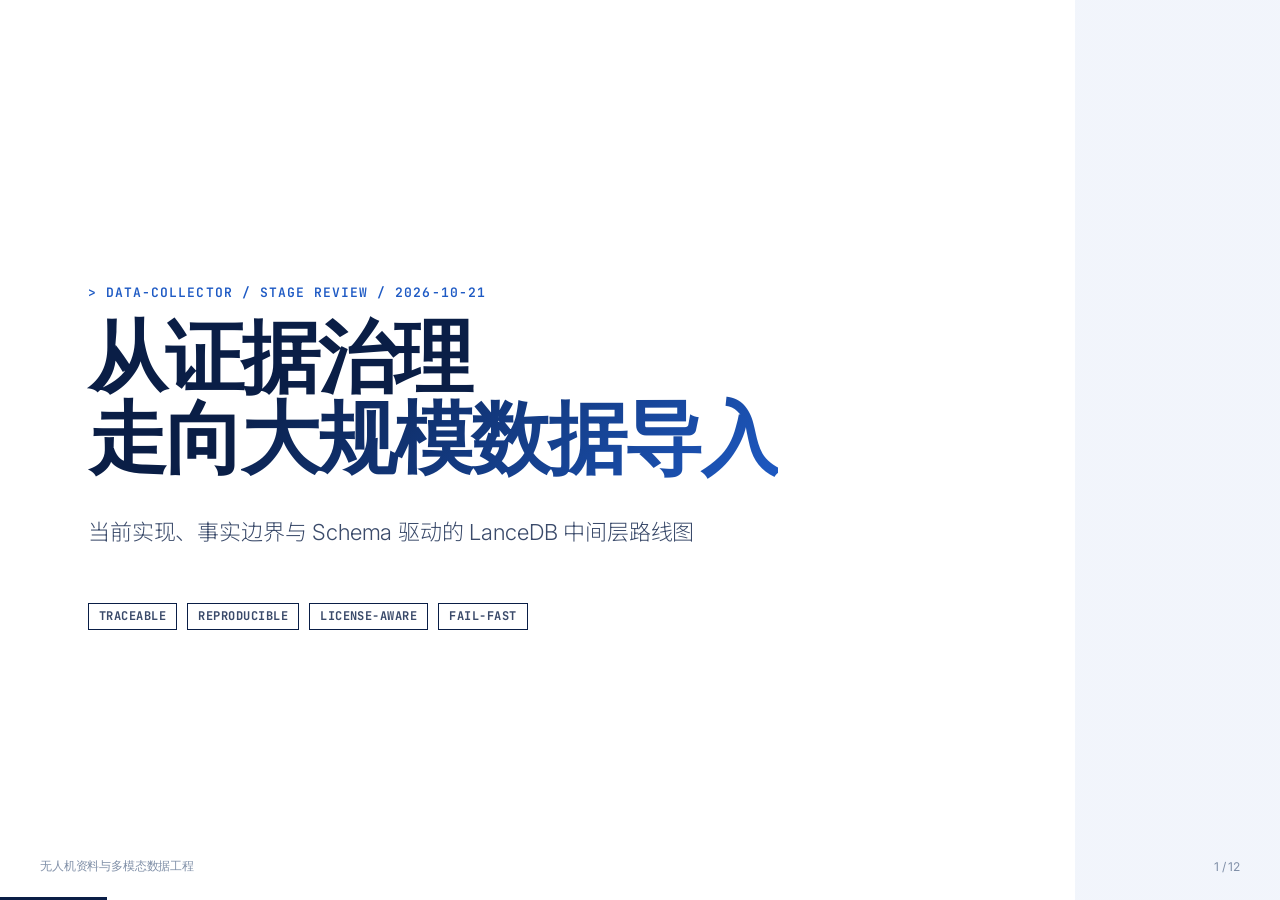
<file: docs/presentations/data-governance-roadmap/index.html>
<!DOCTYPE html>
<html lang="zh-CN">
<head>
  <meta charset="utf-8">
  <meta name="viewport" content="width=device-width,initial-scale=1">
  <title>data-collector：当前实现与下一步计划</title>
  <link rel="stylesheet" href="assets/fonts.css">
  <link rel="stylesheet" href="assets/base.css">
  <link rel="stylesheet" href="assets/animations/animations.css">
  <link rel="stylesheet" id="theme-link" href="assets/themes/engineering-whiteprint.css">
  <link rel="stylesheet" href="style.css">
</head>
<body class="tpl-tech-sharing" data-themes="engineering-whiteprint,minimal-white,blueprint,tokyo-night" data-theme-base="assets/themes/">
<div class="deck">

  <section class="slide cover" data-title="当前实现与下一步计划">
    <p class="kicker">data-collector / stage review / 2026-10-21</p>
    <h1 class="h1 anim-fade-up" data-anim="fade-up">从证据治理<br>走向<span class="gradient-text">大规模数据导入</span></h1>
    <p class="lede mt-m">当前实现、事实边界与 Schema 驱动的 LanceDB 中间层路线图</p>
    <div class="cover-meta mt-l">
      <span class="tag">TRACEABLE</span>
      <span class="tag">REPRODUCIBLE</span>
      <span class="tag">LICENSE-AWARE</span>
      <span class="tag">FAIL-FAST</span>
    </div>
    <div class="deck-footer"><span class="mono">无人机资料与多模态数据工程</span><span class="slide-number" data-current="1" data-total="12"></span></div>
    <div class="notes">这次展示分成两部分。前半部分只讲仓库里已经落地并有报告支撑的能力，后半部分讲暂未实现的 LanceDB 导入路线图。需要特别强调，当前系统已经具备治理和验收闭环，但还不是通用的大规模向量数据库导入器。</div>
  </section>

  <section class="slide" data-title="汇报路线">
    <p class="kicker">agenda.yaml</p>
    <h2 class="h2">一条主线，两段能力。</h2>
    <div class="stack mt-l">
      <div class="agenda-row"><span class="num">01</span><span class="t">项目解决什么问题</span><span class="d">定位</span></div>
      <div class="agenda-row"><span class="num">02</span><span class="t">当前已经实现什么</span><span class="d">事实</span></div>
      <div class="agenda-row"><span class="num">03</span><span class="t">结果如何被证明</span><span class="d">证据</span></div>
      <div class="agenda-row"><span class="num">04</span><span class="t">下一阶段如何存与导</span><span class="d">架构</span></div>
      <div class="agenda-row"><span class="num">05</span><span class="t">按什么顺序开发和验收</span><span class="d">路线图</span></div>
    </div>
    <div class="deck-footer"><span class="mono">current → evidence → evolution</span><span class="slide-number" data-current="2" data-total="12"></span></div>
    <div class="notes">汇报不按脚本逐个介绍，而是从问题、实现、证据、架构和计划依次展开。这样可以清楚区分已经实现的能力和仍处于规划阶段的能力，避免把路线图当成当前成果。</div>
  </section>

  <section class="slide" data-title="项目定位">
    <p class="kicker">01 / positioning</p>
    <h2 class="h2">重点不是“下载更多”，<br>而是让数据可以被信任。</h2>
    <div class="grid g3 mt-l">
      <div class="card card-accent"><h4>可追溯</h4><p class="dim">每个来源、字段、文件和结论都有 source、quote、locator 或哈希定位。</p></div>
      <div class="card card-accent"><h4>可复现</h4><p class="dim">成员交付保持只读，机器生成物能够通过统一入口重新构建。</p></div>
      <div class="card card-accent"><h4>许可可见</h4><p class="dim">未知、非商业、研究限定和不可再分发均保留为风险状态。</p></div>
    </div>
    <div class="callout mt-l"><strong>项目边界</strong><span>不是通用爬虫，不绕过访问控制，也不把小样本通过解释成全量数据已经验证。</span></div>
    <div class="deck-footer"><span class="mono">governance before scale</span><span class="slide-number" data-current="3" data-total="12"></span></div>
    <div class="notes">这一页要先把项目的评价标准讲清楚。成功不等于下载量最大，而是任意数据都能回答从哪里来、是否允许使用、有没有被改变、验证做到哪一步。</div>
  </section>

  <section class="slide" data-title="当前数据链路">
    <p class="kicker">02 / current architecture</p>
    <h2 class="h2">当前链路已经覆盖治理与验收。</h2>
    <div class="pipeline mt-l">
      <div class="pipe-node"><span class="pipe-id">A</span><h4>成员交付</h4><p>datasets / 只读</p></div>
      <div class="pipe-arrow">→</div>
      <div class="pipe-node"><span class="pipe-id">B</span><h4>标准化</h4><p>records / evidence</p></div>
      <div class="pipe-arrow">→</div>
      <div class="pipe-node"><span class="pipe-id">C</span><h4>治理门禁</h4><p>hash / duplicate / quality</p></div>
      <div class="pipe-arrow">→</div>
      <div class="pipe-node"><span class="pipe-id">D</span><h4>受控采集</h4><p>metadata / raw</p></div>
      <div class="pipe-arrow">→</div>
      <div class="pipe-node hero"><span class="pipe-id">E</span><h4>复现验收</h4><p>staging / reports</p></div>
    </div>
    <div class="grid g2 mt-l">
      <div class="card"><h4>离线重建</h4><p class="dim"><span class="mono">run_all.py</span> 负责导入、治理、门禁和测试，不访问网络。</p></div>
      <div class="card"><h4>独立数据验收</h4><p class="dim"><span class="mono">run_data_pipeline.py</span> 负责样本复现、原件抽检和治理重建。</p></div>
    </div>
    <div class="deck-footer"><span class="mono">immutable input → reproducible outputs</span><span class="slide-number" data-current="4" data-total="12"></span></div>
    <div class="notes">这里重点解释两个入口的边界。run_all 是离线治理重建，不负责下载；run_data_pipeline 是受控样本和已接收原件的验收，也不会把受限原始载荷复制到 curated。</div>
  </section>

  <section class="slide" data-title="已实现能力">
    <p class="kicker">03 / shipped capabilities</p>
    <h2 class="h2">六类能力已经落地。</h2>
    <div class="cap-grid mt-l">
      <div class="card"><span class="cap-num">01</span><h4>标准化导入</h4><p class="dim">型号、数据集、证据与来源</p></div>
      <div class="card"><span class="cap-num">02</span><h4>治理建模</h4><p class="dim">关系、冲突、缺口、许可</p></div>
      <div class="card"><span class="cap-num">03</span><h4>元数据采集</h4><p class="dim">GitHub、Mendeley、Zenodo、HTTP</p></div>
      <div class="card"><span class="cap-num">04</span><h4>受控下载</h4><p class="dim">HTTPS、大小上限、预期哈希、收据</p></div>
      <div class="card"><span class="cap-num">05</span><h4>质量门禁</h4><p class="dim">SHA-256、完全重复、Schema 校验</p></div>
      <div class="card"><span class="cap-num">06</span><h4>复现与看板</h4><p class="dim">小样本验收、报告和静态展示</p></div>
    </div>
    <div class="deck-footer"><span class="mono">implemented / tested / reported</span><span class="slide-number" data-current="5" data-total="12"></span></div>
    <div class="notes">六类能力都可以在仓库脚本、生成物和测试中找到对应证据。GitHub 当前只采集仓库元数据和 release 列表，不下载完整仓库或附件；受控下载目前主要用于已批准的 Mendeley 工件。</div>
  </section>

  <section class="slide" data-title="阶段结果">
    <p class="kicker">04 / evidence snapshot · 2026-10-08</p>
    <h2 class="h2">当前阶段有数字，也有边界。</h2>
    <div class="kpi-grid mt-l">
      <div class="kpi"><strong>4</strong><span>标准化型号</span></div>
      <div class="kpi"><strong>36</strong><span>字段证据</span></div>
      <div class="kpi"><strong>3</strong><span>数据集卡</span></div>
      <div class="kpi"><strong>25</strong><span>工程层来源</span></div>
      <div class="kpi"><strong>29</strong><span>标准化关系</span></div>
      <div class="kpi"><strong>126</strong><span>扫描文件</span></div>
      <div class="kpi good"><strong>0</strong><span>ERROR</span></div>
      <div class="kpi warn"><strong>4</strong><span>WARNING</span></div>
    </div>
    <div class="status-line mt-l"><span class="status good">PASS</span><span>DroneRF 官方 RAR 指定 segment 与受控样本哈希一致</span></div>
    <div class="deck-footer"><span class="mono">reports generated at 2026-10-08</span><span class="slide-number" data-current="6" data-total="12"></span></div>
    <div class="notes">这些数字来自 2026 年 10 月 8 日的现有报告，正式汇报前应重新运行流水线刷新。四个 Warning 是型号来源许可待审阅，不是文件损坏；三个受控样本的 Warning 是交付摘要与实际包清单冲突。</div>
  </section>

  <section class="slide" data-title="证据案例与边界">
    <p class="kicker">05 / proof chain</p>
    <h2 class="h2">DroneRF 已形成一条真实证据链。</h2>
    <div class="proof-chain mt-l">
      <div><b>官方 API</b><span>文件清单 / SHA-256</span></div><i>→</i>
      <div><b>受控下载</b><span>L/H 两个 RAR</span></div><i>→</i>
      <div><b>原件保全</b><span>raw / receipt</span></div><i>→</i>
      <div><b>指定抽取</b><span>segment 0</span></div><i>→</i>
      <div><b>交叉验证</b><span>哈希完全一致</span></div>
    </div>
    <div class="grid g2 mt-l">
      <div class="card boundary-ok"><h4>已经证明</h4><p class="dim">来源、下载文件、指定 segment 和受控样本之间能够建立哈希一致性。</p></div>
      <div class="card boundary-no"><h4>尚未证明</h4><p class="dim">全量 CSV 语义、全部标签、硬件同步、标定和模型效果均未完成逐项验证。</p></div>
    </div>
    <div class="deck-footer"><span class="mono">proof ≠ inference</span><span class="slide-number" data-current="7" data-total="12"></span></div>
    <div class="notes">这一页是当前实现最有说服力的案例，同时也要把边界讲完整。验证 segment 0 一致只能证明抽检范围内的文件身份，不能推导整个数据集的语义和标签都已经验证。</div>
  </section>

  <section class="slide" data-title="下一阶段定位">
    <p class="kicker">06 / target capability</p>
    <h2 class="h2">下一阶段：Schema 驱动的<br>数据治理与导入中间层。</h2>
    <div class="grid g2 mt-l">
      <div class="card card-accent">
        <h4>可复用引擎</h4>
        <p class="dim">扫描、计划、分块、批量写入、收据和独立验收形成稳定框架。</p>
        <div class="tag mt-m">ENGINE</div>
      </div>
      <div class="card card-accent">
        <h4>一次性任务</h4>
        <p class="dim">每个数据集显式选择 Schema、reader、chunker、transform 和目标表。</p>
        <div class="tag mt-m">JOB + SCHEMA</div>
      </div>
    </div>
    <div class="callout mt-l"><strong>关键原则</strong><span>不自动猜格式，不自动切模型，不跳过坏文件；未注册能力直接报错。</span></div>
    <div class="deck-footer"><span class="mono">reusable engine / explicit job contract</span><span class="slide-number" data-current="8" data-total="12"></span></div>
    <div class="notes">目标不是做一个包含大量分支的万能脚本，而是做一个稳定引擎。数据集差异由显式 Schema 和注册处理器表达，任何未声明的情况都应失败并留下证据。</div>
  </section>

  <section class="slide" data-title="下一阶段存储架构">
    <p class="kicker">07 / storage architecture</p>
    <h2 class="h2">Raw 保存事实，LanceDB 提供消费能力。</h2>
    <div class="storage-flow mt-l">
      <div class="storage-card raw"><span>01</span><h4>RAW</h4><p>原始文件、URL、哈希、许可、收据</p><small>只增不改</small></div>
      <div class="pipe-arrow">→</div>
      <div class="storage-card"><span>02</span><h4>STAGING</h4><p>解压、解析、标准化、分块、特征</p><small>可重建</small></div>
      <div class="pipe-arrow">→</div>
      <div class="storage-card target"><span>03</span><h4>LanceDB</h4><p>chunk、metadata、vector、原件定位</p><small>可查询</small></div>
      <div class="pipe-arrow">→</div>
      <div class="storage-card"><span>04</span><h4>REPORTS</h4><p>manifest、receipt、quality report</p><small>可审计</small></div>
    </div>
    <p class="lede mt-l">大型视频、音频、压缩包默认不重复塞入数据库；数据库保存标准化分块、向量与原始对象 URI。</p>
    <div class="deck-footer"><span class="mono">archive separately / index deliberately</span><span class="slide-number" data-current="9" data-total="12"></span></div>
    <div class="notes">需要明确回答“是不是下载后全部存数据库”。答案是否定的：Raw 原件保持独立，LanceDB 保存可消费的数据与定位。小型文本或固定数组是否内联，由 Schema 的 payload_mode 明确决定。</div>
  </section>

  <section class="slide" data-title="LanceDB 数据模型">
    <p class="kicker">08 / data model</p>
    <h2 class="h2">两张核心表建立追溯关系。</h2>
    <div class="grid g2 mt-l model-grid">
      <div class="terminal">
        <div class="bar"><span class="dot"></span><span class="dot"></span><span class="dot"></span><span>assets</span></div>
        <div class="schema-list">
          <b>asset_id</b><span>确定性 ID</span>
          <b>source_uri</b><span>原始对象位置</span>
          <b>source_sha256</b><span>身份校验</span>
          <b>license_status</b><span>使用边界</span>
          <b>schema_version</b><span>导入契约</span>
        </div>
      </div>
      <div class="terminal">
        <div class="bar"><span class="dot"></span><span class="dot"></span><span class="dot"></span><span>chunks</span></div>
        <div class="schema-list">
          <b>chunk_id</b><span>确定性 ID</span>
          <b>asset_id</b><span>原件引用</span>
          <b>locator</b><span>时间 / 帧 / 行 / 偏移</span>
          <b>payload_uri</b><span>载荷位置</span>
          <b>transform_version</b><span>处理版本</span>
        </div>
      </div>
    </div>
    <div class="formula mt-l"><span>chunk_id</span><strong>= SHA256(asset_id + locator + transform + version)</strong></div>
    <div class="deck-footer"><span class="mono">same input + same contract = same identity</span><span class="slide-number" data-current="10" data-total="12"></span></div>
    <div class="notes">首期用 assets 和 chunks 两张表即可表达原件与分块。LanceDB 没有关系数据库式外键约束，因此独立验收程序必须检查所有 chunk 都能找到存在且哈希一致的 asset。</div>
  </section>

  <section class="slide" data-title="开发路线图">
    <p class="kicker">09 / roadmap</p>
    <h2 class="h2">先证明契约，再扩大规模。</h2>
    <div class="roadmap mt-l">
      <div class="road-step active"><b>M0</b><span>需求契约</span><small>查询目标 / 存储边界</small></div>
      <div class="road-step"><b>M1</b><span>只读规划器</span><small>Schema / 空间估算</small></div>
      <div class="road-step"><b>M2</b><span>小样本导入</span><small>DroneRF / LanceDB</small></div>
      <div class="road-step"><b>M3</b><span>独立验收</span><small>引用 / 边界 / 回读</small></div>
      <div class="road-step"><b>M4</b><span>规模验证</span><small>1 GB → 20 GB → 全量</small></div>
      <div class="road-step"><b>M5</b><span>向量检索</span><small>模型 / 维度 / 索引</small></div>
      <div class="road-step"><b>M6</b><span>多模态扩展</span><small>MMAUD / Anti-UAV300</small></div>
    </div>
    <div class="callout mt-l"><strong>首个 MVP</strong><span>已经验收的 DroneRF L/H CSV → 显式固定窗口 → assets/chunks → 独立回读验证。</span></div>
    <div class="deck-footer"><span class="mono">controlled sample before hundreds of GB</span><span class="slide-number" data-current="11" data-total="12"></span></div>
    <div class="notes">开发顺序刻意把 embedding 放在后面。先证明存储、身份、分块、重复运行和追溯都可靠，再决定 RF 特征模型；否则几百 GB 数据可能按照错误语义被批量写入。</div>
  </section>

  <section class="slide closing" data-title="结论">
    <p class="kicker">10 / decision</p>
    <h2 class="h2">当前闭环已经成立，<br>下一步从<span class="gradient-text">契约</span>开始。</h2>
    <div class="grid g2 mt-l">
      <div class="card"><h4>现在</h4><p class="dim">采集、下载、哈希、去重、质量门禁、样本复现、治理报告。</p><span class="status good mt-m">IMPLEMENTED</span></div>
      <div class="card"><h4>下一步</h4><p class="dim">Schema、导入计划、确定性 ID、LanceDB writer、独立验收、阶梯压测。</p><span class="status mt-m">PLANNED</span></div>
    </div>
    <div class="next-decision mt-l"><span>实施前先确认</span><strong>第一条真实查询目标 + DroneRF 分块契约 + 存储位置</strong></div>
    <div class="deck-footer"><span class="mono">docs/plans/lancedb_ingestion_roadmap.md</span><span class="slide-number" data-current="12" data-total="12"></span></div>
    <div class="notes">最后把决策收口到三个问题：第一条真实查询是什么、DroneRF 窗口如何定义、首期数据存在哪里。只有这三个问题达成一致后，才进入依赖和代码实现。</div>
  </section>

</div>
<script src="assets/runtime.js"></script>
</body>
</html>
</file>
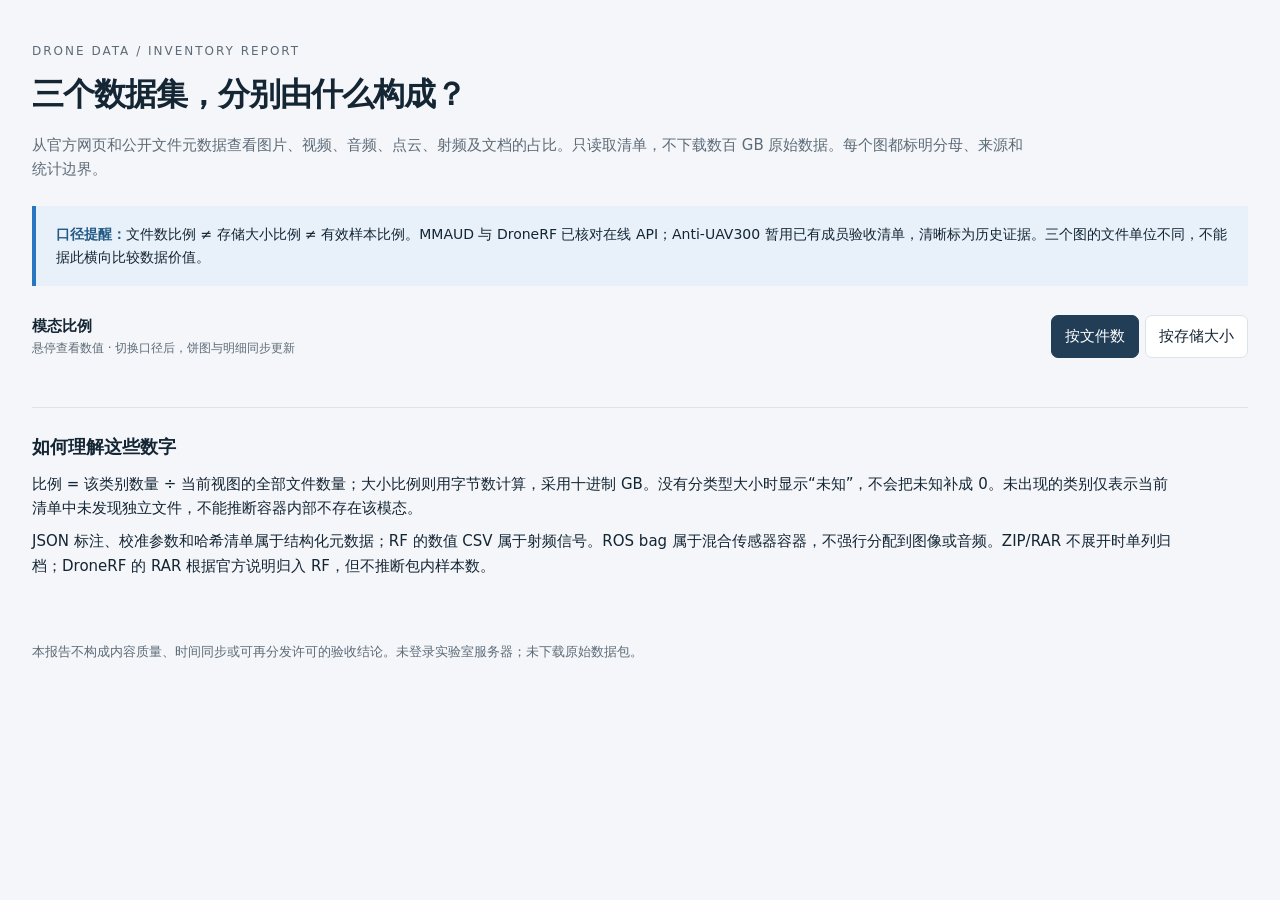
<file: templates/modality_report.html>
<!doctype html>
<html lang="zh-CN">
<head>
<meta charset="utf-8"><meta name="viewport" content="width=device-width,initial-scale=1">
<title>无人机数据集 · 模态构成报告</title>
<style>
:root{color-scheme:light;--bg:#f4f6f9;--ink:#142534;--muted:#5d6b78;--line:#dce3e9;--paper:#fff;--blue:#2975bf}
*{box-sizing:border-box}body{margin:0;background:var(--bg);color:var(--ink);font:15px/1.65 system-ui,"Microsoft YaHei",sans-serif}
main{max-width:1480px;margin:auto;padding:42px 32px}h1{font-size:32px;letter-spacing:-1px;margin:6px 0 12px}h2{font-size:23px;margin:0}h3{font-size:18px;margin:0 0 10px}p{margin:8px 0}.eyebrow{font-size:12px;letter-spacing:2px;color:var(--muted)}.intro{max-width:1000px;color:var(--muted)}
.topline,.tools,.cardhead{display:flex;justify-content:space-between;align-items:center;gap:16px;flex-wrap:wrap}.stamp{font-size:13px;color:var(--muted)}
.notice{margin:24px 0;padding:17px 20px;background:#e8f1fa;border-left:4px solid var(--blue);font-size:14px}.notice strong{color:#245b87}
.tools{margin:28px 0 20px}button,select{font:inherit;border:1px solid var(--line);border-radius:7px;background:var(--paper);color:var(--ink);padding:8px 13px;cursor:pointer}button.active{color:white;background:#213e56;border-color:#213e56}button:focus-visible,select:focus-visible{outline:3px solid #7cadd8;outline-offset:3px}.controls{display:flex;gap:6px}
.grid{display:grid;grid-template-columns:repeat(3,minmax(0,1fr));gap:20px;align-items:start}.card{background:var(--paper);border:1px solid var(--line);border-radius:14px;padding:24px;min-width:0}.badge{font-size:12px;padding:3px 9px;border-radius:20px;background:#e8f5ef;color:#246548;white-space:nowrap}.badge.historical{background:#fff1d9;color:#875b16}.scope{min-height:72px;font-size:13px;color:var(--muted)}select{width:100%;font-size:13px;padding:8px}.chart{height:270px;display:grid;place-items:center;position:relative}.chart svg{width:250px;height:250px;max-width:100%;overflow:visible}.chart .center{position:absolute;display:flex;flex-direction:column;text-align:center;pointer-events:none}.center strong{font-size:26px;line-height:1.25}.center span{font-size:12px;color:var(--muted)}.chart-empty{color:#875b16;text-align:center;background:#fff7e9;border-radius:10px;padding:20px;max-width:100%}
.legend{display:grid;gap:7px;margin:0 0 20px}.legend-row{display:flex;gap:8px;align-items:center;font-size:13px}.legend-row .value{margin-left:auto;font-variant-numeric:tabular-nums}.dot{width:10px;height:10px;border-radius:50%;flex:none}.muted{color:var(--muted)}.note{font-size:13px;color:var(--muted);margin-top:16px}.note.warn{color:#875b16}.totals{display:flex;justify-content:space-between;border-top:1px solid var(--line);padding-top:12px;font-size:13px;gap:10px}
.detail{margin-top:24px;padding:24px;background:var(--paper);border:1px solid var(--line);border-radius:12px}.detail ul{padding-left:22px;margin:12px 0}.detail li{margin-bottom:5px}.table-wrap{overflow:auto;margin-top:15px}table{border-collapse:collapse;width:100%;font-size:13px}th,td{padding:9px 12px;border-bottom:1px solid var(--line);text-align:right;white-space:nowrap}th:first-child,td:first-child{text-align:left}th{color:var(--muted);font-weight:500}td{font-variant-numeric:tabular-nums}a{color:#24679d;text-underline-offset:3px}.source-links{display:flex;gap:18px;flex-wrap:wrap;margin:14px 0;font-size:13px}details{font-size:12px;color:var(--muted);margin-top:14px}pre{white-space:pre-wrap;overflow-wrap:anywhere;padding:16px;background:var(--bg)}footer{margin-top:30px;color:var(--muted);font-size:13px}.methods{padding:24px 0;border-top:1px solid var(--line);margin-top:28px}.methods p{max-width:1150px}.statline{font-size:13px;color:var(--muted);margin-top:5px}.tiny{font-size:12px}.hidden{display:none}
@media(max-width:1120px){main{padding:28px 20px}.grid{grid-template-columns:1fr}.card{display:grid;grid-template-columns:1fr 1fr;gap:0 24px}.cardhead,.scope,.view,.totals,.note{grid-column:1/-1}.chart{grid-column:1}.legend{grid-column:2;grid-row:4;align-content:center}.scope{min-height:auto}.chart{height:260px}}@media(max-width:600px){main{padding:24px 14px}h1{font-size:26px}.card{display:block;padding:20px}.chart{height:265px}.detail{padding:18px}.tools{align-items:start}.controls button{font-size:14px}.stamp{font-size:12px}}
@media print{main{max-width:none;padding:10px}.grid{display:block}.card,.detail{break-inside:avoid;margin-bottom:14px}.tools{display:none}body{background:white}select{border:0}details{display:none}}
</style>
</head>
<body><main>
<div class="topline"><span class="eyebrow">DRONE DATA / INVENTORY REPORT</span><span class="stamp" id="stamp"></span></div>
<h1>三个数据集，分别由什么构成？</h1>
<p class="intro">从官方网页和公开文件元数据查看图片、视频、音频、点云、射频及文档的占比。只读取清单，不下载数百 GB 原始数据。每个图都标明分母、来源和统计边界。</p>
<div class="notice"><strong>口径提醒：</strong>文件数比例 ≠ 存储大小比例 ≠ 有效样本比例。MMAUD 与 DroneRF 已核对在线 API；Anti-UAV300 暂用已有成员验收清单，清晰标为历史证据。三个图的文件单位不同，不能据此横向比较数据价值。</div>
<div class="tools"><div><strong>模态比例</strong><div class="tiny muted">悬停查看数值 · 切换口径后，饼图与明细同步更新</div></div><div class="controls" aria-label="统计口径"><button type="button" data-metric="count" class="active" aria-pressed="true">按文件数</button><button type="button" data-metric="bytes" aria-pressed="false">按存储大小</button></div></div>
<section class="grid" id="cards" aria-label="三个数据集比例饼图"></section>
<section id="details" aria-label="统计明细与证据"></section>
<section class="methods"><h3>如何理解这些数字</h3><p>比例 = 该类别数量 ÷ 当前视图的全部文件数量；大小比例则用字节数计算，采用十进制 GB。没有分类型大小时显示“未知”，不会把未知补成 0。未出现的类别仅表示当前清单中未发现独立文件，不能推断容器内部不存在该模态。</p><p>JSON 标注、校准参数和哈希清单属于结构化元数据；RF 的数值 CSV 属于射频信号。ROS bag 属于混合传感器容器，不强行分配到图像或音频。ZIP/RAR 不展开时单列归档；DroneRF 的 RAR 根据官方说明归入 RF，但不推断包内样本数。</p></section>
<footer>本报告不构成内容质量、时间同步或可再分发许可的验收结论。未登录实验室服务器；未下载原始数据包。</footer>
<noscript>请启用 JavaScript 查看本地饼图和数据表；机器可读结果见同目录对应 JSON 报告。</noscript>
</main>
<script type="application/json" id="report-data">__REPORT_JSON__</script>
<script>
"use strict";
const report=JSON.parse(document.getElementById('report-data').textContent);
const labels={image:'图片',video:'视频',audio:'音频',lidar:'激光雷达点云',radar:'毫米波雷达点云',rf:'射频信号',trajectory:'轨迹 / 真值',text:'文本 / 文档',annotation:'标注 / 结构化元数据',code:'代码',mixed:'混合传感器容器',archive:'未展开归档',unknown:'其他 / 未知'};
const colors={image:'#3c83c3',video:'#8b63bd',audio:'#dc9c36',lidar:'#2a9a8f',radar:'#d77358',rf:'#4874a0',trajectory:'#8d9e43',text:'#b77f9d',annotation:'#8e9dae',code:'#635f74',mixed:'#536b7f',archive:'#c2a16b',unknown:'#b5b9bf'};
let metric='count';const selected={};report.datasets.forEach(d=>selected[d.id]=0);
const el=(tag,cls,text)=>{const n=document.createElement(tag);if(cls)n.className=cls;if(text!==undefined)n.textContent=text;return n};
const fmt=n=>n.toLocaleString('zh-CN');
const size=n=>n>=1e9?(n/1e9).toFixed(3)+' GB':n>=1e6?(n/1e6).toFixed(2)+' MB':n>=1e3?(n/1e3).toFixed(2)+' KB':fmt(n)+' B';
const pct=(n,t)=>t?(n/t*100<0.01&&n>0?'<0.01%':(n/t*100).toFixed(2)+'%'):'—';
document.getElementById('stamp').textContent='生成于 '+new Date(report.generated_at).toLocaleString('zh-CN',{timeZone:'Asia/Shanghai',hour12:false})+' UTC+8';
function donut(inv){const wrapper=el('div','chart');if(metric==='bytes'&&inv.unknown_sizes){wrapper.append(el('div','chart-empty','缺少分类字节数\n无法计算大小占比'));return wrapper;}
 const total=metric==='count'?inv.file_count:inv.known_bytes;if(!total){wrapper.append(el('div','chart-empty','该视图没有可统计记录'));return wrapper;}
 const ns='http://www.w3.org/2000/svg',svg=document.createElementNS(ns,'svg');svg.setAttribute('viewBox','0 0 250 250');svg.setAttribute('role','img');svg.setAttribute('aria-label',inv.categories.map(c=>c.label+' '+pct(c[metric],total)).join('；'));
 let offset=0;const circumference=2*Math.PI*91;inv.categories.filter(c=>c[metric]>0).sort((a,b)=>b[metric]-a[metric]).forEach(c=>{const circle=document.createElementNS(ns,'circle');circle.setAttribute('cx','125');circle.setAttribute('cy','125');circle.setAttribute('r','91');circle.setAttribute('fill','none');circle.setAttribute('stroke',colors[c.category]);circle.setAttribute('stroke-width','35');circle.setAttribute('stroke-dasharray',c[metric]/total*circumference+' '+circumference);circle.setAttribute('stroke-dashoffset',-offset);circle.setAttribute('transform','rotate(-90 125 125)');const title=document.createElementNS(ns,'title');title.textContent=c.label+'：'+(metric==='count'?fmt(c.count)+' 个':size(c.bytes))+' / '+pct(c[metric],total);circle.append(title);svg.append(circle);offset+=c[metric]/total*circumference;});wrapper.append(svg);
 const center=el('div','center');center.append(el('strong','',metric==='count'?fmt(total):(total/1e9).toFixed(2)),el('span','',metric==='count'?'个逻辑文件 / 发布包':'GB · 当前视图'));wrapper.append(center);return wrapper;}
function render(){const cards=document.getElementById('cards'),details=document.getElementById('details');cards.replaceChildren();details.replaceChildren();
 for(const d of report.datasets){const view=d.views[selected[d.id]],inv=view.inventory,total=metric==='count'?inv.file_count:inv.known_bytes,valid=metric!=='bytes'||!inv.unknown_sizes;
 const card=el('article','card'),head=el('div','cardhead');head.append(el('h2','',d.name),el('span','badge '+d.status_kind,d.status));card.append(head,el('p','scope',d.scope));
 const select=el('select','view');select.setAttribute('aria-label',d.name+'统计范围');d.views.forEach((v,i)=>{const o=el('option','',v.label);o.value=i;o.selected=i===selected[d.id];select.append(o)});select.addEventListener('change',()=>{selected[d.id]=Number(select.value);render()});card.append(select,donut(inv));
 const legend=el('div','legend');for(const c of inv.categories){const row=el('div','legend-row'),dot=el('span','dot');dot.style.background=colors[c.category];row.append(dot,el('span','',c.label),el('span','value',valid?pct(c[metric],total):'未知'));legend.append(row)}card.append(legend);
 const totals=el('div','totals');totals.append(el('span','',fmt(inv.file_count)+' 个文件'),el('span','',inv.unknown_sizes?'分类大小未知':size(inv.known_bytes)));card.append(totals,el('p','note'+(d.status_kind==='historical'?' warn':''),d.status_kind==='historical'?'历史记录时间：'+d.checked_at+'；本次在线目录未取得。':'在线核对时间：'+d.checked_at));cards.append(card);
 const detail=el('article','detail');detail.append(el('h3','',d.name+' · 分类明细'),el('p','statline',view.label+' · 许可：'+d.license));
 const table=el('table'),thead=el('thead'),tr=el('tr');['类型','文件数','文件数占比','大小','大小占比'].forEach(t=>tr.append(el('th','',t)));thead.append(tr);table.append(thead);const tbody=el('tbody');for(const [key,label] of Object.entries(labels)){const c=inv.categories.find(c=>c.category===key)||{count:0,bytes:0,unknown_sizes:0};const r=el('tr');[label,fmt(c.count),pct(c.count,inv.file_count),inv.unknown_sizes?'未知':size(c.bytes),inv.unknown_sizes?'未知':pct(c.bytes,inv.known_bytes)].forEach(t=>r.append(el('td','',t)));tbody.append(r)}table.append(tbody);const wrap=el('div','table-wrap');wrap.append(table);detail.append(wrap);
 const notes=el('ul');d.notes.forEach(n=>notes.append(el('li','',n)));detail.append(notes);const links=el('div','source-links');d.links.forEach(link=>{const a=el('a','',link.label);a.href=link.url;a.target='_blank';a.rel='noopener noreferrer';links.append(a)});detail.append(links);
 const evidence=el('details');evidence.append(el('summary','','查看证据与复现信息'),el('pre','',JSON.stringify({checked_at:d.checked_at,revision:d.revision,evidence:d.evidence,metadata_response_bytes:d.metadata_response_bytes,latest_metadata_attempt:d.latest_metadata_attempt,extensions:inv.extensions},null,2)));detail.append(evidence);details.append(detail);
 }}
document.querySelectorAll('[data-metric]').forEach(button=>button.addEventListener('click',()=>{metric=button.dataset.metric;document.querySelectorAll('[data-metric]').forEach(b=>{b.classList.toggle('active',b===button);b.setAttribute('aria-pressed',String(b===button))});render()}));render();
</script></body></html>
</file>
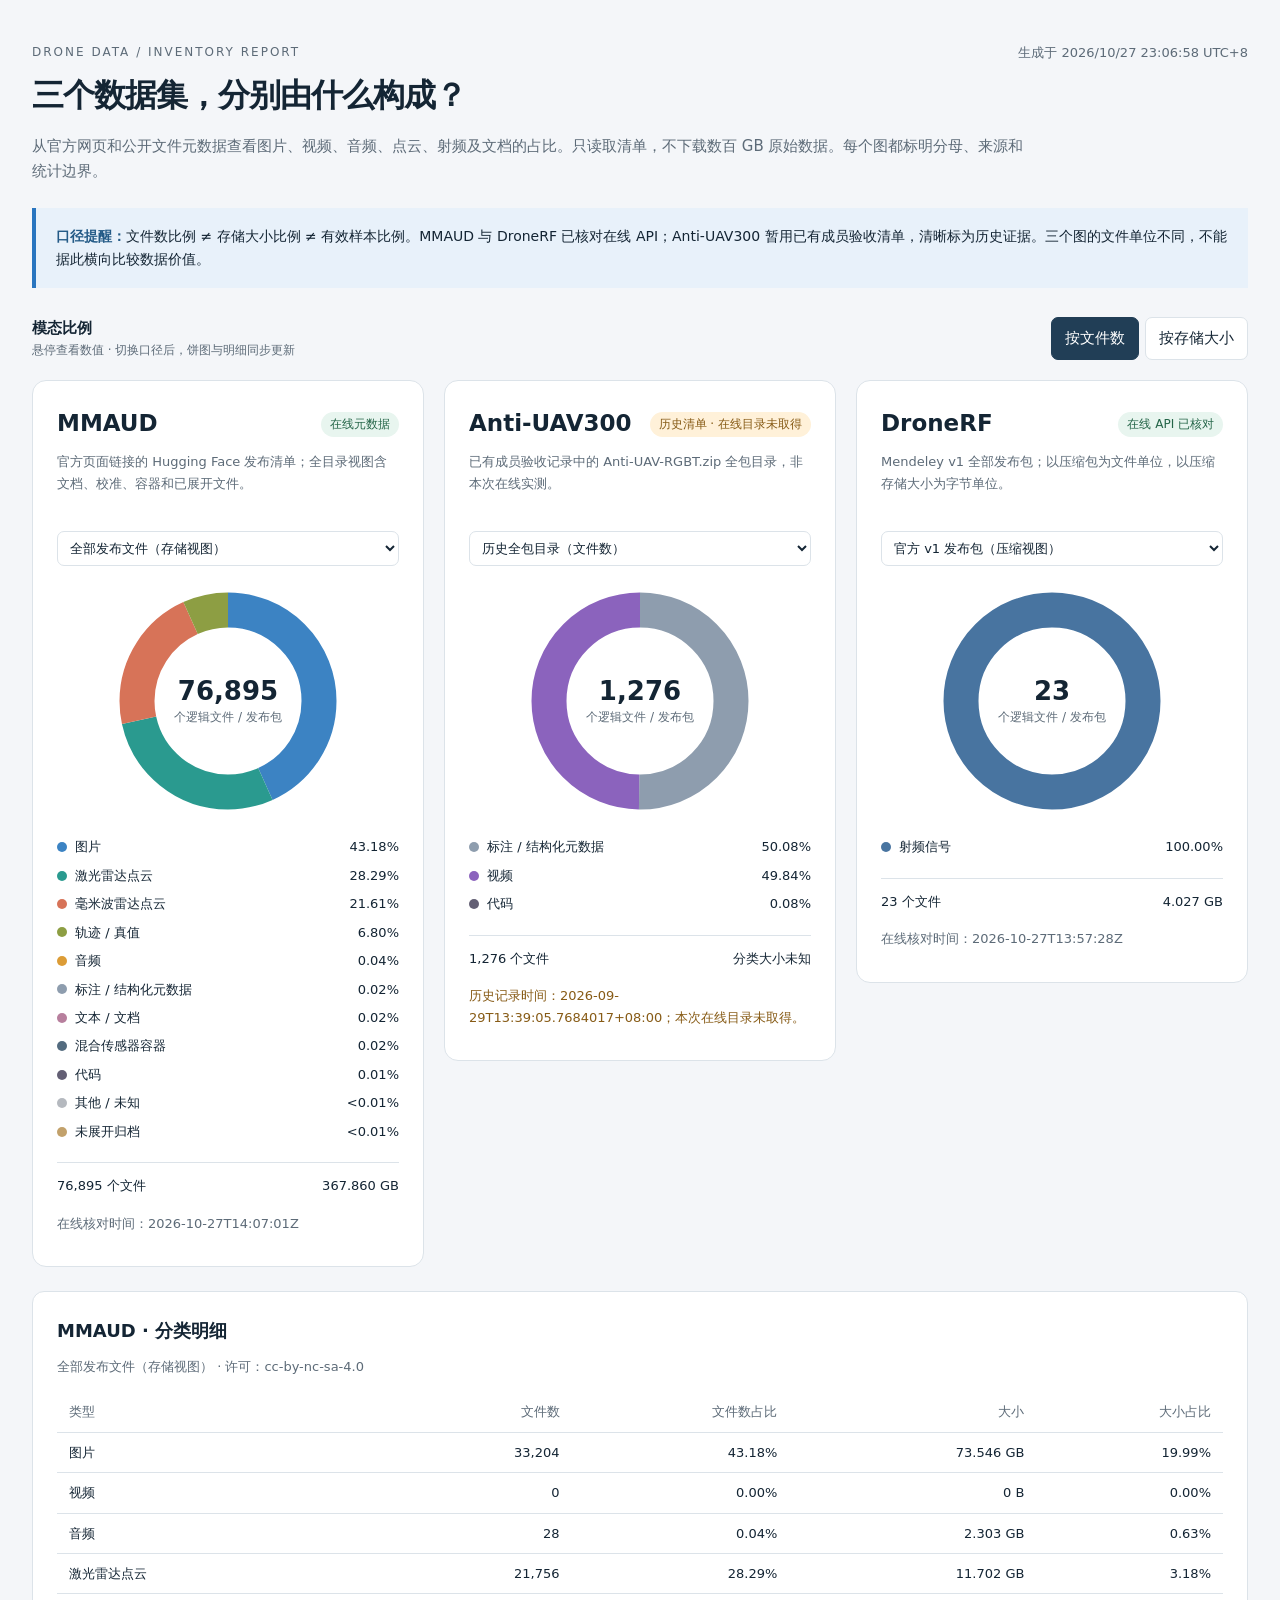
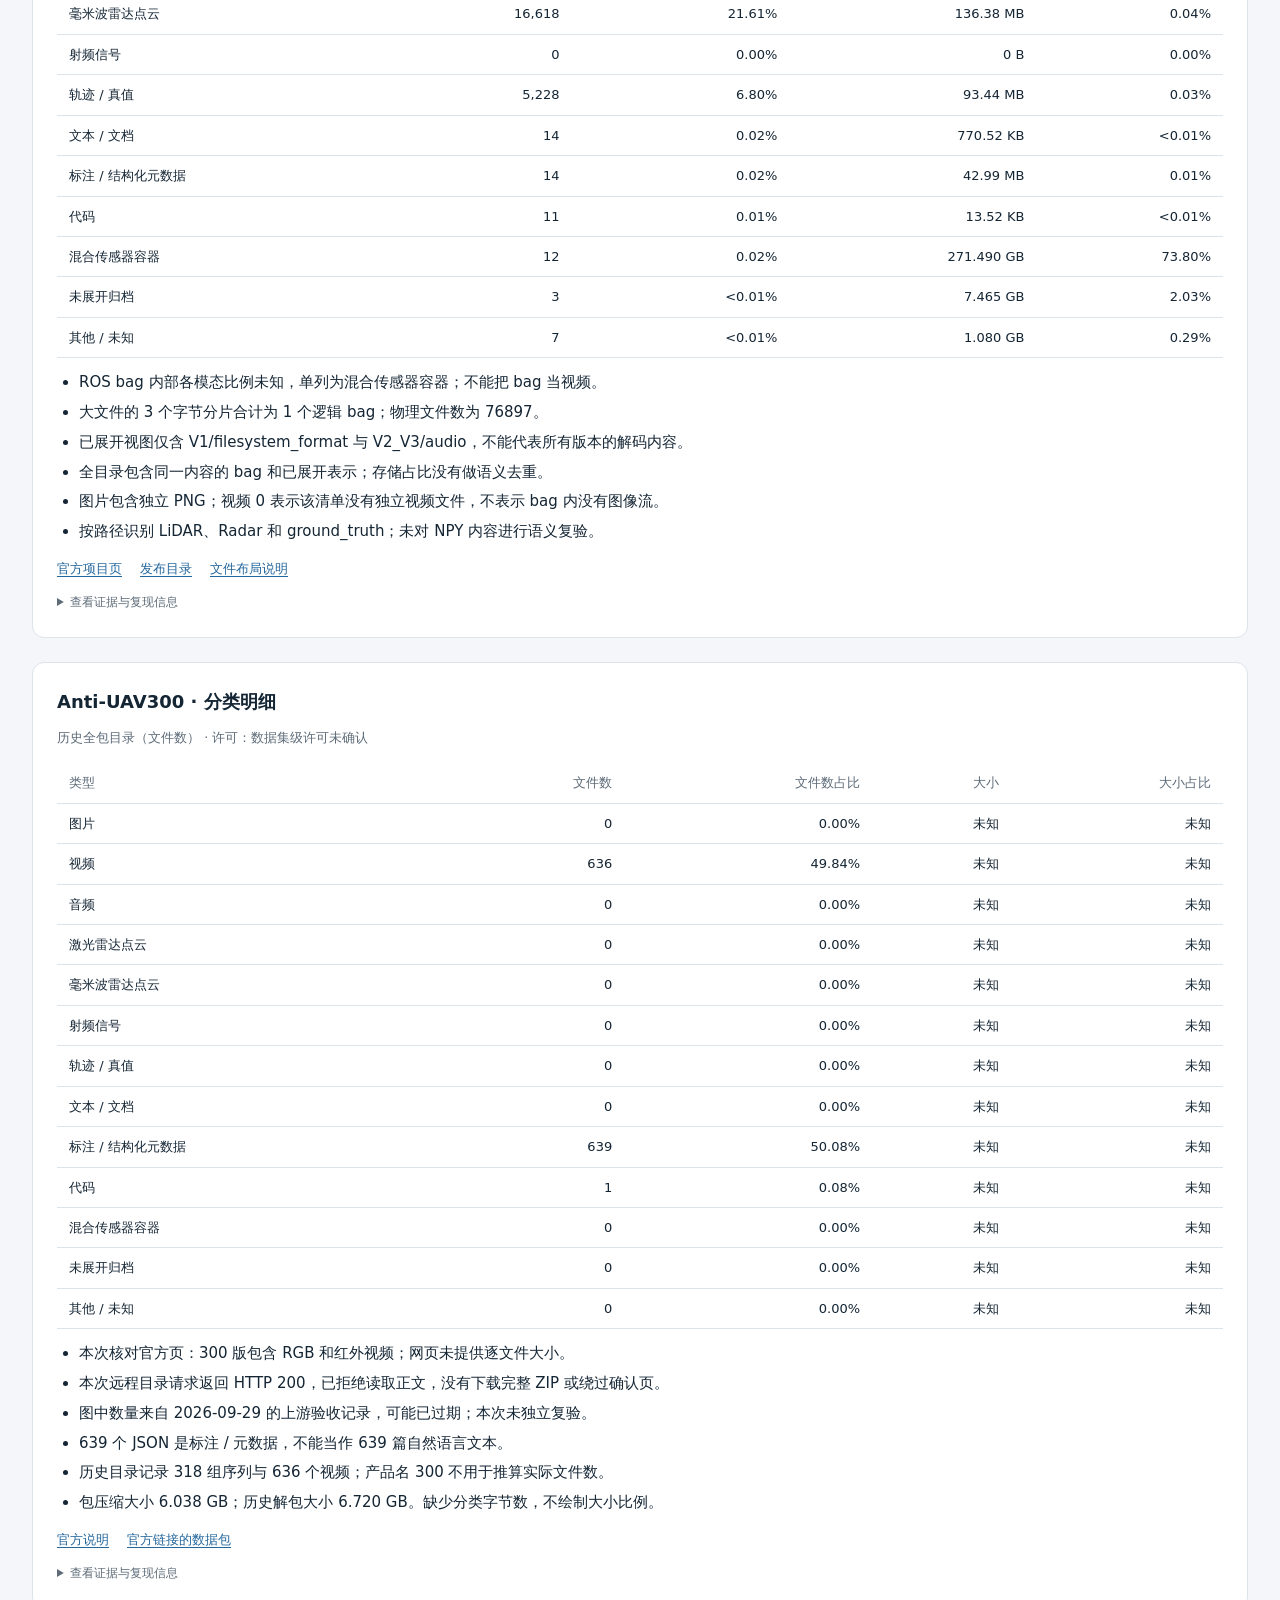
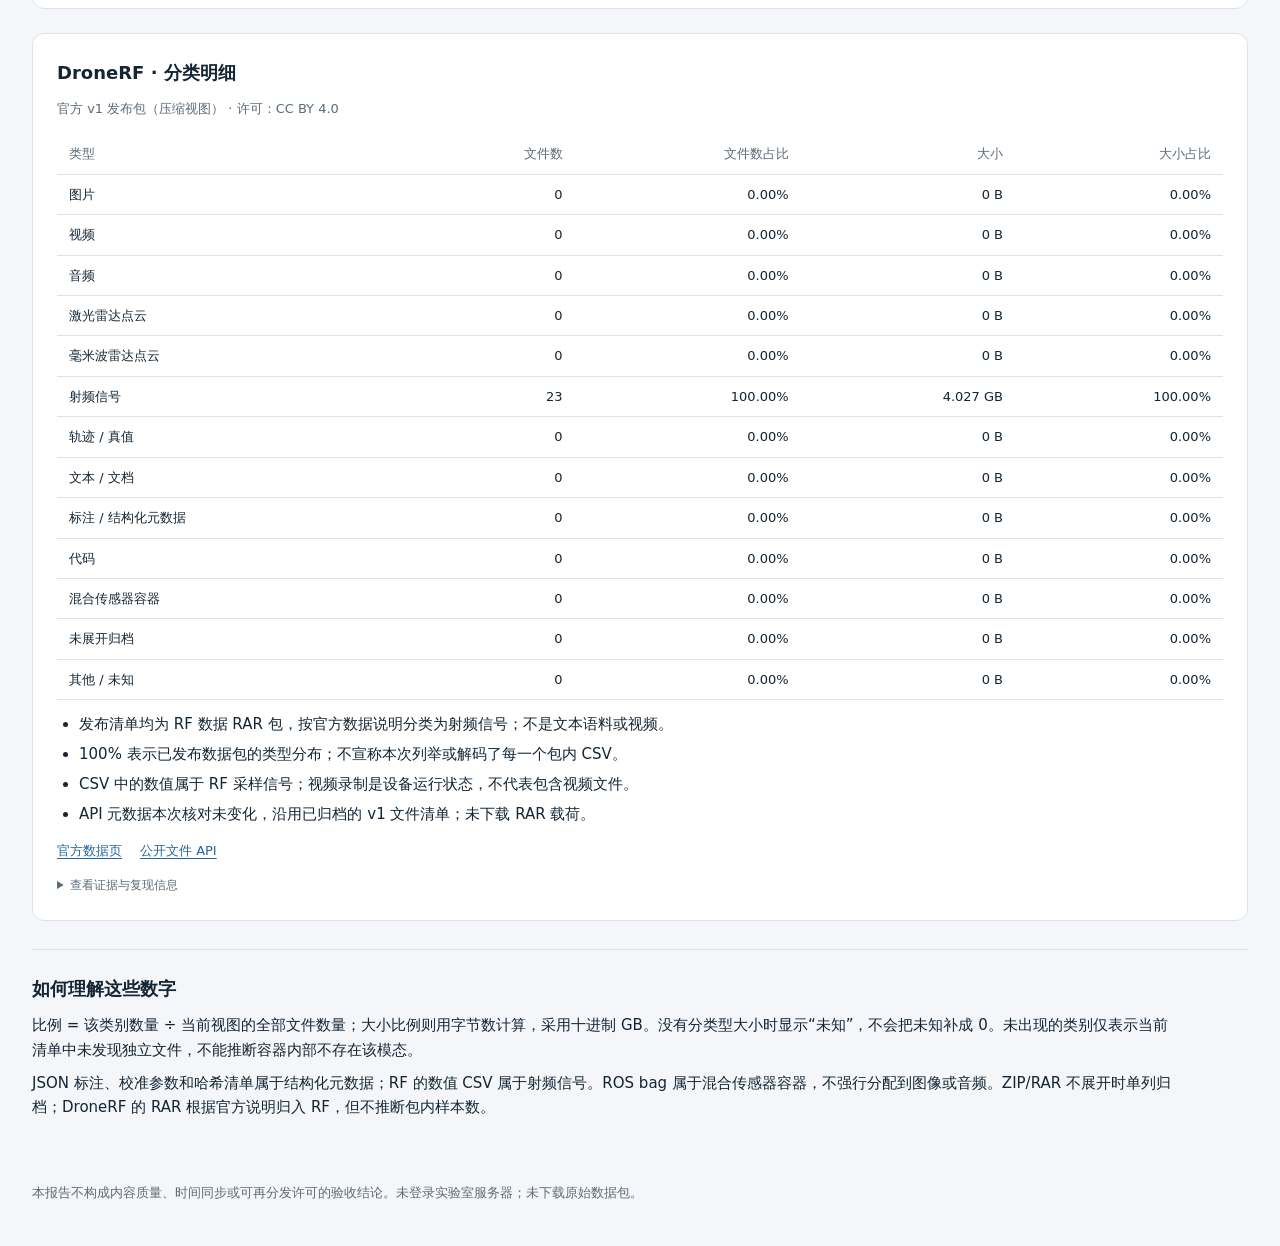
<file: data/reports/dataset_modality_report.html>
<!doctype html>
<html lang="zh-CN">
<head>
<meta charset="utf-8"><meta name="viewport" content="width=device-width,initial-scale=1">
<title>无人机数据集 · 模态构成报告</title>
<style>
:root{color-scheme:light;--bg:#f4f6f9;--ink:#142534;--muted:#5d6b78;--line:#dce3e9;--paper:#fff;--blue:#2975bf}
*{box-sizing:border-box}body{margin:0;background:var(--bg);color:var(--ink);font:15px/1.65 system-ui,"Microsoft YaHei",sans-serif}
main{max-width:1480px;margin:auto;padding:42px 32px}h1{font-size:32px;letter-spacing:-1px;margin:6px 0 12px}h2{font-size:23px;margin:0}h3{font-size:18px;margin:0 0 10px}p{margin:8px 0}.eyebrow{font-size:12px;letter-spacing:2px;color:var(--muted)}.intro{max-width:1000px;color:var(--muted)}
.topline,.tools,.cardhead{display:flex;justify-content:space-between;align-items:center;gap:16px;flex-wrap:wrap}.stamp{font-size:13px;color:var(--muted)}
.notice{margin:24px 0;padding:17px 20px;background:#e8f1fa;border-left:4px solid var(--blue);font-size:14px}.notice strong{color:#245b87}
.tools{margin:28px 0 20px}button,select{font:inherit;border:1px solid var(--line);border-radius:7px;background:var(--paper);color:var(--ink);padding:8px 13px;cursor:pointer}button.active{color:white;background:#213e56;border-color:#213e56}button:focus-visible,select:focus-visible{outline:3px solid #7cadd8;outline-offset:3px}.controls{display:flex;gap:6px}
.grid{display:grid;grid-template-columns:repeat(3,minmax(0,1fr));gap:20px;align-items:start}.card{background:var(--paper);border:1px solid var(--line);border-radius:14px;padding:24px;min-width:0}.badge{font-size:12px;padding:3px 9px;border-radius:20px;background:#e8f5ef;color:#246548;white-space:nowrap}.badge.historical{background:#fff1d9;color:#875b16}.scope{min-height:72px;font-size:13px;color:var(--muted)}select{width:100%;font-size:13px;padding:8px}.chart{height:270px;display:grid;place-items:center;position:relative}.chart svg{width:250px;height:250px;max-width:100%;overflow:visible}.chart .center{position:absolute;display:flex;flex-direction:column;text-align:center;pointer-events:none}.center strong{font-size:26px;line-height:1.25}.center span{font-size:12px;color:var(--muted)}.chart-empty{color:#875b16;text-align:center;background:#fff7e9;border-radius:10px;padding:20px;max-width:100%}
.legend{display:grid;gap:7px;margin:0 0 20px}.legend-row{display:flex;gap:8px;align-items:center;font-size:13px}.legend-row .value{margin-left:auto;font-variant-numeric:tabular-nums}.dot{width:10px;height:10px;border-radius:50%;flex:none}.muted{color:var(--muted)}.note{font-size:13px;color:var(--muted);margin-top:16px}.note.warn{color:#875b16}.totals{display:flex;justify-content:space-between;border-top:1px solid var(--line);padding-top:12px;font-size:13px;gap:10px}
.detail{margin-top:24px;padding:24px;background:var(--paper);border:1px solid var(--line);border-radius:12px}.detail ul{padding-left:22px;margin:12px 0}.detail li{margin-bottom:5px}.table-wrap{overflow:auto;margin-top:15px}table{border-collapse:collapse;width:100%;font-size:13px}th,td{padding:9px 12px;border-bottom:1px solid var(--line);text-align:right;white-space:nowrap}th:first-child,td:first-child{text-align:left}th{color:var(--muted);font-weight:500}td{font-variant-numeric:tabular-nums}a{color:#24679d;text-underline-offset:3px}.source-links{display:flex;gap:18px;flex-wrap:wrap;margin:14px 0;font-size:13px}details{font-size:12px;color:var(--muted);margin-top:14px}pre{white-space:pre-wrap;overflow-wrap:anywhere;padding:16px;background:var(--bg)}footer{margin-top:30px;color:var(--muted);font-size:13px}.methods{padding:24px 0;border-top:1px solid var(--line);margin-top:28px}.methods p{max-width:1150px}.statline{font-size:13px;color:var(--muted);margin-top:5px}.tiny{font-size:12px}.hidden{display:none}
@media(max-width:1120px){main{padding:28px 20px}.grid{grid-template-columns:1fr}.card{display:grid;grid-template-columns:1fr 1fr;gap:0 24px}.cardhead,.scope,.view,.totals,.note{grid-column:1/-1}.chart{grid-column:1}.legend{grid-column:2;grid-row:4;align-content:center}.scope{min-height:auto}.chart{height:260px}}@media(max-width:600px){main{padding:24px 14px}h1{font-size:26px}.card{display:block;padding:20px}.chart{height:265px}.detail{padding:18px}.tools{align-items:start}.controls button{font-size:14px}.stamp{font-size:12px}}
@media print{main{max-width:none;padding:10px}.grid{display:block}.card,.detail{break-inside:avoid;margin-bottom:14px}.tools{display:none}body{background:white}select{border:0}details{display:none}}
</style>
</head>
<body><main>
<div class="topline"><span class="eyebrow">DRONE DATA / INVENTORY REPORT</span><span class="stamp" id="stamp"></span></div>
<h1>三个数据集，分别由什么构成？</h1>
<p class="intro">从官方网页和公开文件元数据查看图片、视频、音频、点云、射频及文档的占比。只读取清单，不下载数百 GB 原始数据。每个图都标明分母、来源和统计边界。</p>
<div class="notice"><strong>口径提醒：</strong>文件数比例 ≠ 存储大小比例 ≠ 有效样本比例。MMAUD 与 DroneRF 已核对在线 API；Anti-UAV300 暂用已有成员验收清单，清晰标为历史证据。三个图的文件单位不同，不能据此横向比较数据价值。</div>
<div class="tools"><div><strong>模态比例</strong><div class="tiny muted">悬停查看数值 · 切换口径后，饼图与明细同步更新</div></div><div class="controls" aria-label="统计口径"><button type="button" data-metric="count" class="active" aria-pressed="true">按文件数</button><button type="button" data-metric="bytes" aria-pressed="false">按存储大小</button></div></div>
<section class="grid" id="cards" aria-label="三个数据集比例饼图"></section>
<section id="details" aria-label="统计明细与证据"></section>
<section class="methods"><h3>如何理解这些数字</h3><p>比例 = 该类别数量 ÷ 当前视图的全部文件数量；大小比例则用字节数计算，采用十进制 GB。没有分类型大小时显示“未知”，不会把未知补成 0。未出现的类别仅表示当前清单中未发现独立文件，不能推断容器内部不存在该模态。</p><p>JSON 标注、校准参数和哈希清单属于结构化元数据；RF 的数值 CSV 属于射频信号。ROS bag 属于混合传感器容器，不强行分配到图像或音频。ZIP/RAR 不展开时单列归档；DroneRF 的 RAR 根据官方说明归入 RF，但不推断包内样本数。</p></section>
<footer>本报告不构成内容质量、时间同步或可再分发许可的验收结论。未登录实验室服务器；未下载原始数据包。</footer>
<noscript>请启用 JavaScript 查看本地饼图和数据表；机器可读结果见同目录对应 JSON 报告。</noscript>
</main>
<script type="application/json" id="report-data">{"generated_at": "2026-10-27T15:06:58.863870+00:00", "raw_payload_downloaded": false, "basis": "public file inventories; not decoded samples, frames, tokens or information content", "datasets": [{"id": "MMAUD", "name": "MMAUD", "status": "在线元数据", "status_kind": "live", "scope": "官方页面链接的 Hugging Face 发布清单；全目录视图含文档、校准、容器和已展开文件。", "checked_at": "2026-10-27T14:07:01Z", "license": "cc-by-nc-sa-4.0", "views": [{"id": "all", "label": "全部发布文件（存储视图）", "inventory": {"file_count": 76895, "known_bytes": 367860160950, "unknown_sizes": 0, "categories": [{"category": "image", "label": "图片", "count": 33204, "bytes": 73546417375, "unknown_sizes": 0}, {"category": "lidar", "label": "激光雷达点云", "count": 21756, "bytes": 11701685760, "unknown_sizes": 0}, {"category": "radar", "label": "毫米波雷达点云", "count": 16618, "bytes": 136377632, "unknown_sizes": 0}, {"category": "trajectory", "label": "轨迹 / 真值", "count": 5228, "bytes": 93440798, "unknown_sizes": 0}, {"category": "audio", "label": "音频", "count": 28, "bytes": 2303022640, "unknown_sizes": 0}, {"category": "annotation", "label": "标注 / 结构化元数据", "count": 14, "bytes": 42985949, "unknown_sizes": 0}, {"category": "text", "label": "文本 / 文档", "count": 14, "bytes": 770520, "unknown_sizes": 0}, {"category": "mixed", "label": "混合传感器容器", "count": 12, "bytes": 271490473264, "unknown_sizes": 0}, {"category": "code", "label": "代码", "count": 11, "bytes": 13524, "unknown_sizes": 0}, {"category": "unknown", "label": "其他 / 未知", "count": 7, "bytes": 1080471341, "unknown_sizes": 0}, {"category": "archive", "label": "未展开归档", "count": 3, "bytes": 7464502147, "unknown_sizes": 0}], "extensions": {"(无扩展名)": 1, ".bag": 25, ".bib": 2, ".bin": 1, ".csv": 3, ".json": 7, ".jsonl": 1, ".md": 8, ".npy": 43586, ".pdf": 2, ".png": 33204, ".py": 11, ".rar": 1, ".stl": 5, ".txt": 5, ".wav": 28, ".yaml": 3, ".zip": 2}}}, {"id": "extracted", "label": "已展开传感器文件（局部视图）", "inventory": {"file_count": 76814, "known_bytes": 87687238162, "unknown_sizes": 0, "categories": [{"category": "image", "label": "图片", "count": 33200, "bytes": 73545359906, "unknown_sizes": 0}, {"category": "lidar", "label": "激光雷达点云", "count": 21756, "bytes": 11701685760, "unknown_sizes": 0}, {"category": "radar", "label": "毫米波雷达点云", "count": 16618, "bytes": 136377632, "unknown_sizes": 0}, {"category": "trajectory", "label": "轨迹 / 真值", "count": 5212, "bytes": 792224, "unknown_sizes": 0}, {"category": "audio", "label": "音频", "count": 28, "bytes": 2303022640, "unknown_sizes": 0}], "extensions": {".npy": 43586, ".png": 33200, ".wav": 28}}}], "notes": ["ROS bag 内部各模态比例未知，单列为混合传感器容器；不能把 bag 当视频。", "大文件的 3 个字节分片合计为 1 个逻辑 bag；物理文件数为 76897。", "已展开视图仅含 V1/filesystem_format 与 V2_V3/audio，不能代表所有版本的解码内容。", "全目录包含同一内容的 bag 和已展开表示；存储占比没有做语义去重。", "图片包含独立 PNG；视频 0 表示该清单没有独立视频文件，不表示 bag 内没有图像流。", "按路径识别 LiDAR、Radar 和 ground_truth；未对 NPY 内容进行语义复验。"], "links": [{"label": "官方项目页", "url": "https://ntu-aris.github.io/MMAUD/"}, {"label": "发布目录", "url": "https://huggingface.co/datasets/Yuan-Shenghai/MMAUD/tree/b22b3f7650ddaad813e9ce04f7750a8054c2d3cd"}, {"label": "文件布局说明", "url": "https://huggingface.co/datasets/Yuan-Shenghai/MMAUD/blob/b22b3f7650ddaad813e9ce04f7750a8054c2d3cd/ASSET_LAYOUT.md"}], "evidence": [{"path": "data/collection_metadata/COLLECT-MMAUD-HF-INVENTORY.json", "sha256": "e2760a8e8f64166fad862489981e778d395c400c6264e58b0a63635645b14976", "locator": "metadata.logical_inventory / extracted_inventory"}], "revision": "b22b3f7650ddaad813e9ce04f7750a8054c2d3cd", "metadata_response_bytes": 19770924}, {"id": "Anti-UAV300", "name": "Anti-UAV300", "status": "历史清单 · 在线目录未取得", "status_kind": "historical", "scope": "已有成员验收记录中的 Anti-UAV-RGBT.zip 全包目录，非本次在线实测。", "checked_at": "2026-09-29T13:39:05.7684017+08:00", "license": "数据集级许可未确认", "views": [{"id": "all", "label": "历史全包目录（文件数）", "inventory": {"file_count": 1276, "known_bytes": 0, "unknown_sizes": 1276, "categories": [{"category": "annotation", "label": "标注 / 结构化元数据", "count": 639, "bytes": 0, "unknown_sizes": 639}, {"category": "video", "label": "视频", "count": 636, "bytes": 0, "unknown_sizes": 636}, {"category": "code", "label": "代码", "count": 1, "bytes": 0, "unknown_sizes": 1}], "extensions": {".json": 639, ".mp4": 636, ".py": 1}}}], "notes": ["本次核对官方页：300 版包含 RGB 和红外视频；网页未提供逐文件大小。", "本次远程目录请求返回 HTTP 200，已拒绝读取正文，没有下载完整 ZIP 或绕过确认页。", "图中数量来自 2026-09-29 的上游验收记录，可能已过期；本次未独立复验。", "639 个 JSON 是标注 / 元数据，不能当作 639 篇自然语言文本。", "历史目录记录 318 组序列与 636 个视频；产品名 300 不用于推算实际文件数。", "包压缩大小 6.038 GB；历史解包大小 6.720 GB。缺少分类字节数，不绘制大小比例。"], "links": [{"label": "官方说明", "url": "https://github.com/ZhaoJ9014/Anti-UAV#data-preparation"}, {"label": "官方链接的数据包", "url": "https://drive.google.com/file/d/1NPYaop35ocVTYWHOYQQHn8YHsM9jmLGr/view"}], "evidence": [{"path": "datasets/member2_multimodal_datasets/validation_records/Anti-UAV300/Anti-UAV300_download_validation.json", "sha256": "c8f8a3447bc06b1ea37afc831cc28a167964369bdcbb1ffa3e99ffb870ce409b", "locator": "detected_extensions / archive_file_count"}], "latest_metadata_attempt": {"checked_at": "2026-10-27T14:03:37Z", "target_id": "COLLECT-ANTI-UAV300-ZIP-DIRECTORY", "status": "failed", "error": "Range request returned HTTP 200; refused full body"}}, {"id": "DroneRF", "name": "DroneRF", "status": "在线 API 已核对", "status_kind": "live", "scope": "Mendeley v1 全部发布包；以压缩包为文件单位，以压缩存储大小为字节单位。", "checked_at": "2026-10-27T13:57:28Z", "license": "CC BY 4.0", "views": [{"id": "all", "label": "官方 v1 发布包（压缩视图）", "inventory": {"file_count": 23, "known_bytes": 4027462446, "unknown_sizes": 0, "categories": [{"category": "rf", "label": "射频信号", "count": 23, "bytes": 4027462446, "unknown_sizes": 0}], "extensions": {".rar": 23}}}], "notes": ["发布清单均为 RF 数据 RAR 包，按官方数据说明分类为射频信号；不是文本语料或视频。", "100% 表示已发布数据包的类型分布；不宣称本次列举或解码了每一个包内 CSV。", "CSV 中的数值属于 RF 采样信号；视频录制是设备运行状态，不代表包含视频文件。", "API 元数据本次核对未变化，沿用已归档的 v1 文件清单；未下载 RAR 载荷。"], "links": [{"label": "官方数据页", "url": "https://data.mendeley.com/datasets/f4c2b4n755/1"}, {"label": "公开文件 API", "url": "https://data.mendeley.com/public-api/datasets/f4c2b4n755"}], "evidence": [{"path": "data/collection_metadata/COLLECT-DRONERF-MENDELEY.json", "sha256": "947745865493fddae833b4e2193ad804928d50fe4a84c92606bca9f57e09ee75", "locator": "metadata.files"}], "version": 1}]}</script>
<script>
"use strict";
const report=JSON.parse(document.getElementById('report-data').textContent);
const labels={image:'图片',video:'视频',audio:'音频',lidar:'激光雷达点云',radar:'毫米波雷达点云',rf:'射频信号',trajectory:'轨迹 / 真值',text:'文本 / 文档',annotation:'标注 / 结构化元数据',code:'代码',mixed:'混合传感器容器',archive:'未展开归档',unknown:'其他 / 未知'};
const colors={image:'#3c83c3',video:'#8b63bd',audio:'#dc9c36',lidar:'#2a9a8f',radar:'#d77358',rf:'#4874a0',trajectory:'#8d9e43',text:'#b77f9d',annotation:'#8e9dae',code:'#635f74',mixed:'#536b7f',archive:'#c2a16b',unknown:'#b5b9bf'};
let metric='count';const selected={};report.datasets.forEach(d=>selected[d.id]=0);
const el=(tag,cls,text)=>{const n=document.createElement(tag);if(cls)n.className=cls;if(text!==undefined)n.textContent=text;return n};
const fmt=n=>n.toLocaleString('zh-CN');
const size=n=>n>=1e9?(n/1e9).toFixed(3)+' GB':n>=1e6?(n/1e6).toFixed(2)+' MB':n>=1e3?(n/1e3).toFixed(2)+' KB':fmt(n)+' B';
const pct=(n,t)=>t?(n/t*100<0.01&&n>0?'<0.01%':(n/t*100).toFixed(2)+'%'):'—';
document.getElementById('stamp').textContent='生成于 '+new Date(report.generated_at).toLocaleString('zh-CN',{timeZone:'Asia/Shanghai',hour12:false})+' UTC+8';
function donut(inv){const wrapper=el('div','chart');if(metric==='bytes'&&inv.unknown_sizes){wrapper.append(el('div','chart-empty','缺少分类字节数\n无法计算大小占比'));return wrapper;}
 const total=metric==='count'?inv.file_count:inv.known_bytes;if(!total){wrapper.append(el('div','chart-empty','该视图没有可统计记录'));return wrapper;}
 const ns='http://www.w3.org/2000/svg',svg=document.createElementNS(ns,'svg');svg.setAttribute('viewBox','0 0 250 250');svg.setAttribute('role','img');svg.setAttribute('aria-label',inv.categories.map(c=>c.label+' '+pct(c[metric],total)).join('；'));
 let offset=0;const circumference=2*Math.PI*91;inv.categories.filter(c=>c[metric]>0).sort((a,b)=>b[metric]-a[metric]).forEach(c=>{const circle=document.createElementNS(ns,'circle');circle.setAttribute('cx','125');circle.setAttribute('cy','125');circle.setAttribute('r','91');circle.setAttribute('fill','none');circle.setAttribute('stroke',colors[c.category]);circle.setAttribute('stroke-width','35');circle.setAttribute('stroke-dasharray',c[metric]/total*circumference+' '+circumference);circle.setAttribute('stroke-dashoffset',-offset);circle.setAttribute('transform','rotate(-90 125 125)');const title=document.createElementNS(ns,'title');title.textContent=c.label+'：'+(metric==='count'?fmt(c.count)+' 个':size(c.bytes))+' / '+pct(c[metric],total);circle.append(title);svg.append(circle);offset+=c[metric]/total*circumference;});wrapper.append(svg);
 const center=el('div','center');center.append(el('strong','',metric==='count'?fmt(total):(total/1e9).toFixed(2)),el('span','',metric==='count'?'个逻辑文件 / 发布包':'GB · 当前视图'));wrapper.append(center);return wrapper;}
function render(){const cards=document.getElementById('cards'),details=document.getElementById('details');cards.replaceChildren();details.replaceChildren();
 for(const d of report.datasets){const view=d.views[selected[d.id]],inv=view.inventory,total=metric==='count'?inv.file_count:inv.known_bytes,valid=metric!=='bytes'||!inv.unknown_sizes;
 const card=el('article','card'),head=el('div','cardhead');head.append(el('h2','',d.name),el('span','badge '+d.status_kind,d.status));card.append(head,el('p','scope',d.scope));
 const select=el('select','view');select.setAttribute('aria-label',d.name+'统计范围');d.views.forEach((v,i)=>{const o=el('option','',v.label);o.value=i;o.selected=i===selected[d.id];select.append(o)});select.addEventListener('change',()=>{selected[d.id]=Number(select.value);render()});card.append(select,donut(inv));
 const legend=el('div','legend');for(const c of inv.categories){const row=el('div','legend-row'),dot=el('span','dot');dot.style.background=colors[c.category];row.append(dot,el('span','',c.label),el('span','value',valid?pct(c[metric],total):'未知'));legend.append(row)}card.append(legend);
 const totals=el('div','totals');totals.append(el('span','',fmt(inv.file_count)+' 个文件'),el('span','',inv.unknown_sizes?'分类大小未知':size(inv.known_bytes)));card.append(totals,el('p','note'+(d.status_kind==='historical'?' warn':''),d.status_kind==='historical'?'历史记录时间：'+d.checked_at+'；本次在线目录未取得。':'在线核对时间：'+d.checked_at));cards.append(card);
 const detail=el('article','detail');detail.append(el('h3','',d.name+' · 分类明细'),el('p','statline',view.label+' · 许可：'+d.license));
 const table=el('table'),thead=el('thead'),tr=el('tr');['类型','文件数','文件数占比','大小','大小占比'].forEach(t=>tr.append(el('th','',t)));thead.append(tr);table.append(thead);const tbody=el('tbody');for(const [key,label] of Object.entries(labels)){const c=inv.categories.find(c=>c.category===key)||{count:0,bytes:0,unknown_sizes:0};const r=el('tr');[label,fmt(c.count),pct(c.count,inv.file_count),inv.unknown_sizes?'未知':size(c.bytes),inv.unknown_sizes?'未知':pct(c.bytes,inv.known_bytes)].forEach(t=>r.append(el('td','',t)));tbody.append(r)}table.append(tbody);const wrap=el('div','table-wrap');wrap.append(table);detail.append(wrap);
 const notes=el('ul');d.notes.forEach(n=>notes.append(el('li','',n)));detail.append(notes);const links=el('div','source-links');d.links.forEach(link=>{const a=el('a','',link.label);a.href=link.url;a.target='_blank';a.rel='noopener noreferrer';links.append(a)});detail.append(links);
 const evidence=el('details');evidence.append(el('summary','','查看证据与复现信息'),el('pre','',JSON.stringify({checked_at:d.checked_at,revision:d.revision,evidence:d.evidence,metadata_response_bytes:d.metadata_response_bytes,latest_metadata_attempt:d.latest_metadata_attempt,extensions:inv.extensions},null,2)));detail.append(evidence);details.append(detail);
 }}
document.querySelectorAll('[data-metric]').forEach(button=>button.addEventListener('click',()=>{metric=button.dataset.metric;document.querySelectorAll('[data-metric]').forEach(b=>{b.classList.toggle('active',b===button);b.setAttribute('aria-pressed',String(b===button))});render()}));render();
</script></body></html>
</file>
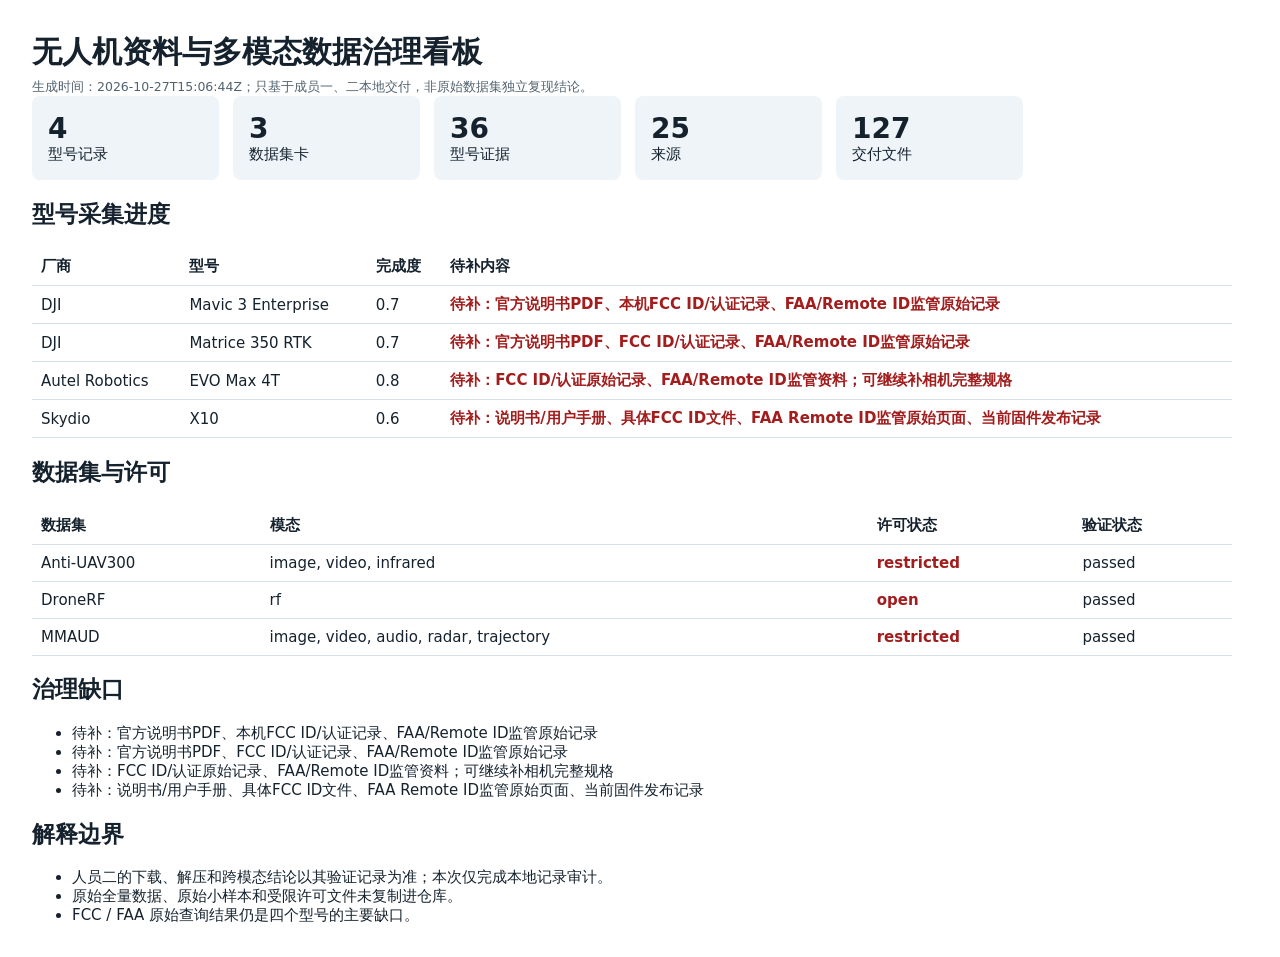
<file: data/reports/governance_dashboard.html>
<!doctype html><html lang='zh-CN'><meta charset='utf-8'><title>无人机数据治理看板</title><style>body{font:15px system-ui;margin:32px;max-width:1200px;color:#15222e}h1{margin-bottom:4px}.cards{display:flex;gap:14px;flex-wrap:wrap}.card{background:#eef4f8;border-radius:8px;padding:16px;min-width:155px}.n{font-size:28px;font-weight:700}table{border-collapse:collapse;width:100%;margin:14px 0}th,td{padding:9px;border-bottom:1px solid #d7e0e7;text-align:left}.risk{color:#a21d1d;font-weight:700}small{color:#52636f}</style><h1>无人机资料与多模态数据治理看板</h1><small>生成时间：2026-10-27T15:06:44Z；只基于成员一、二本地交付，非原始数据集独立复现结论。</small><div class='cards'><div class='card'><div class='n'>4</div>型号记录</div><div class='card'><div class='n'>3</div>数据集卡</div><div class='card'><div class='n'>36</div>型号证据</div><div class='card'><div class='n'>25</div>来源</div><div class='card'><div class='n'>127</div>交付文件</div></div><h2>型号采集进度</h2><table><tr><th>厂商</th><th>型号</th><th>完成度</th><th>待补内容</th></tr><tr><td>DJI</td><td>Mavic 3 Enterprise</td><td>0.7</td><td class='risk'>待补：官方说明书PDF、本机FCC ID/认证记录、FAA/Remote ID监管原始记录</td></tr><tr><td>DJI</td><td>Matrice 350 RTK</td><td>0.7</td><td class='risk'>待补：官方说明书PDF、FCC ID/认证记录、FAA/Remote ID监管原始记录</td></tr><tr><td>Autel Robotics</td><td>EVO Max 4T</td><td>0.8</td><td class='risk'>待补：FCC ID/认证原始记录、FAA/Remote ID监管资料；可继续补相机完整规格</td></tr><tr><td>Skydio</td><td>X10</td><td>0.6</td><td class='risk'>待补：说明书/用户手册、具体FCC ID文件、FAA Remote ID监管原始页面、当前固件发布记录</td></tr></table><h2>数据集与许可</h2><table><tr><th>数据集</th><th>模态</th><th>许可状态</th><th>验证状态</th></tr><tr><td>Anti-UAV300</td><td>image, video, infrared</td><td class='risk'>restricted</td><td>passed</td></tr><tr><td>DroneRF</td><td>rf</td><td class='risk'>open</td><td>passed</td></tr><tr><td>MMAUD</td><td>image, video, audio, radar, trajectory</td><td class='risk'>restricted</td><td>passed</td></tr></table><h2>治理缺口</h2><ul><li>待补：官方说明书PDF、本机FCC ID/认证记录、FAA/Remote ID监管原始记录</li><li>待补：官方说明书PDF、FCC ID/认证记录、FAA/Remote ID监管原始记录</li><li>待补：FCC ID/认证原始记录、FAA/Remote ID监管资料；可继续补相机完整规格</li><li>待补：说明书/用户手册、具体FCC ID文件、FAA Remote ID监管原始页面、当前固件发布记录</li></ul><h2>解释边界</h2><ul><li>人员二的下载、解压和跨模态结论以其验证记录为准；本次仅完成本地记录审计。</li><li>原始全量数据、原始小样本和受限许可文件未复制进仓库。</li><li>FCC / FAA 原始查询结果仍是四个型号的主要缺口。</li></ul></html>
</file>
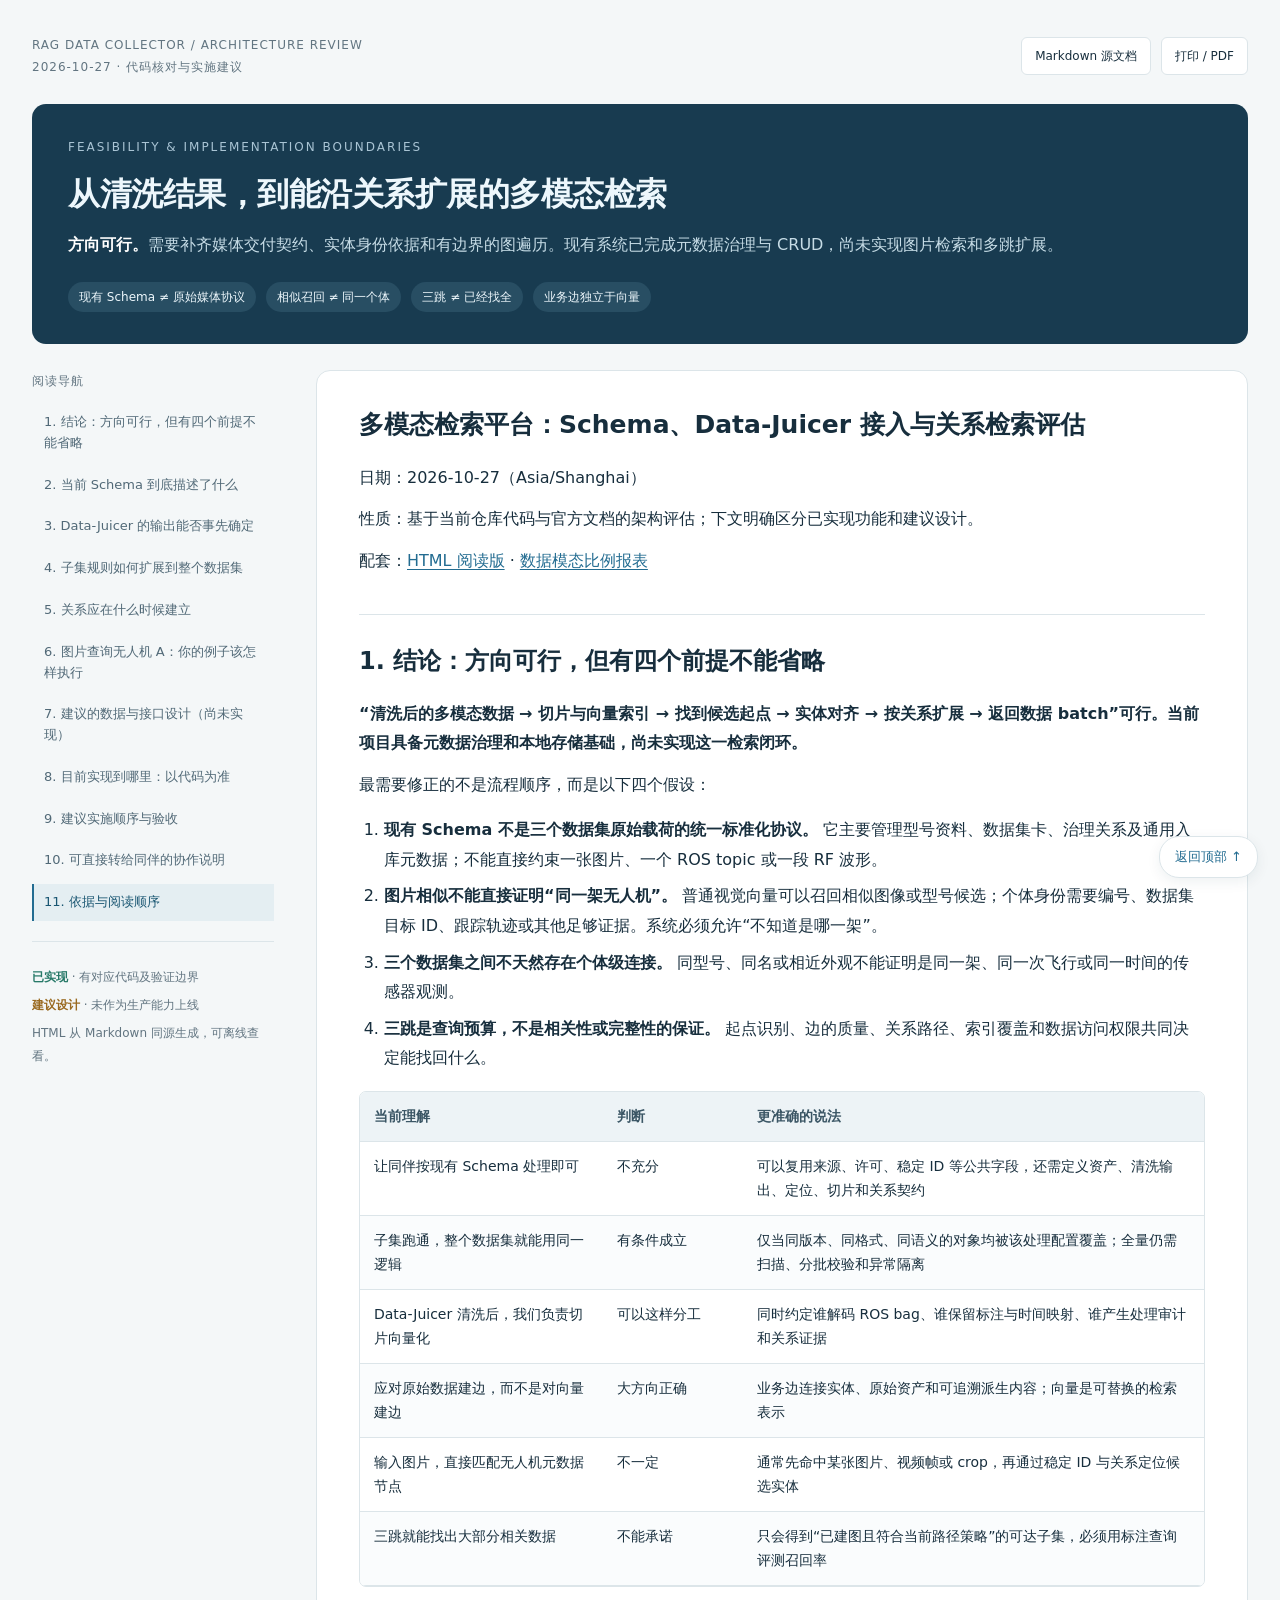
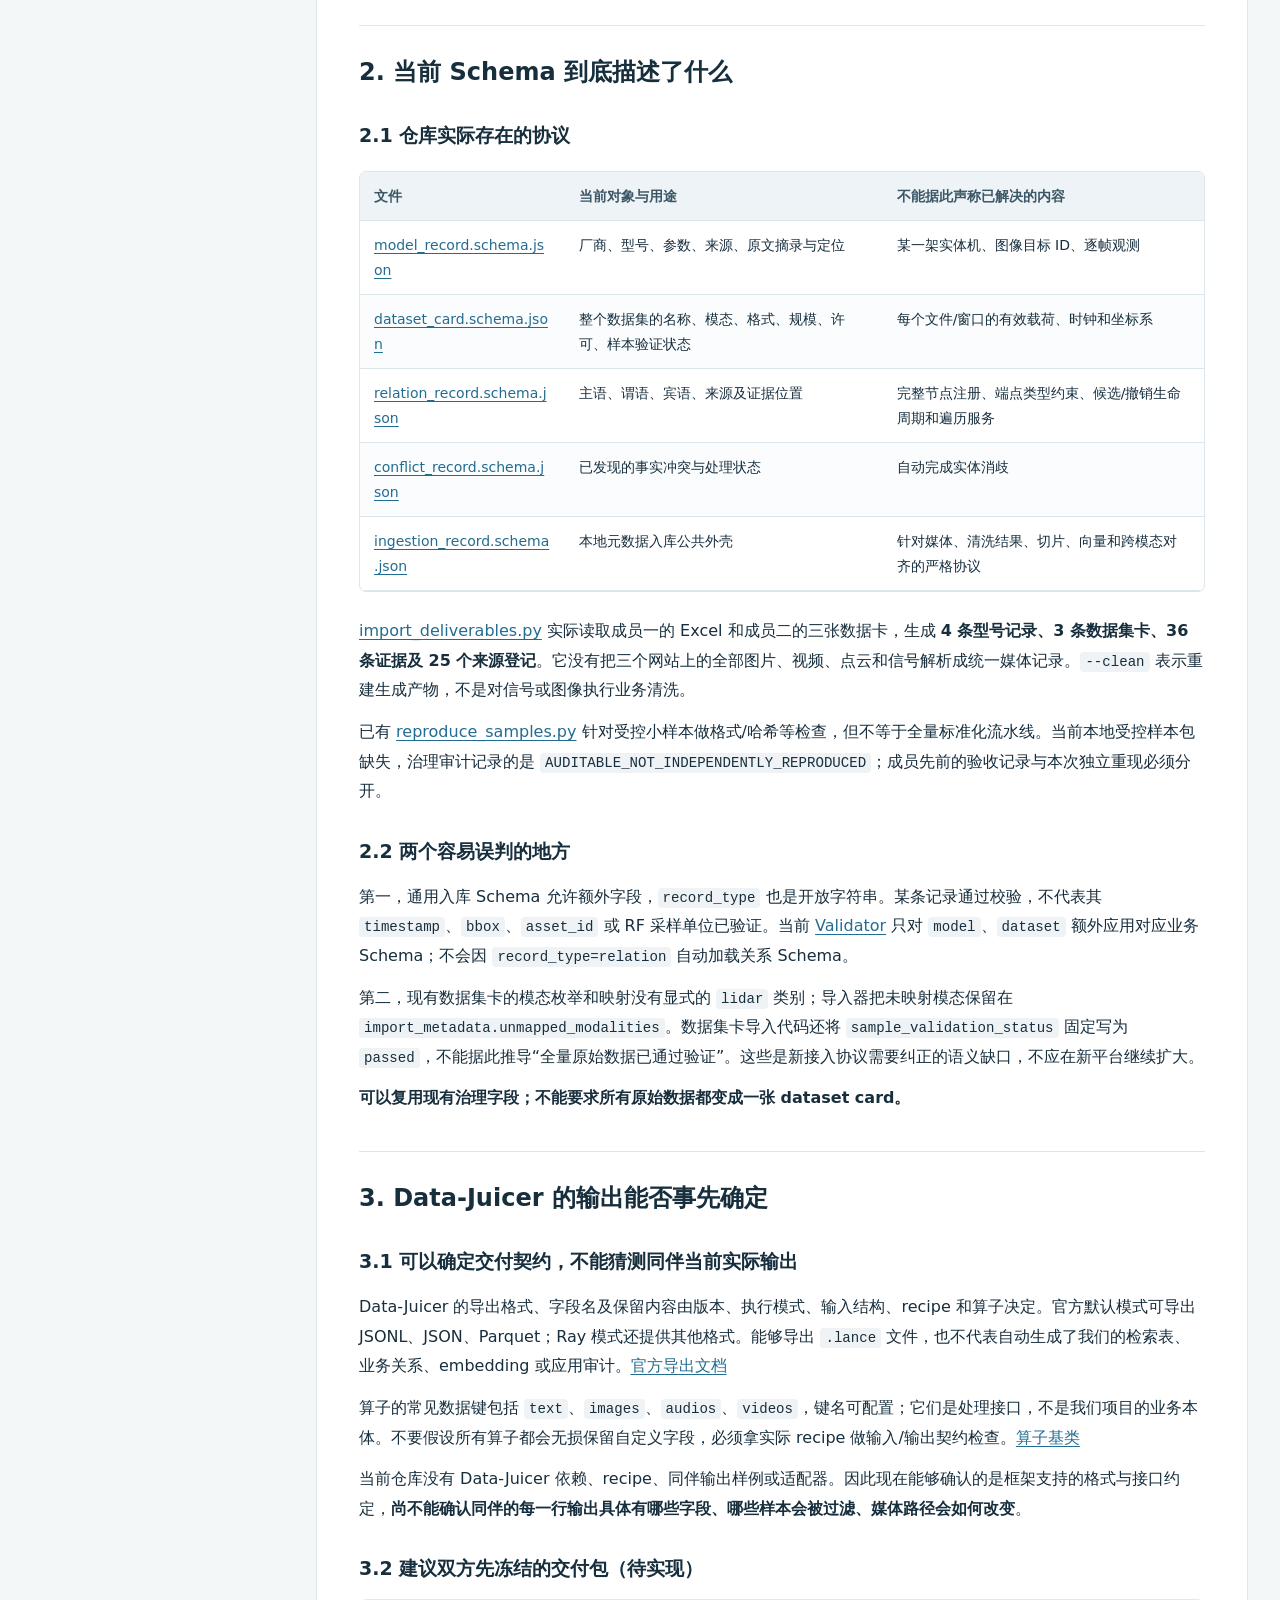
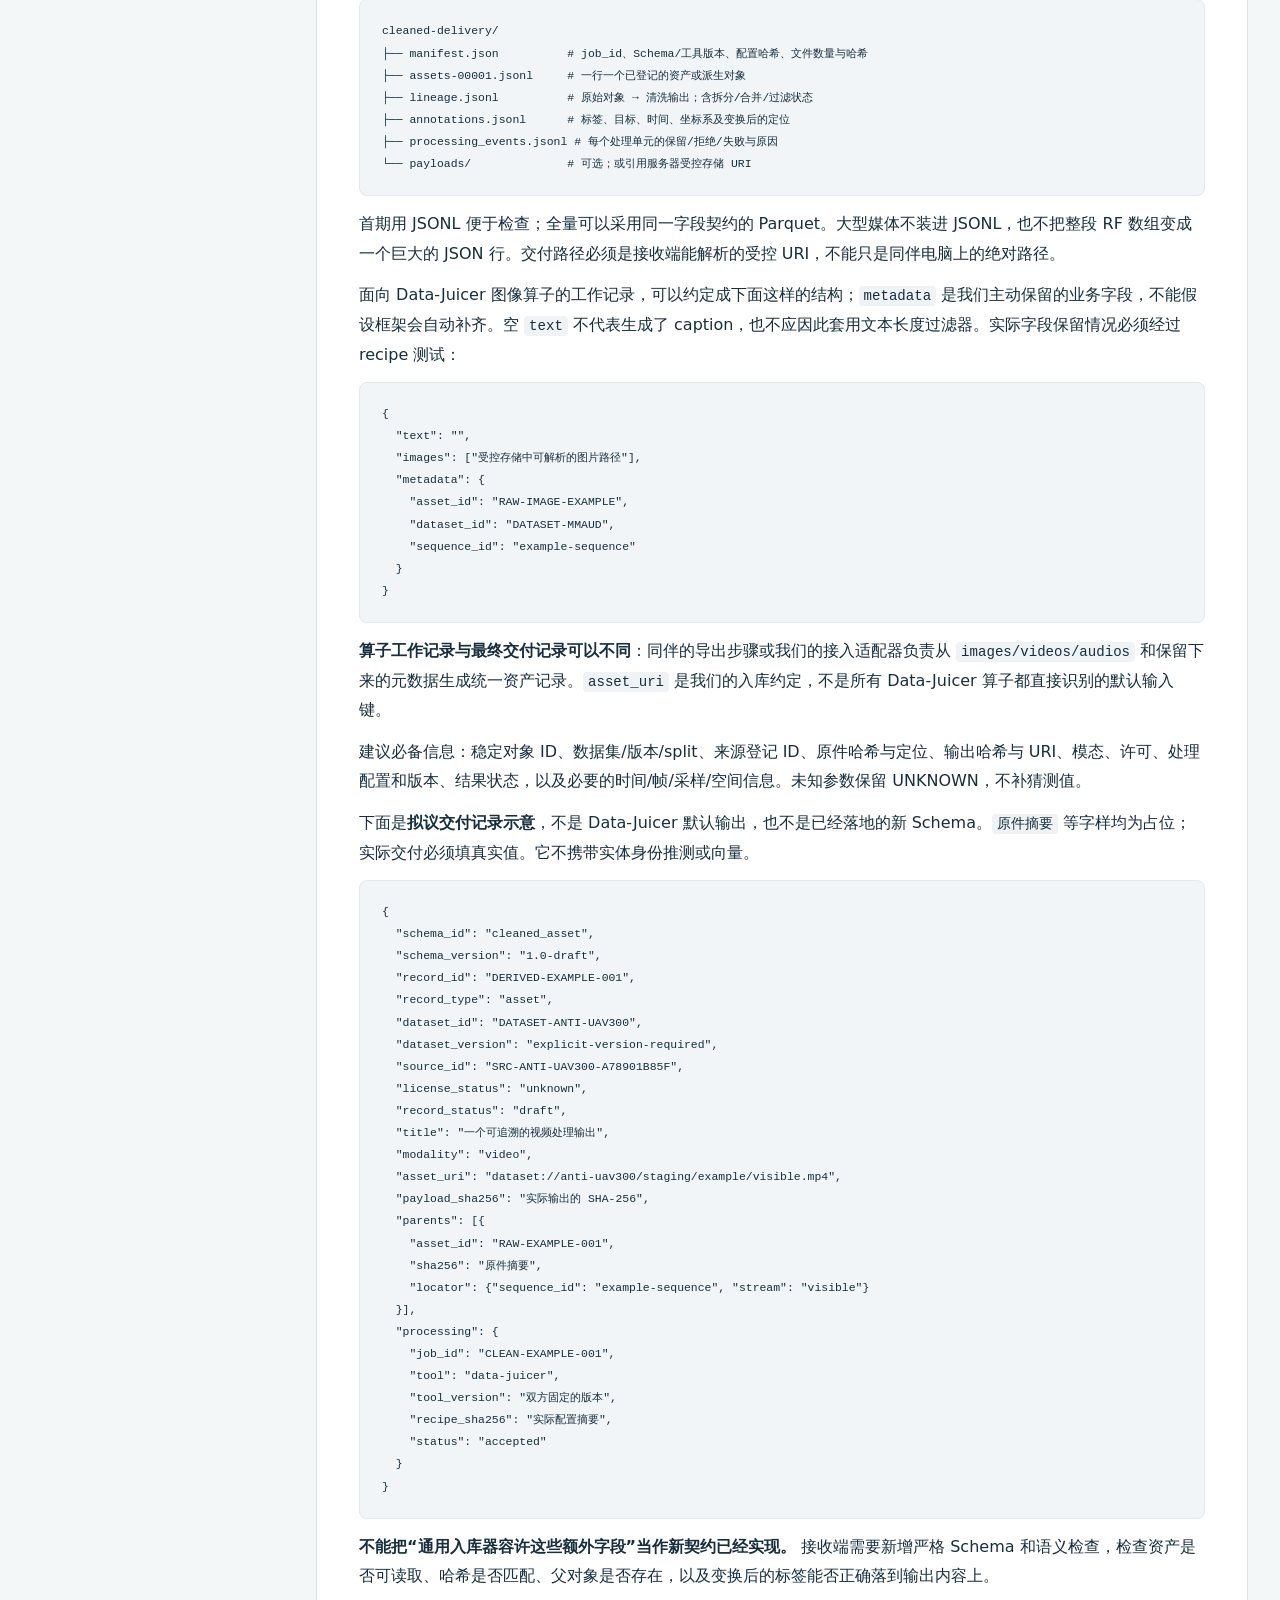
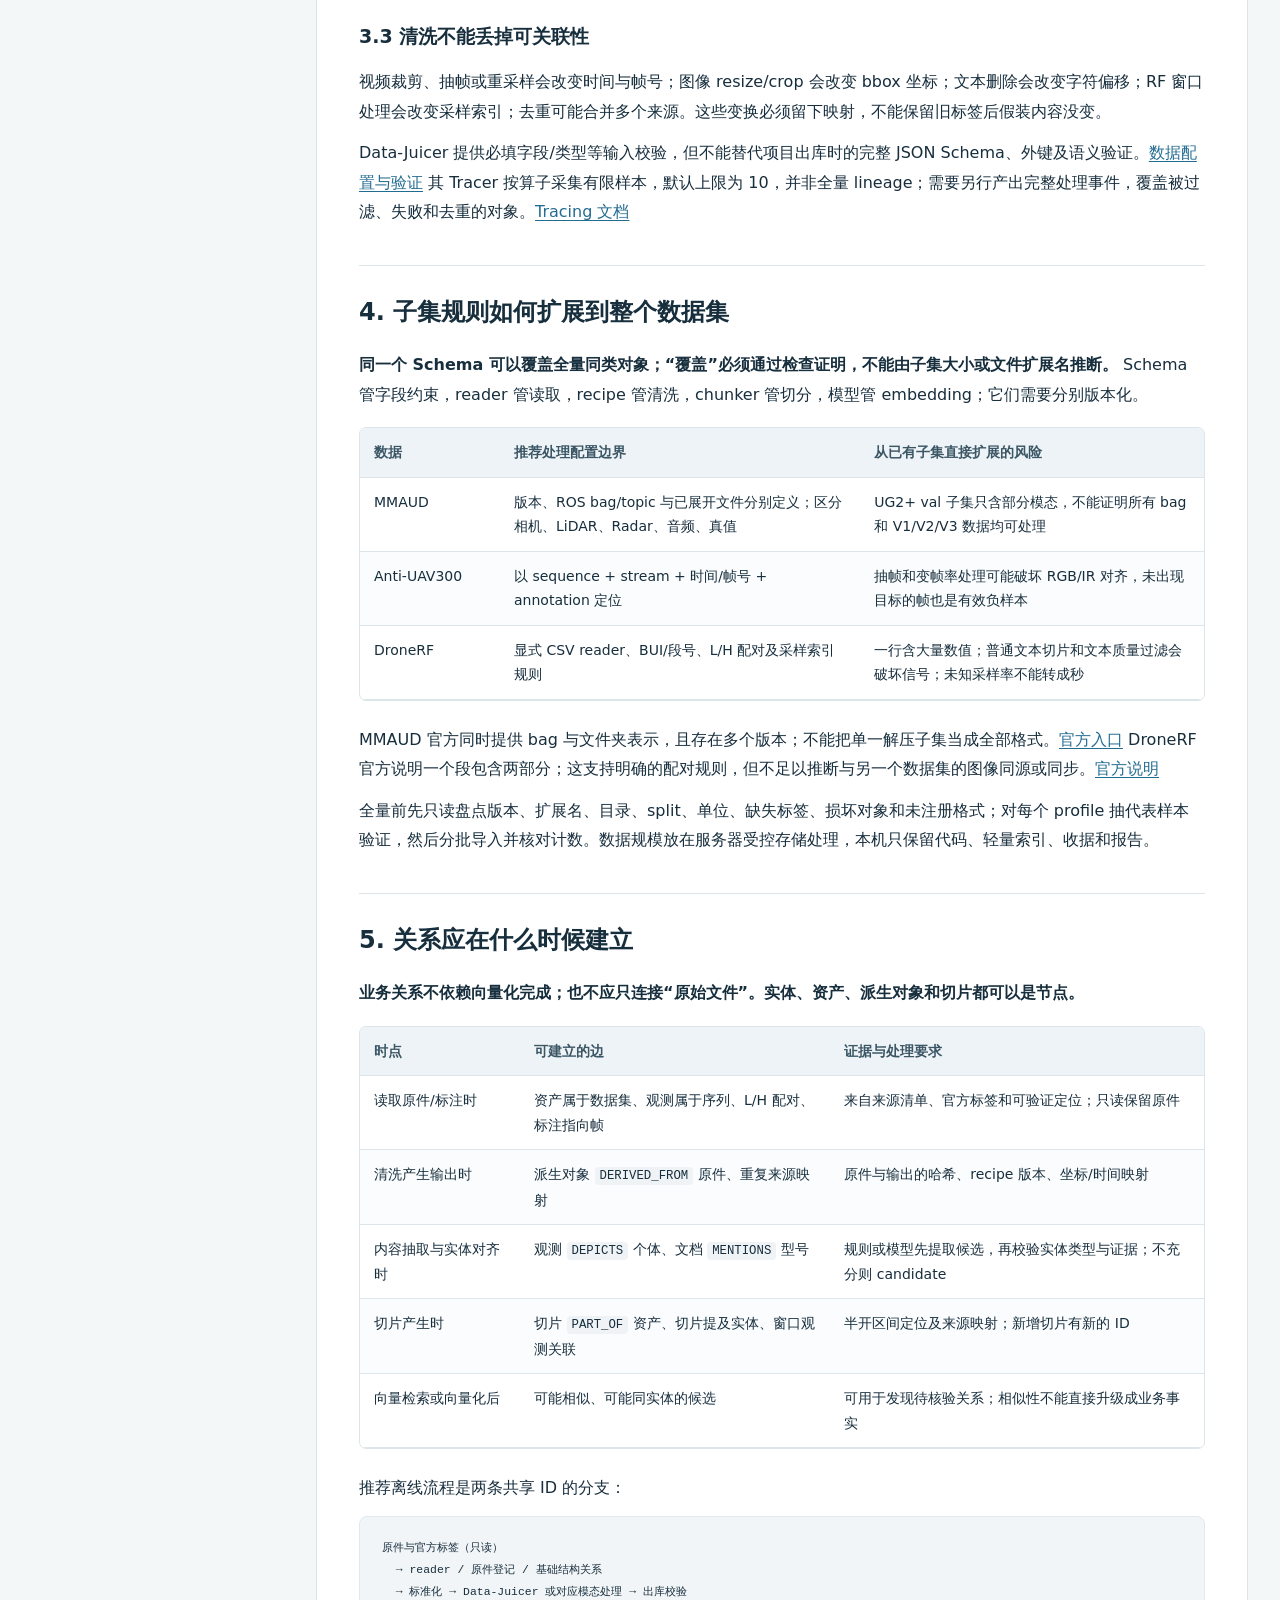
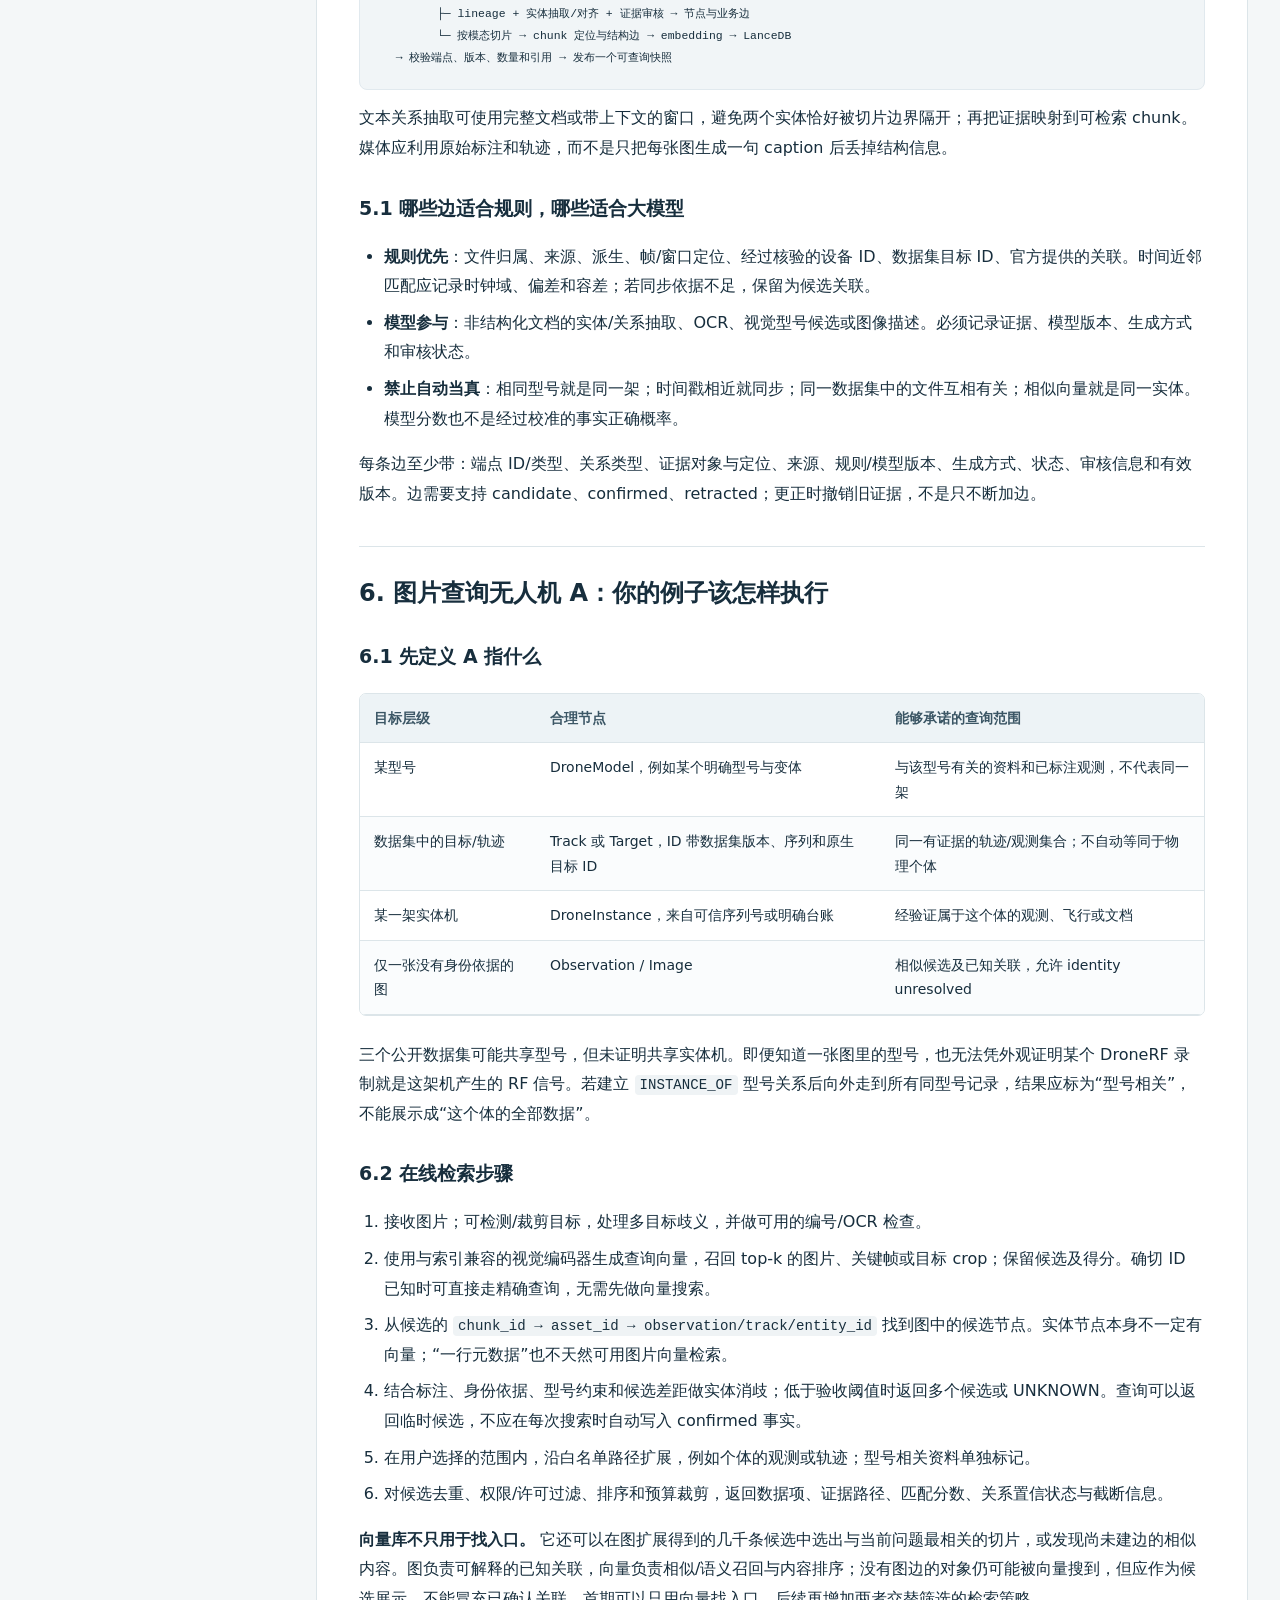
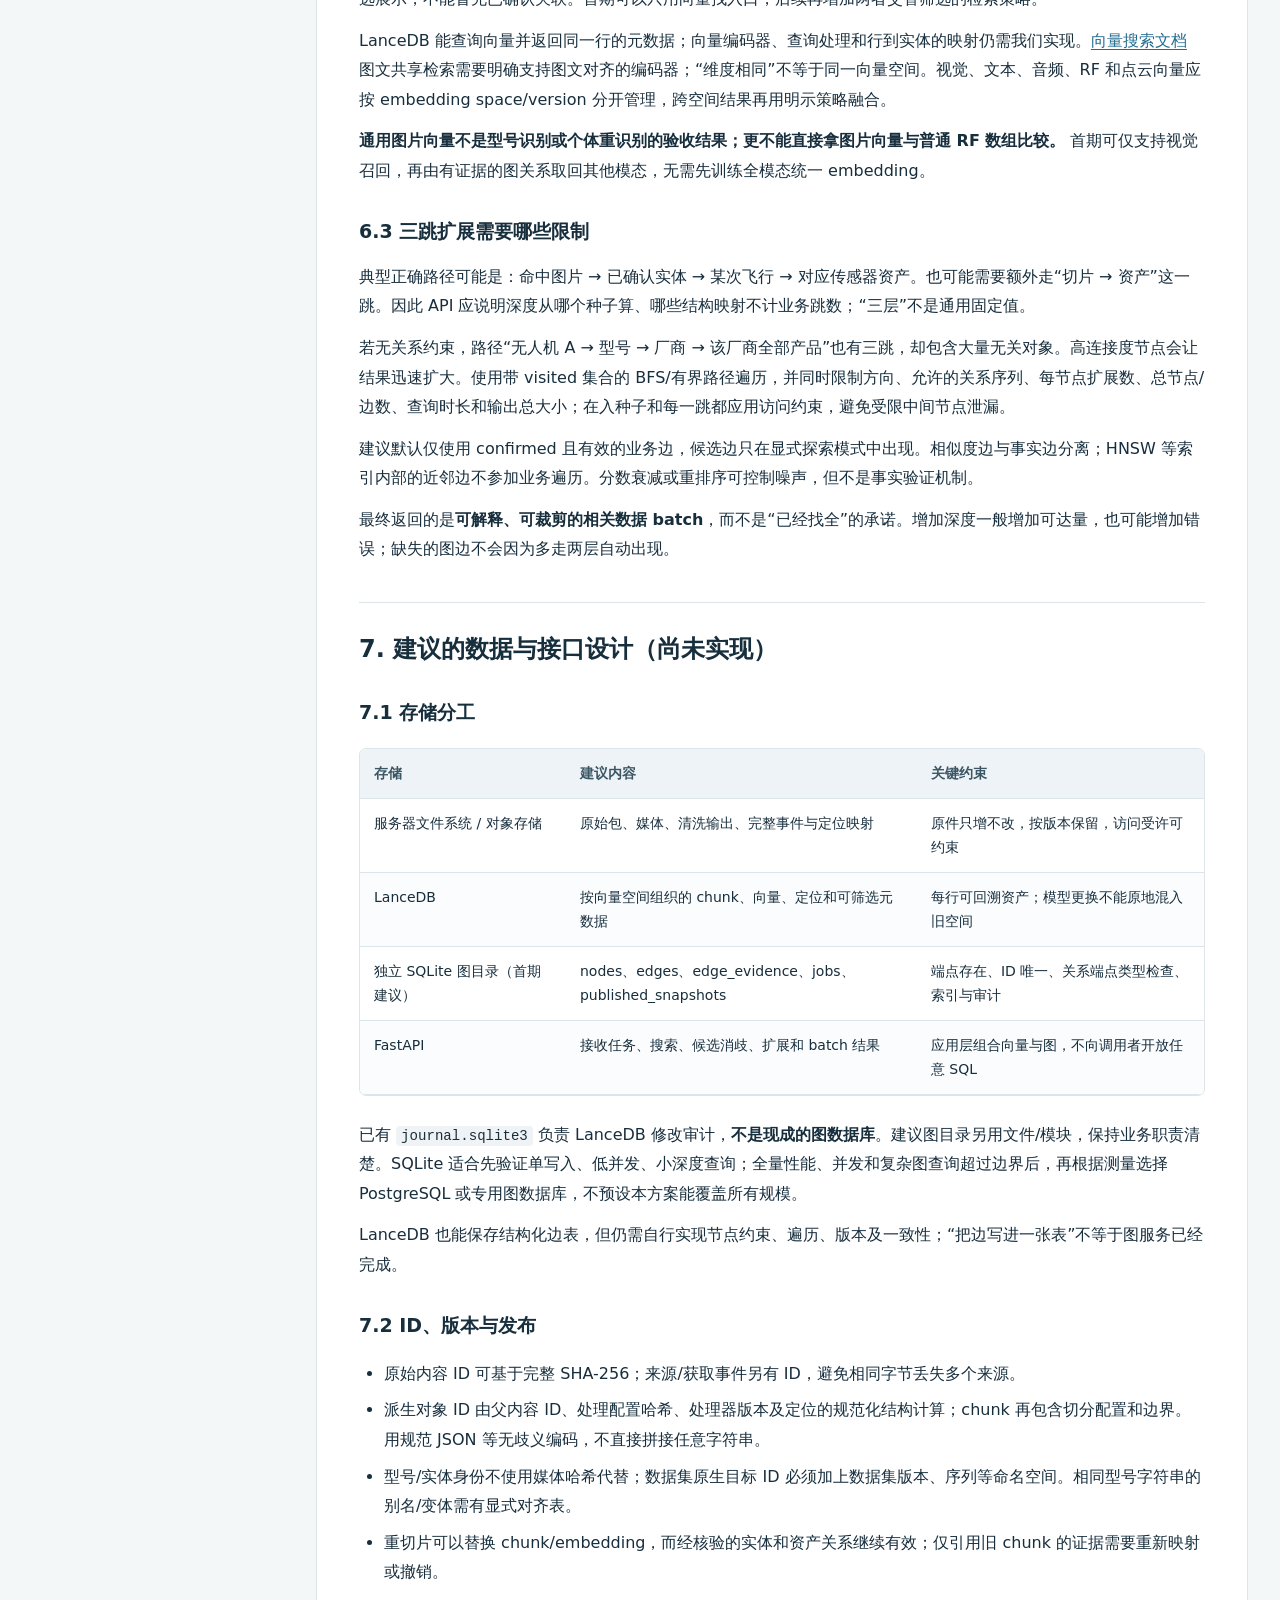
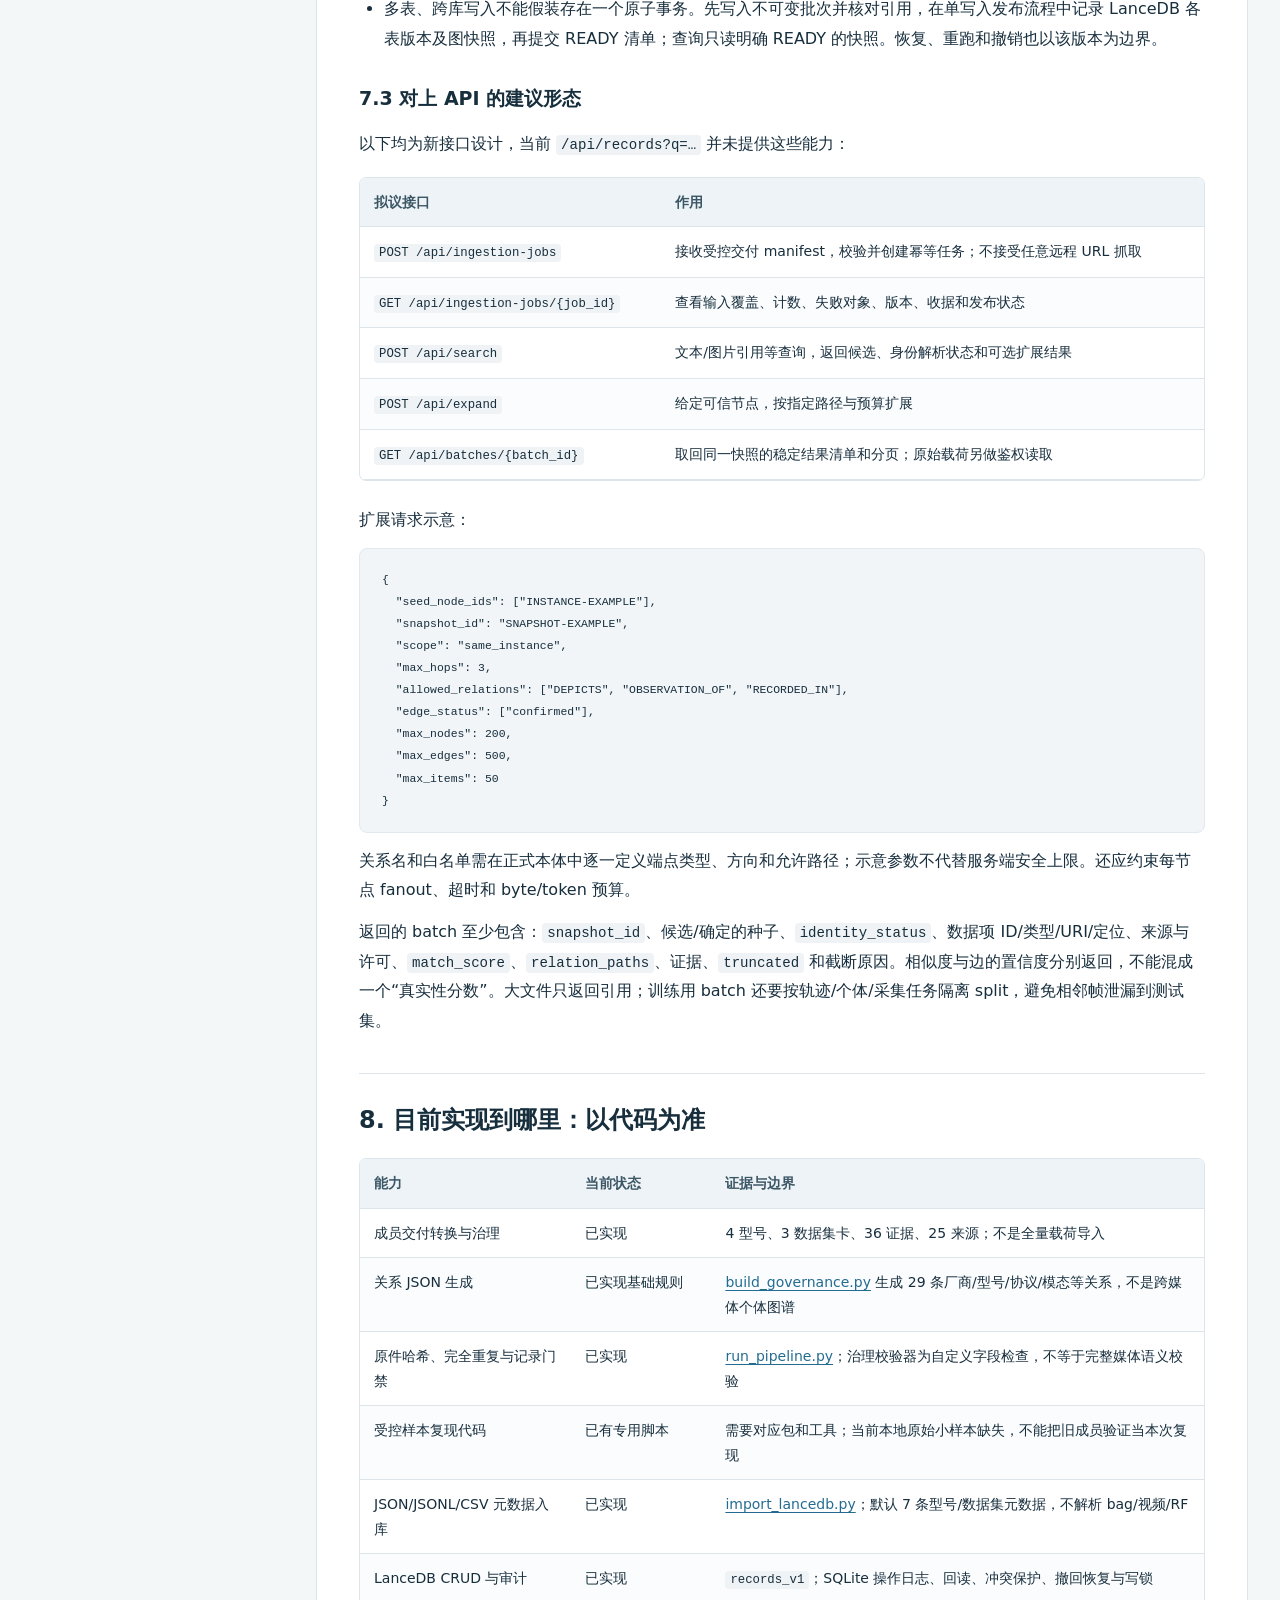
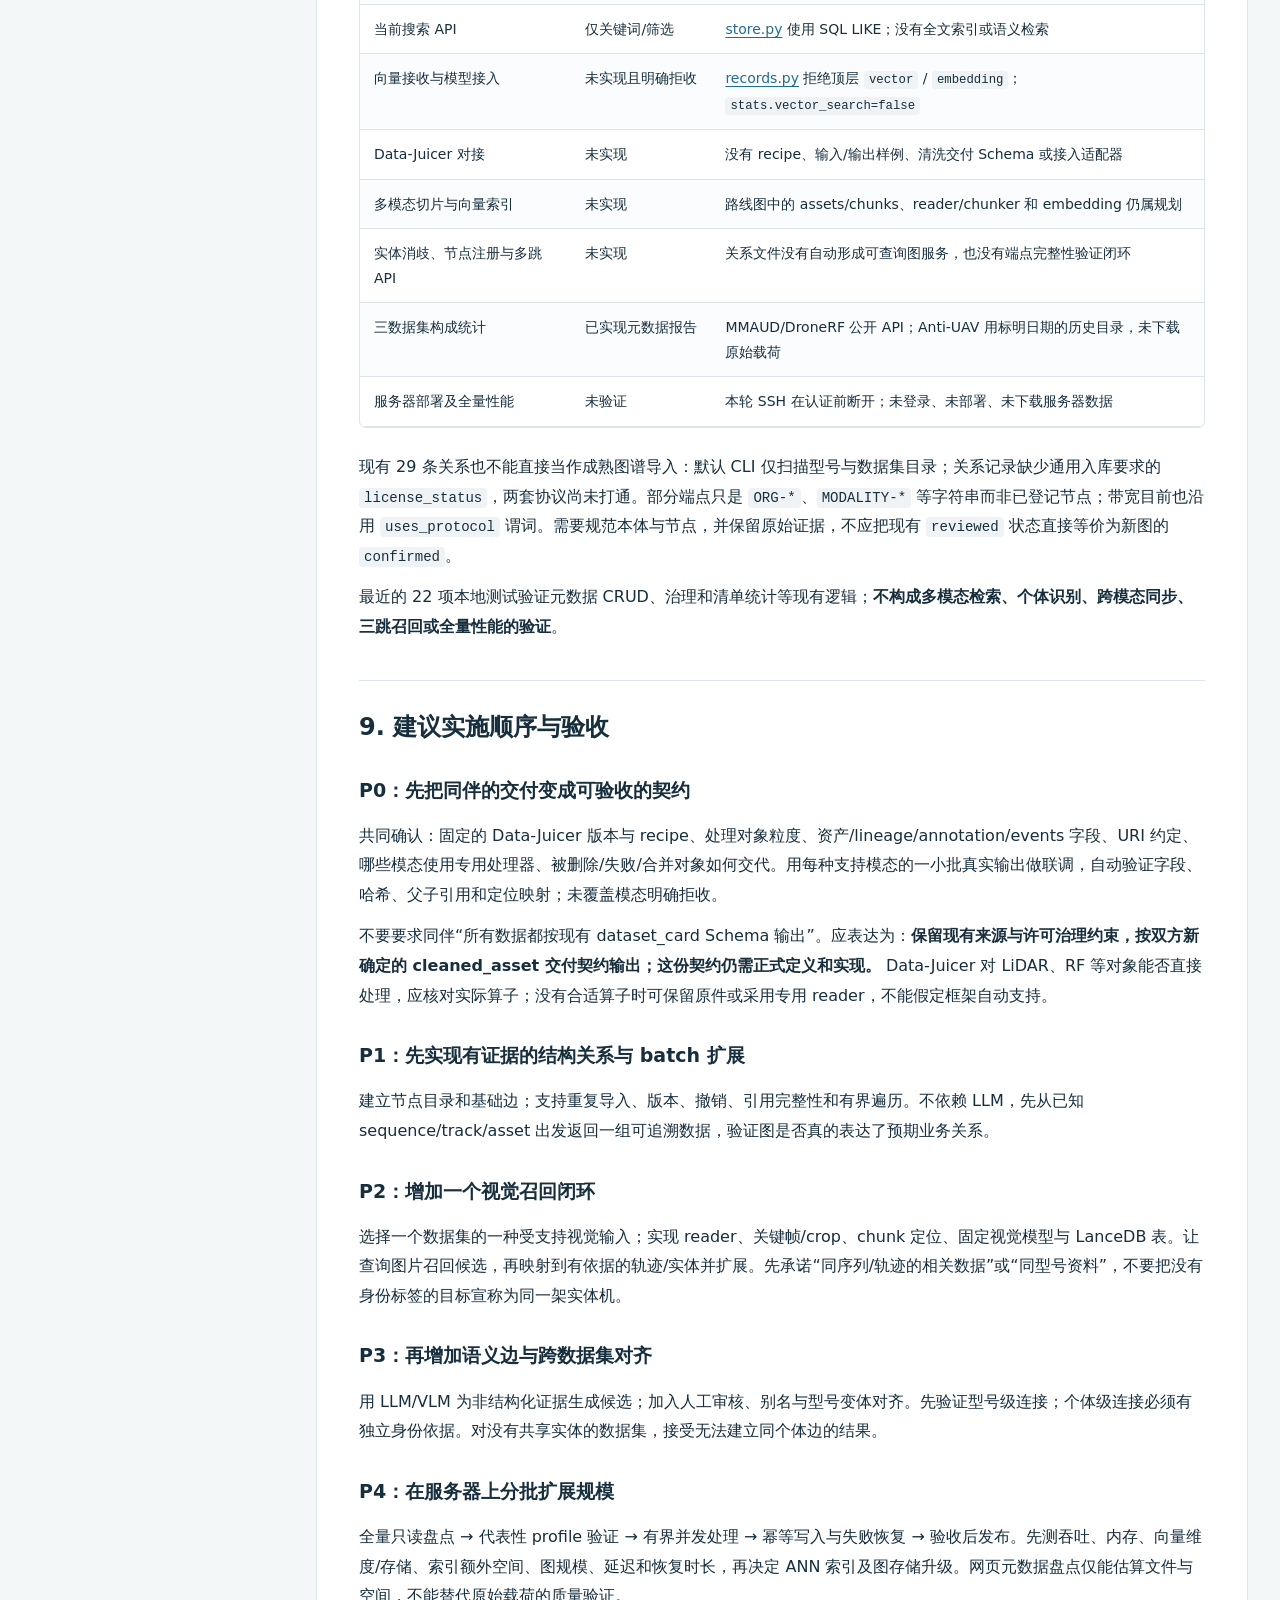
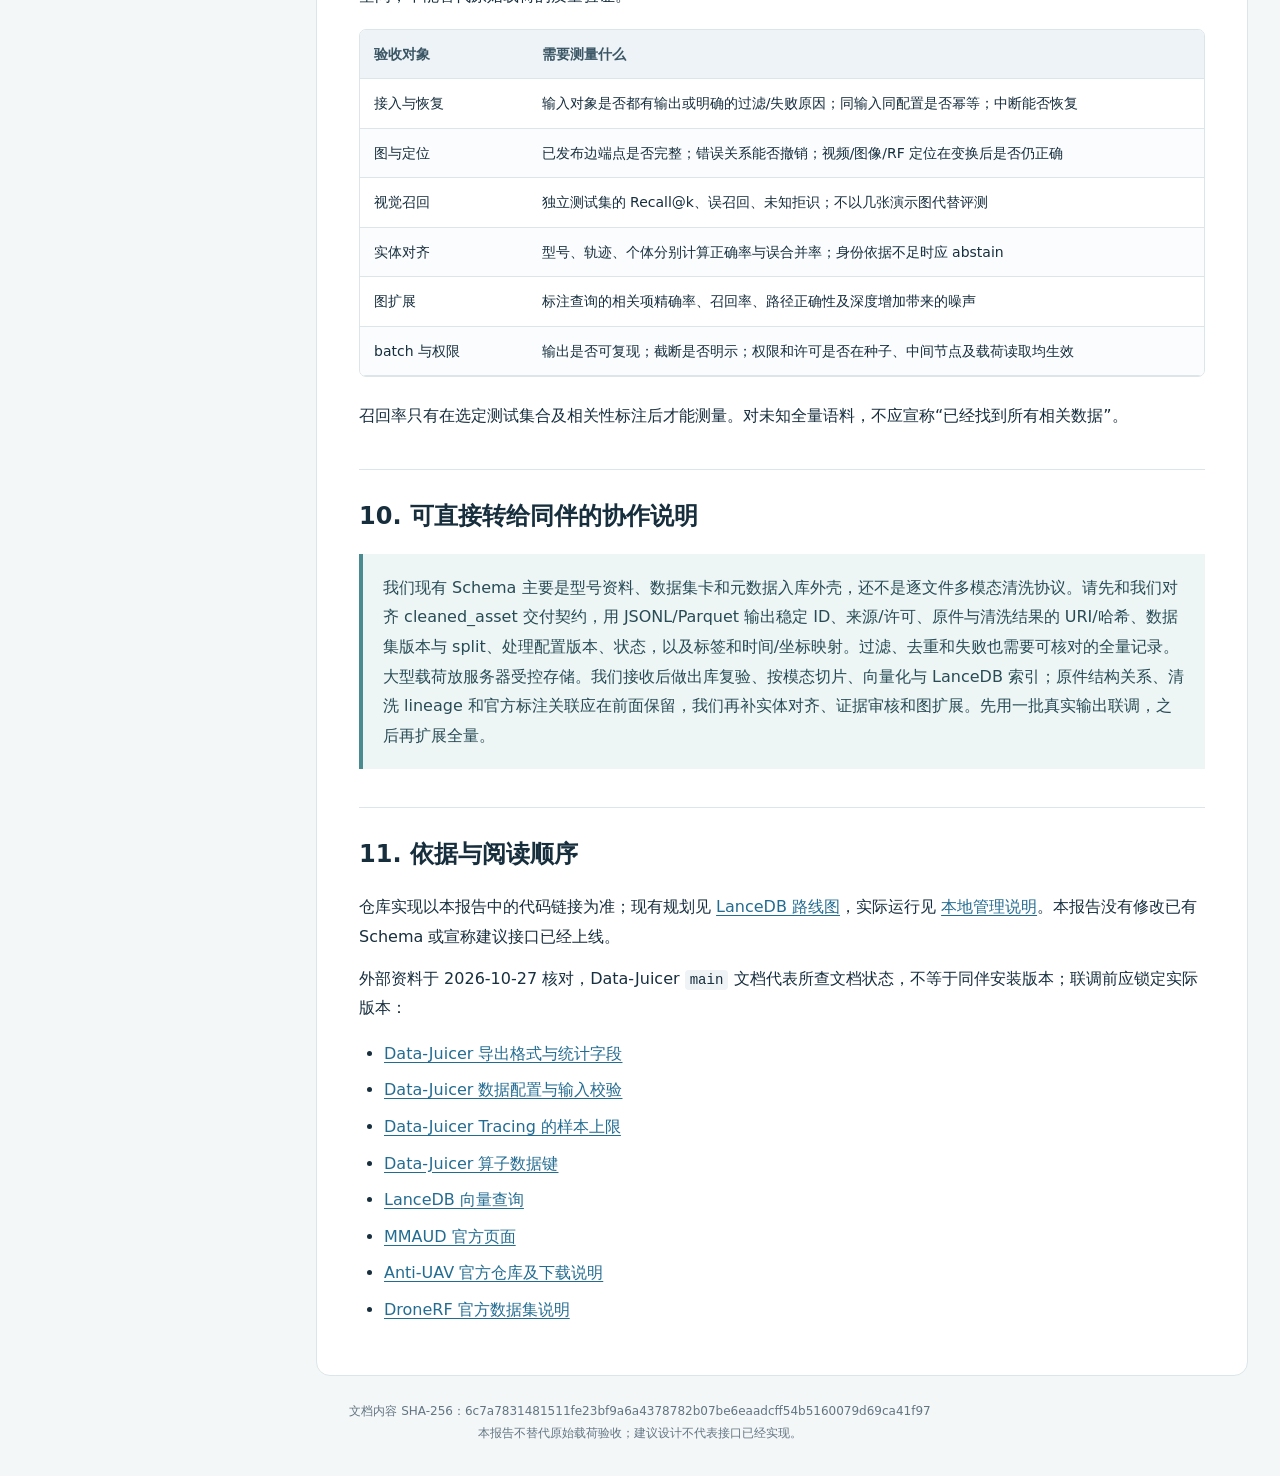
<file: docs/reports/retrieval_platform_architecture_assessment.html>
<!doctype html>
<html lang="zh-CN"><head><meta charset="utf-8"><meta name="viewport" content="width=device-width,initial-scale=1"><meta name="source-sha256" content="6c7a7831481511fe23bf9a6a4378782b07be6eaadcff54b5160079d69ca41f97"><title>多模态检索平台 · 架构评估</title>
<style>
:root{color-scheme:light;--bg:#f4f7f8;--paper:#fff;--ink:#172e3d;--muted:#627581;--line:#dce5e9;--blue:#236c91;--green:#277968;--warn:#9a6a21}*{box-sizing:border-box}html{scroll-behavior:smooth;scroll-padding-top:34px}body{margin:0;font:16px/1.85 system-ui,"Microsoft YaHei",sans-serif;background:var(--bg);color:var(--ink)}a{color:var(--blue);text-underline-offset:3px}button,a{touch-action:manipulation}a:focus-visible,button:focus-visible,summary:focus-visible{outline:3px solid #8abbd0;outline-offset:4px}.shell{max-width:1510px;margin:auto;padding:34px 32px}.mast{display:flex;justify-content:space-between;align-items:center;font-size:12px;color:var(--muted);letter-spacing:1px;margin-bottom:26px}.actions{display:flex;gap:10px;align-items:center;letter-spacing:0}button,.actions a{font:inherit;border:1px solid var(--line);border-radius:6px;background:var(--paper);padding:7px 13px;text-decoration:none;cursor:pointer;color:var(--ink)}.hero{background:#183b50;color:#edf7fc;border-radius:14px;padding:32px 36px;margin-bottom:26px}.hero .eyebrow{font-size:12px;letter-spacing:2px;color:#a9c4d4}.hero h1{font-size:32px;line-height:1.45;margin:12px 0 13px;letter-spacing:-.5px}.hero p{margin:0;color:#c6dce6;max-width:1060px}.hero strong{color:#fff}.pillrow{display:flex;gap:10px;flex-wrap:wrap;margin-top:22px}.pill{font-size:12px;background:#284e63;padding:4px 11px;border-radius:20px}.layout{display:grid;grid-template-columns:250px minmax(0,1fr);gap:34px;align-items:start}aside{position:sticky;top:22px;max-height:calc(100vh - 44px);overflow:auto;padding-right:8px}aside .label{font-size:12px;letter-spacing:1px;color:var(--muted);margin-bottom:12px}nav{display:grid;gap:5px}nav a{display:block;text-decoration:none;font-size:13px;line-height:1.6;color:#516977;border-left:2px solid transparent;padding:8px 10px}nav a:hover,nav a.active{background:#e4eef2;color:#195672;border-left-color:var(--blue)}.statuskey{border-top:1px solid var(--line);margin:20px 0;padding-top:18px;font-size:12px;color:var(--muted)}.statuskey p{margin:6px 0}.statuskey b{font-weight:600}.statuskey .done{color:var(--green)}.statuskey .todo{color:var(--warn)}article{background:var(--paper);border:1px solid var(--line);border-radius:14px;padding:34px 42px;min-width:0}article>h1{font-size:25px;line-height:1.6;margin:0 0 18px}h2{font-size:24px;line-height:1.5;padding-top:28px;margin:38px 0 20px;border-top:1px solid var(--line);scroll-margin-top:22px}h3{font-size:19px;margin:28px 0 13px}p{margin:12px 0}strong{font-weight:650}li{margin:7px 0}ul,ol{padding-left:25px}blockquote{margin:20px 0;padding:14px 20px;border-left:4px solid #4a8b90;background:#edf6f5;color:#284b55}blockquote p{margin:5px 0}code{font-family:Consolas,"Cascadia Code",monospace;font-size:.88em;background:#eff3f5;border-radius:4px;padding:2px 5px;overflow-wrap:anywhere}pre{padding:20px 22px;background:#f1f5f7;border:1px solid #e1e9ee;border-radius:8px;overflow:auto;font-size:13px;line-height:1.7}pre code{padding:0;background:none;white-space:pre}table{width:100%;border-collapse:collapse;font-size:14px;line-height:1.75}th,td{padding:12px 14px;border-bottom:1px solid var(--line);text-align:left;vertical-align:top;min-width:140px}th{background:#edf3f6;font-weight:600;color:#3b5665}tr:nth-child(even) td{background:#fafcfd}.table-wrap{max-width:100%;overflow-x:auto;margin:18px 0 24px;border:1px solid var(--line);border-radius:7px}.flow{border:1px solid #cbdde2;border-radius:10px;background:#f3f9fa;padding:20px;margin:26px 0}.flowlabel{font-size:12px;color:var(--muted);margin-bottom:12px}.steps{display:flex;gap:8px;flex-wrap:wrap;align-items:center}.step{background:white;border:1px solid #d0e0e4;padding:9px 11px;border-radius:6px;font-size:13px;flex:1;min-width:100px;text-align:center}.arrow{color:#63909d}.flow p{font-size:13px;margin:12px 0 0;color:#526d78}.foot{color:var(--muted);font-size:12px;margin:24px 0 8px;text-align:center;overflow-wrap:anywhere}.back{position:fixed;right:22px;bottom:22px;border:1px solid var(--line);background:var(--paper);border-radius:20px;padding:8px 15px;font-size:13px;text-decoration:none;box-shadow:0 4px 14px #15374b12}body{overflow-wrap:anywhere}
@media(max-width:1100px){.shell{padding:22px 18px}.layout{grid-template-columns:210px minmax(0,1fr);gap:20px}article{padding:26px}.hero{padding:26px}.hero h1{font-size:28px}}
@media(max-width:780px){.layout{display:block}aside{position:static;max-height:none;margin-bottom:20px}nav{display:flex;overflow-x:auto;gap:6px;padding-bottom:8px}nav a{white-space:nowrap;border:1px solid var(--line);border-radius:5px;background:var(--paper);font-size:12px;padding:7px 10px}.statuskey{display:none}.hero{padding:24px 20px}.hero h1{font-size:25px}.hero p{font-size:14px}article{padding:23px 19px;font-size:15px}article>h1{font-size:22px}h2{font-size:21px}.mast{align-items:start;gap:15px;line-height:1.7}.actions{flex-shrink:0;flex-wrap:wrap;max-width:180px;justify-content:flex-end}.step{min-width:95px}.back{right:12px;bottom:12px}.shell{padding:18px 12px}}
@media print{body{background:white;font-size:11pt}.shell{padding:0;max-width:none}.layout{display:block}aside,.actions,.back{display:none}.hero{background:none;color:var(--ink);padding:0;border-bottom:2px solid var(--line);border-radius:0}.hero p,.hero .eyebrow,.hero strong{color:var(--ink)}.pillrow{display:none}article{border:0;padding:0}h2,h3{break-after:avoid}.table-wrap,pre,blockquote{break-inside:avoid;overflow:visible}table{font-size:9pt}th,td{min-width:0}a{color:inherit}.table-wrap{border:0}pre{white-space:pre-wrap}pre code{white-space:pre-wrap}.foot{display:none}}
</style></head><body id="top"><div class="shell"><header class="mast"><span>RAG DATA COLLECTOR / ARCHITECTURE REVIEW<br>2026-10-27 · 代码核对与实施建议</span><div class="actions"><a href="retrieval_platform_architecture_assessment.md">Markdown 源文档</a><button type="button" id="print">打印 / PDF</button></div></header>
<section class="hero"><div class="eyebrow">FEASIBILITY & IMPLEMENTATION BOUNDARIES</div><h1>从清洗结果，到能沿关系扩展的多模态检索</h1><p><strong>方向可行。</strong>需要补齐媒体交付契约、实体身份依据和有边界的图遍历。现有系统已完成元数据治理与 CRUD，尚未实现图片检索和多跳扩展。</p><div class="pillrow"><span class="pill">现有 Schema ≠ 原始媒体协议</span><span class="pill">相似召回 ≠ 同一个体</span><span class="pill">三跳 ≠ 已经找全</span><span class="pill">业务边独立于向量</span></div></section>
<div class="layout"><aside><div class="label">阅读导航</div><nav aria-label="章节导航"><a href="#section-1">1. 结论：方向可行，但有四个前提不能省略</a>
<a href="#section-2">2. 当前 Schema 到底描述了什么</a>
<a href="#section-3">3. Data-Juicer 的输出能否事先确定</a>
<a href="#section-4">4. 子集规则如何扩展到整个数据集</a>
<a href="#section-5">5. 关系应在什么时候建立</a>
<a href="#section-6">6. 图片查询无人机 A：你的例子该怎样执行</a>
<a href="#section-7">7. 建议的数据与接口设计（尚未实现）</a>
<a href="#section-8">8. 目前实现到哪里：以代码为准</a>
<a href="#section-9">9. 建议实施顺序与验收</a>
<a href="#section-10">10. 可直接转给同伴的协作说明</a>
<a href="#section-11">11. 依据与阅读顺序</a></nav><div class="statuskey"><p><b class="done">已实现</b> · 有对应代码及验证边界</p><p><b class="todo">建议设计</b> · 未作为生产能力上线</p><p>HTML 从 Markdown 同源生成，可离线查看。</p></div></aside><article id="report"><h1>多模态检索平台：Schema、Data-Juicer 接入与关系检索评估</h1>
<p>日期：2026-10-27（Asia/Shanghai）</p>
<p>性质：基于当前仓库代码与官方文档的架构评估；下文明确区分已实现功能和建议设计。</p>
<p>配套：<a href="retrieval_platform_architecture_assessment.html">HTML 阅读版</a> · <a href="../../data/reports/dataset_modality_report.html">数据模态比例报表</a></p>
<h2 id="section-1">1. 结论：方向可行，但有四个前提不能省略</h2>
<p><strong>“清洗后的多模态数据 → 切片与向量索引 → 找到候选起点 → 实体对齐 → 按关系扩展 → 返回数据 batch”可行。当前项目具备元数据治理和本地存储基础，尚未实现这一检索闭环。</strong></p>
<p>最需要修正的不是流程顺序，而是以下四个假设：</p>
<ol>
<li><strong>现有 Schema 不是三个数据集原始载荷的统一标准化协议。</strong> 它主要管理型号资料、数据集卡、治理关系及通用入库元数据；不能直接约束一张图片、一个 ROS topic 或一段 RF 波形。</li>
<li><strong>图片相似不能直接证明“同一架无人机”。</strong> 普通视觉向量可以召回相似图像或型号候选；个体身份需要编号、数据集目标 ID、跟踪轨迹或其他足够证据。系统必须允许“不知道是哪一架”。</li>
<li><strong>三个数据集之间不天然存在个体级连接。</strong> 同型号、同名或相近外观不能证明是同一架、同一次飞行或同一时间的传感器观测。</li>
<li><strong>三跳是查询预算，不是相关性或完整性的保证。</strong> 起点识别、边的质量、关系路径、索引覆盖和数据访问权限共同决定能找回什么。</li>
</ol>
<div class="table-wrap"><table>
<thead>
<tr>
<th>当前理解</th>
<th>判断</th>
<th>更准确的说法</th>
</tr>
</thead>
<tbody><tr>
<td>让同伴按现有 Schema 处理即可</td>
<td>不充分</td>
<td>可以复用来源、许可、稳定 ID 等公共字段，还需定义资产、清洗输出、定位、切片和关系契约</td>
</tr>
<tr>
<td>子集跑通，整个数据集就能用同一逻辑</td>
<td>有条件成立</td>
<td>仅当同版本、同格式、同语义的对象均被该处理配置覆盖；全量仍需扫描、分批校验和异常隔离</td>
</tr>
<tr>
<td>Data-Juicer 清洗后，我们负责切片向量化</td>
<td>可以这样分工</td>
<td>同时约定谁解码 ROS bag、谁保留标注与时间映射、谁产生处理审计和关系证据</td>
</tr>
<tr>
<td>应对原始数据建边，而不是对向量建边</td>
<td>大方向正确</td>
<td>业务边连接实体、原始资产和可追溯派生内容；向量是可替换的检索表示</td>
</tr>
<tr>
<td>输入图片，直接匹配无人机元数据节点</td>
<td>不一定</td>
<td>通常先命中某张图片、视频帧或 crop，再通过稳定 ID 与关系定位候选实体</td>
</tr>
<tr>
<td>三跳就能找出大部分相关数据</td>
<td>不能承诺</td>
<td>只会得到“已建图且符合当前路径策略”的可达子集，必须用标注查询评测召回率</td>
</tr>
</tbody></table>
</div><h2 id="section-2">2. 当前 Schema 到底描述了什么</h2>
<h3>2.1 仓库实际存在的协议</h3>
<div class="table-wrap"><table>
<thead>
<tr>
<th>文件</th>
<th>当前对象与用途</th>
<th>不能据此声称已解决的内容</th>
</tr>
</thead>
<tbody><tr>
<td><a href="../../schemas/model_record.schema.json">model_record.schema.json</a></td>
<td>厂商、型号、参数、来源、原文摘录与定位</td>
<td>某一架实体机、图像目标 ID、逐帧观测</td>
</tr>
<tr>
<td><a href="../../schemas/dataset_card.schema.json">dataset_card.schema.json</a></td>
<td>整个数据集的名称、模态、格式、规模、许可、样本验证状态</td>
<td>每个文件/窗口的有效载荷、时钟和坐标系</td>
</tr>
<tr>
<td><a href="../../schemas/relation_record.schema.json">relation_record.schema.json</a></td>
<td>主语、谓语、宾语、来源及证据位置</td>
<td>完整节点注册、端点类型约束、候选/撤销生命周期和遍历服务</td>
</tr>
<tr>
<td><a href="../../schemas/conflict_record.schema.json">conflict_record.schema.json</a></td>
<td>已发现的事实冲突与处理状态</td>
<td>自动完成实体消歧</td>
</tr>
<tr>
<td><a href="../../schemas/ingestion_record.schema.json">ingestion_record.schema.json</a></td>
<td>本地元数据入库公共外壳</td>
<td>针对媒体、清洗结果、切片、向量和跨模态对齐的严格协议</td>
</tr>
</tbody></table>
</div><p><a href="../../scripts/import_deliverables.py">import_deliverables.py</a> 实际读取成员一的 Excel 和成员二的三张数据卡，生成 <strong>4 条型号记录、3 条数据集卡、36 条证据及 25 个来源登记</strong>。它没有把三个网站上的全部图片、视频、点云和信号解析成统一媒体记录。<code>--clean</code> 表示重建生成产物，不是对信号或图像执行业务清洗。</p>
<p>已有 <a href="../../scripts/reproduce_samples.py">reproduce_samples.py</a> 针对受控小样本做格式/哈希等检查，但不等于全量标准化流水线。当前本地受控样本包缺失，治理审计记录的是 <code>AUDITABLE_NOT_INDEPENDENTLY_REPRODUCED</code>；成员先前的验收记录与本次独立重现必须分开。</p>
<h3>2.2 两个容易误判的地方</h3>
<p>第一，通用入库 Schema 允许额外字段，<code>record_type</code> 也是开放字符串。某条记录通过校验，不代表其 <code>timestamp</code>、<code>bbox</code>、<code>asset_id</code> 或 RF 采样单位已验证。当前 <a href="../../scripts/lancedb_app/records.py">Validator</a> 只对 <code>model</code>、<code>dataset</code> 额外应用对应业务 Schema；不会因 <code>record_type=relation</code> 自动加载关系 Schema。</p>
<p>第二，现有数据集卡的模态枚举和映射没有显式的 <code>lidar</code> 类别；导入器把未映射模态保留在 <code>import_metadata.unmapped_modalities</code>。数据集卡导入代码还将 <code>sample_validation_status</code> 固定写为 <code>passed</code>，不能据此推导“全量原始数据已通过验证”。这些是新接入协议需要纠正的语义缺口，不应在新平台继续扩大。</p>
<p><strong>可以复用现有治理字段；不能要求所有原始数据都变成一张 dataset card。</strong></p>
<h2 id="section-3">3. Data-Juicer 的输出能否事先确定</h2>
<h3>3.1 可以确定交付契约，不能猜测同伴当前实际输出</h3>
<p>Data-Juicer 的导出格式、字段名及保留内容由版本、执行模式、输入结构、recipe 和算子决定。官方默认模式可导出 JSONL、JSON、Parquet；Ray 模式还提供其他格式。能够导出 <code>.lance</code> 文件，也不代表自动生成了我们的检索表、业务关系、embedding 或应用审计。<a href="https://datajuicer.github.io/data-juicer/en/main/docs/Export.html">官方导出文档</a></p>
<p>算子的常见数据键包括 <code>text</code>、<code>images</code>、<code>audios</code>、<code>videos</code>，键名可配置；它们是处理接口，不是我们项目的业务本体。不要假设所有算子都会无损保留自定义字段，必须拿实际 recipe 做输入/输出契约检查。<a href="https://github.com/datajuicer/data-juicer/blob/main/data_juicer/ops/base_op.py">算子基类</a></p>
<p>当前仓库没有 Data-Juicer 依赖、recipe、同伴输出样例或适配器。因此现在能够确认的是框架支持的格式与接口约定，<strong>尚不能确认同伴的每一行输出具体有哪些字段、哪些样本会被过滤、媒体路径会如何改变</strong>。</p>
<h3>3.2 建议双方先冻结的交付包（待实现）</h3>
<pre><code class="language-text">cleaned-delivery/
├── manifest.json          # job_id、Schema/工具版本、配置哈希、文件数量与哈希
├── assets-00001.jsonl     # 一行一个已登记的资产或派生对象
├── lineage.jsonl          # 原始对象 → 清洗输出；含拆分/合并/过滤状态
├── annotations.jsonl      # 标签、目标、时间、坐标系及变换后的定位
├── processing_events.jsonl # 每个处理单元的保留/拒绝/失败与原因
└── payloads/              # 可选；或引用服务器受控存储 URI
</code></pre>
<p>首期用 JSONL 便于检查；全量可以采用同一字段契约的 Parquet。大型媒体不装进 JSONL，也不把整段 RF 数组变成一个巨大的 JSON 行。交付路径必须是接收端能解析的受控 URI，不能只是同伴电脑上的绝对路径。</p>
<p>面向 Data-Juicer 图像算子的工作记录，可以约定成下面这样的结构；<code>metadata</code> 是我们主动保留的业务字段，不能假设框架会自动补齐。空 <code>text</code> 不代表生成了 caption，也不应因此套用文本长度过滤器。实际字段保留情况必须经过 recipe 测试：</p>
<pre><code class="language-json">{
  &quot;text&quot;: &quot;&quot;,
  &quot;images&quot;: [&quot;受控存储中可解析的图片路径&quot;],
  &quot;metadata&quot;: {
    &quot;asset_id&quot;: &quot;RAW-IMAGE-EXAMPLE&quot;,
    &quot;dataset_id&quot;: &quot;DATASET-MMAUD&quot;,
    &quot;sequence_id&quot;: &quot;example-sequence&quot;
  }
}
</code></pre>
<p><strong>算子工作记录与最终交付记录可以不同</strong>：同伴的导出步骤或我们的接入适配器负责从 <code>images/videos/audios</code> 和保留下来的元数据生成统一资产记录。<code>asset_uri</code> 是我们的入库约定，不是所有 Data-Juicer 算子都直接识别的默认输入键。</p>
<p>建议必备信息：稳定对象 ID、数据集/版本/split、来源登记 ID、原件哈希与定位、输出哈希与 URI、模态、许可、处理配置和版本、结果状态，以及必要的时间/帧/采样/空间信息。未知参数保留 UNKNOWN，不补猜测值。</p>
<p>下面是<strong>拟议交付记录示意</strong>，不是 Data-Juicer 默认输出，也不是已经落地的新 Schema。<code>原件摘要</code> 等字样均为占位；实际交付必须填真实值。它不携带实体身份推测或向量。</p>
<pre><code class="language-json">{
  &quot;schema_id&quot;: &quot;cleaned_asset&quot;,
  &quot;schema_version&quot;: &quot;1.0-draft&quot;,
  &quot;record_id&quot;: &quot;DERIVED-EXAMPLE-001&quot;,
  &quot;record_type&quot;: &quot;asset&quot;,
  &quot;dataset_id&quot;: &quot;DATASET-ANTI-UAV300&quot;,
  &quot;dataset_version&quot;: &quot;explicit-version-required&quot;,
  &quot;source_id&quot;: &quot;SRC-ANTI-UAV300-A78901B85F&quot;,
  &quot;license_status&quot;: &quot;unknown&quot;,
  &quot;record_status&quot;: &quot;draft&quot;,
  &quot;title&quot;: &quot;一个可追溯的视频处理输出&quot;,
  &quot;modality&quot;: &quot;video&quot;,
  &quot;asset_uri&quot;: &quot;dataset://anti-uav300/staging/example/visible.mp4&quot;,
  &quot;payload_sha256&quot;: &quot;实际输出的 SHA-256&quot;,
  &quot;parents&quot;: [{
    &quot;asset_id&quot;: &quot;RAW-EXAMPLE-001&quot;,
    &quot;sha256&quot;: &quot;原件摘要&quot;,
    &quot;locator&quot;: {&quot;sequence_id&quot;: &quot;example-sequence&quot;, &quot;stream&quot;: &quot;visible&quot;}
  }],
  &quot;processing&quot;: {
    &quot;job_id&quot;: &quot;CLEAN-EXAMPLE-001&quot;,
    &quot;tool&quot;: &quot;data-juicer&quot;,
    &quot;tool_version&quot;: &quot;双方固定的版本&quot;,
    &quot;recipe_sha256&quot;: &quot;实际配置摘要&quot;,
    &quot;status&quot;: &quot;accepted&quot;
  }
}
</code></pre>
<p><strong>不能把“通用入库器容许这些额外字段”当作新契约已经实现。</strong> 接收端需要新增严格 Schema 和语义检查，检查资产是否可读取、哈希是否匹配、父对象是否存在，以及变换后的标签能否正确落到输出内容上。</p>
<h3>3.3 清洗不能丢掉可关联性</h3>
<p>视频裁剪、抽帧或重采样会改变时间与帧号；图像 resize/crop 会改变 bbox 坐标；文本删除会改变字符偏移；RF 窗口处理会改变采样索引；去重可能合并多个来源。这些变换必须留下映射，不能保留旧标签后假装内容没变。</p>
<p>Data-Juicer 提供必填字段/类型等输入校验，但不能替代项目出库时的完整 JSON Schema、外键及语义验证。<a href="https://datajuicer.github.io/data-juicer/en/main/docs/DatasetCfg.html">数据配置与验证</a> 其 Tracer 按算子采集有限样本，默认上限为 10，并非全量 lineage；需要另行产出完整处理事件，覆盖被过滤、失败和去重的对象。<a href="https://datajuicer.github.io/data-juicer/en/main/docs/Tracing.html">Tracing 文档</a></p>
<h2 id="section-4">4. 子集规则如何扩展到整个数据集</h2>
<p><strong>同一个 Schema 可以覆盖全量同类对象；“覆盖”必须通过检查证明，不能由子集大小或文件扩展名推断。</strong> Schema 管字段约束，reader 管读取，recipe 管清洗，chunker 管切分，模型管 embedding；它们需要分别版本化。</p>
<div class="table-wrap"><table>
<thead>
<tr>
<th>数据</th>
<th>推荐处理配置边界</th>
<th>从已有子集直接扩展的风险</th>
</tr>
</thead>
<tbody><tr>
<td>MMAUD</td>
<td>版本、ROS bag/topic 与已展开文件分别定义；区分相机、LiDAR、Radar、音频、真值</td>
<td>UG2+ val 子集只含部分模态，不能证明所有 bag 和 V1/V2/V3 数据均可处理</td>
</tr>
<tr>
<td>Anti-UAV300</td>
<td>以 sequence + stream + 时间/帧号 + annotation 定位</td>
<td>抽帧和变帧率处理可能破坏 RGB/IR 对齐，未出现目标的帧也是有效负样本</td>
</tr>
<tr>
<td>DroneRF</td>
<td>显式 CSV reader、BUI/段号、L/H 配对及采样索引规则</td>
<td>一行含大量数值；普通文本切片和文本质量过滤会破坏信号；未知采样率不能转成秒</td>
</tr>
</tbody></table>
</div><p>MMAUD 官方同时提供 bag 与文件夹表示，且存在多个版本；不能把单一解压子集当成全部格式。<a href="https://ntu-aris.github.io/MMAUD/">官方入口</a> DroneRF 官方说明一个段包含两部分；这支持明确的配对规则，但不足以推断与另一个数据集的图像同源或同步。<a href="https://data.mendeley.com/datasets/f4c2b4n755/1">官方说明</a></p>
<p>全量前先只读盘点版本、扩展名、目录、split、单位、缺失标签、损坏对象和未注册格式；对每个 profile 抽代表样本验证，然后分批导入并核对计数。数据规模放在服务器受控存储处理，本机只保留代码、轻量索引、收据和报告。</p>
<h2 id="section-5">5. 关系应在什么时候建立</h2>
<p><strong>业务关系不依赖向量化完成；也不应只连接“原始文件”。实体、资产、派生对象和切片都可以是节点。</strong></p>
<div class="table-wrap"><table>
<thead>
<tr>
<th>时点</th>
<th>可建立的边</th>
<th>证据与处理要求</th>
</tr>
</thead>
<tbody><tr>
<td>读取原件/标注时</td>
<td>资产属于数据集、观测属于序列、L/H 配对、标注指向帧</td>
<td>来自来源清单、官方标签和可验证定位；只读保留原件</td>
</tr>
<tr>
<td>清洗产生输出时</td>
<td>派生对象 <code>DERIVED_FROM</code> 原件、重复来源映射</td>
<td>原件与输出的哈希、recipe 版本、坐标/时间映射</td>
</tr>
<tr>
<td>内容抽取与实体对齐时</td>
<td>观测 <code>DEPICTS</code> 个体、文档 <code>MENTIONS</code> 型号</td>
<td>规则或模型先提取候选，再校验实体类型与证据；不充分则 candidate</td>
</tr>
<tr>
<td>切片产生时</td>
<td>切片 <code>PART_OF</code> 资产、切片提及实体、窗口观测关联</td>
<td>半开区间定位及来源映射；新增切片有新的 ID</td>
</tr>
<tr>
<td>向量检索或向量化后</td>
<td>可能相似、可能同实体的候选</td>
<td>可用于发现待核验关系；相似性不能直接升级成业务事实</td>
</tr>
</tbody></table>
</div><p>推荐离线流程是两条共享 ID 的分支：</p>
<pre><code class="language-text">原件与官方标签（只读）
  → reader / 原件登记 / 基础结构关系
  → 标准化 → Data-Juicer 或对应模态处理 → 出库校验
        ├─ lineage + 实体抽取/对齐 + 证据审核 → 节点与业务边
        └─ 按模态切片 → chunk 定位与结构边 → embedding → LanceDB
  → 校验端点、版本、数量和引用 → 发布一个可查询快照
</code></pre>
<p>文本关系抽取可使用完整文档或带上下文的窗口，避免两个实体恰好被切片边界隔开；再把证据映射到可检索 chunk。媒体应利用原始标注和轨迹，而不是只把每张图生成一句 caption 后丢掉结构信息。</p>
<h3>5.1 哪些边适合规则，哪些适合大模型</h3>
<ul>
<li><strong>规则优先</strong>：文件归属、来源、派生、帧/窗口定位、经过核验的设备 ID、数据集目标 ID、官方提供的关联。时间近邻匹配应记录时钟域、偏差和容差；若同步依据不足，保留为候选关联。</li>
<li><strong>模型参与</strong>：非结构化文档的实体/关系抽取、OCR、视觉型号候选或图像描述。必须记录证据、模型版本、生成方式和审核状态。</li>
<li><strong>禁止自动当真</strong>：相同型号就是同一架；时间戳相近就同步；同一数据集中的文件互相有关；相似向量就是同一实体。模型分数也不是经过校准的事实正确概率。</li>
</ul>
<p>每条边至少带：端点 ID/类型、关系类型、证据对象与定位、来源、规则/模型版本、生成方式、状态、审核信息和有效版本。边需要支持 candidate、confirmed、retracted；更正时撤销旧证据，不是只不断加边。</p>
<h2 id="section-6">6. 图片查询无人机 A：你的例子该怎样执行</h2>
<h3>6.1 先定义 A 指什么</h3>
<div class="table-wrap"><table>
<thead>
<tr>
<th>目标层级</th>
<th>合理节点</th>
<th>能够承诺的查询范围</th>
</tr>
</thead>
<tbody><tr>
<td>某型号</td>
<td>DroneModel，例如某个明确型号与变体</td>
<td>与该型号有关的资料和已标注观测，不代表同一架</td>
</tr>
<tr>
<td>数据集中的目标/轨迹</td>
<td>Track 或 Target，ID 带数据集版本、序列和原生目标 ID</td>
<td>同一有证据的轨迹/观测集合；不自动等同于物理个体</td>
</tr>
<tr>
<td>某一架实体机</td>
<td>DroneInstance，来自可信序列号或明确台账</td>
<td>经验证属于这个体的观测、飞行或文档</td>
</tr>
<tr>
<td>仅一张没有身份依据的图</td>
<td>Observation / Image</td>
<td>相似候选及已知关联，允许 identity unresolved</td>
</tr>
</tbody></table>
</div><p>三个公开数据集可能共享型号，但未证明共享实体机。即便知道一张图里的型号，也无法凭外观证明某个 DroneRF 录制就是这架机产生的 RF 信号。若建立 <code>INSTANCE_OF</code> 型号关系后向外走到所有同型号记录，结果应标为“型号相关”，不能展示成“这个体的全部数据”。</p>
<h3>6.2 在线检索步骤</h3>
<ol>
<li>接收图片；可检测/裁剪目标，处理多目标歧义，并做可用的编号/OCR 检查。</li>
<li>使用与索引兼容的视觉编码器生成查询向量，召回 top-k 的图片、关键帧或目标 crop；保留候选及得分。确切 ID 已知时可直接走精确查询，无需先做向量搜索。</li>
<li>从候选的 <code>chunk_id → asset_id → observation/track/entity_id</code> 找到图中的候选节点。实体节点本身不一定有向量；“一行元数据”也不天然可用图片向量检索。</li>
<li>结合标注、身份依据、型号约束和候选差距做实体消歧；低于验收阈值时返回多个候选或 UNKNOWN。查询可以返回临时候选，不应在每次搜索时自动写入 confirmed 事实。</li>
<li>在用户选择的范围内，沿白名单路径扩展，例如个体的观测或轨迹；型号相关资料单独标记。</li>
<li>对候选去重、权限/许可过滤、排序和预算裁剪，返回数据项、证据路径、匹配分数、关系置信状态与截断信息。</li>
</ol>
<p><strong>向量库不只用于找入口。</strong> 它还可以在图扩展得到的几千条候选中选出与当前问题最相关的切片，或发现尚未建边的相似内容。图负责可解释的已知关联，向量负责相似/语义召回与内容排序；没有图边的对象仍可能被向量搜到，但应作为候选展示，不能冒充已确认关联。首期可以只用向量找入口，后续再增加两者交替筛选的检索策略。</p>
<p>LanceDB 能查询向量并返回同一行的元数据；向量编码器、查询处理和行到实体的映射仍需我们实现。<a href="https://docs.lancedb.com/search/vector-search">向量搜索文档</a> 图文共享检索需要明确支持图文对齐的编码器；“维度相同”不等于同一向量空间。视觉、文本、音频、RF 和点云向量应按 embedding space/version 分开管理，跨空间结果再用明示策略融合。</p>
<p><strong>通用图片向量不是型号识别或个体重识别的验收结果；更不能直接拿图片向量与普通 RF 数组比较。</strong> 首期可仅支持视觉召回，再由有证据的图关系取回其他模态，无需先训练全模态统一 embedding。</p>
<h3>6.3 三跳扩展需要哪些限制</h3>
<p>典型正确路径可能是：命中图片 → 已确认实体 → 某次飞行 → 对应传感器资产。也可能需要额外走“切片 → 资产”这一跳。因此 API 应说明深度从哪个种子算、哪些结构映射不计业务跳数；“三层”不是通用固定值。</p>
<p>若无关系约束，路径“无人机 A → 型号 → 厂商 → 该厂商全部产品”也有三跳，却包含大量无关对象。高连接度节点会让结果迅速扩大。使用带 visited 集合的 BFS/有界路径遍历，并同时限制方向、允许的关系序列、每节点扩展数、总节点/边数、查询时长和输出总大小；在入种子和每一跳都应用访问约束，避免受限中间节点泄漏。</p>
<p>建议默认仅使用 confirmed 且有效的业务边，候选边只在显式探索模式中出现。相似度边与事实边分离；HNSW 等索引内部的近邻边不参加业务遍历。分数衰减或重排序可控制噪声，但不是事实验证机制。</p>
<p>最终返回的是<strong>可解释、可裁剪的相关数据 batch</strong>，而不是“已经找全”的承诺。增加深度一般增加可达量，也可能增加错误；缺失的图边不会因为多走两层自动出现。</p>
<h2 id="section-7">7. 建议的数据与接口设计（尚未实现）</h2>
<h3>7.1 存储分工</h3>
<div class="table-wrap"><table>
<thead>
<tr>
<th>存储</th>
<th>建议内容</th>
<th>关键约束</th>
</tr>
</thead>
<tbody><tr>
<td>服务器文件系统 / 对象存储</td>
<td>原始包、媒体、清洗输出、完整事件与定位映射</td>
<td>原件只增不改，按版本保留，访问受许可约束</td>
</tr>
<tr>
<td>LanceDB</td>
<td>按向量空间组织的 chunk、向量、定位和可筛选元数据</td>
<td>每行可回溯资产；模型更换不能原地混入旧空间</td>
</tr>
<tr>
<td>独立 SQLite 图目录（首期建议）</td>
<td>nodes、edges、edge_evidence、jobs、published_snapshots</td>
<td>端点存在、ID 唯一、关系端点类型检查、索引与审计</td>
</tr>
<tr>
<td>FastAPI</td>
<td>接收任务、搜索、候选消歧、扩展和 batch 结果</td>
<td>应用层组合向量与图，不向调用者开放任意 SQL</td>
</tr>
</tbody></table>
</div><p>已有 <code>journal.sqlite3</code> 负责 LanceDB 修改审计，<strong>不是现成的图数据库</strong>。建议图目录另用文件/模块，保持业务职责清楚。SQLite 适合先验证单写入、低并发、小深度查询；全量性能、并发和复杂图查询超过边界后，再根据测量选择 PostgreSQL 或专用图数据库，不预设本方案能覆盖所有规模。</p>
<p>LanceDB 也能保存结构化边表，但仍需自行实现节点约束、遍历、版本及一致性；“把边写进一张表”不等于图服务已经完成。</p>
<h3>7.2 ID、版本与发布</h3>
<ul>
<li>原始内容 ID 可基于完整 SHA-256；来源/获取事件另有 ID，避免相同字节丢失多个来源。</li>
<li>派生对象 ID 由父内容 ID、处理配置哈希、处理器版本及定位的规范化结构计算；chunk 再包含切分配置和边界。用规范 JSON 等无歧义编码，不直接拼接任意字符串。</li>
<li>型号/实体身份不使用媒体哈希代替；数据集原生目标 ID 必须加上数据集版本、序列等命名空间。相同型号字符串的别名/变体需有显式对齐表。</li>
<li>重切片可以替换 chunk/embedding，而经核验的实体和资产关系继续有效；仅引用旧 chunk 的证据需要重新映射或撤销。</li>
<li>多表、跨库写入不能假装存在一个原子事务。先写入不可变批次并核对引用，在单写入发布流程中记录 LanceDB 各表版本及图快照，再提交 READY 清单；查询只读明确 READY 的快照。恢复、重跑和撤销也以该版本为边界。</li>
</ul>
<h3>7.3 对上 API 的建议形态</h3>
<p>以下均为新接口设计，当前 <code>/api/records?q=…</code> 并未提供这些能力：</p>
<div class="table-wrap"><table>
<thead>
<tr>
<th>拟议接口</th>
<th>作用</th>
</tr>
</thead>
<tbody><tr>
<td><code>POST /api/ingestion-jobs</code></td>
<td>接收受控交付 manifest，校验并创建幂等任务；不接受任意远程 URL 抓取</td>
</tr>
<tr>
<td><code>GET /api/ingestion-jobs/{job_id}</code></td>
<td>查看输入覆盖、计数、失败对象、版本、收据和发布状态</td>
</tr>
<tr>
<td><code>POST /api/search</code></td>
<td>文本/图片引用等查询，返回候选、身份解析状态和可选扩展结果</td>
</tr>
<tr>
<td><code>POST /api/expand</code></td>
<td>给定可信节点，按指定路径与预算扩展</td>
</tr>
<tr>
<td><code>GET /api/batches/{batch_id}</code></td>
<td>取回同一快照的稳定结果清单和分页；原始载荷另做鉴权读取</td>
</tr>
</tbody></table>
</div><p>扩展请求示意：</p>
<pre><code class="language-json">{
  &quot;seed_node_ids&quot;: [&quot;INSTANCE-EXAMPLE&quot;],
  &quot;snapshot_id&quot;: &quot;SNAPSHOT-EXAMPLE&quot;,
  &quot;scope&quot;: &quot;same_instance&quot;,
  &quot;max_hops&quot;: 3,
  &quot;allowed_relations&quot;: [&quot;DEPICTS&quot;, &quot;OBSERVATION_OF&quot;, &quot;RECORDED_IN&quot;],
  &quot;edge_status&quot;: [&quot;confirmed&quot;],
  &quot;max_nodes&quot;: 200,
  &quot;max_edges&quot;: 500,
  &quot;max_items&quot;: 50
}
</code></pre>
<p>关系名和白名单需在正式本体中逐一定义端点类型、方向和允许路径；示意参数不代替服务端安全上限。还应约束每节点 fanout、超时和 byte/token 预算。</p>
<p>返回的 batch 至少包含：<code>snapshot_id</code>、候选/确定的种子、<code>identity_status</code>、数据项 ID/类型/URI/定位、来源与许可、<code>match_score</code>、<code>relation_paths</code>、证据、<code>truncated</code> 和截断原因。相似度与边的置信度分别返回，不能混成一个“真实性分数”。大文件只返回引用；训练用 batch 还要按轨迹/个体/采集任务隔离 split，避免相邻帧泄漏到测试集。</p>
<h2 id="section-8">8. 目前实现到哪里：以代码为准</h2>
<div class="table-wrap"><table>
<thead>
<tr>
<th>能力</th>
<th>当前状态</th>
<th>证据与边界</th>
</tr>
</thead>
<tbody><tr>
<td>成员交付转换与治理</td>
<td>已实现</td>
<td>4 型号、3 数据集卡、36 证据、25 来源；不是全量载荷导入</td>
</tr>
<tr>
<td>关系 JSON 生成</td>
<td>已实现基础规则</td>
<td><a href="../../scripts/build_governance.py">build_governance.py</a> 生成 29 条厂商/型号/协议/模态等关系，不是跨媒体个体图谱</td>
</tr>
<tr>
<td>原件哈希、完全重复与记录门禁</td>
<td>已实现</td>
<td><a href="../../scripts/run_pipeline.py">run_pipeline.py</a>；治理校验器为自定义字段检查，不等于完整媒体语义校验</td>
</tr>
<tr>
<td>受控样本复现代码</td>
<td>已有专用脚本</td>
<td>需要对应包和工具；当前本地原始小样本缺失，不能把旧成员验证当本次复现</td>
</tr>
<tr>
<td>JSON/JSONL/CSV 元数据入库</td>
<td>已实现</td>
<td><a href="../../scripts/import_lancedb.py">import_lancedb.py</a>；默认 7 条型号/数据集元数据，不解析 bag/视频/RF</td>
</tr>
<tr>
<td>LanceDB CRUD 与审计</td>
<td>已实现</td>
<td><code>records_v1</code>；SQLite 操作日志、回读、冲突保护、撤回恢复与写锁</td>
</tr>
<tr>
<td>当前搜索 API</td>
<td>仅关键词/筛选</td>
<td><a href="../../scripts/lancedb_app/store.py">store.py</a> 使用 SQL LIKE；没有全文索引或语义检索</td>
</tr>
<tr>
<td>向量接收与模型接入</td>
<td>未实现且明确拒收</td>
<td><a href="../../scripts/lancedb_app/records.py">records.py</a> 拒绝顶层 <code>vector</code> / <code>embedding</code>；<code>stats.vector_search=false</code></td>
</tr>
<tr>
<td>Data-Juicer 对接</td>
<td>未实现</td>
<td>没有 recipe、输入/输出样例、清洗交付 Schema 或接入适配器</td>
</tr>
<tr>
<td>多模态切片与向量索引</td>
<td>未实现</td>
<td>路线图中的 assets/chunks、reader/chunker 和 embedding 仍属规划</td>
</tr>
<tr>
<td>实体消歧、节点注册与多跳 API</td>
<td>未实现</td>
<td>关系文件没有自动形成可查询图服务，也没有端点完整性验证闭环</td>
</tr>
<tr>
<td>三数据集构成统计</td>
<td>已实现元数据报告</td>
<td>MMAUD/DroneRF 公开 API；Anti-UAV 用标明日期的历史目录，未下载原始载荷</td>
</tr>
<tr>
<td>服务器部署及全量性能</td>
<td>未验证</td>
<td>本轮 SSH 在认证前断开；未登录、未部署、未下载服务器数据</td>
</tr>
</tbody></table>
</div><p>现有 29 条关系也不能直接当作成熟图谱导入：默认 CLI 仅扫描型号与数据集目录；关系记录缺少通用入库要求的 <code>license_status</code>，两套协议尚未打通。部分端点只是 <code>ORG-*</code>、<code>MODALITY-*</code> 等字符串而非已登记节点；带宽目前也沿用 <code>uses_protocol</code> 谓词。需要规范本体与节点，并保留原始证据，不应把现有 <code>reviewed</code> 状态直接等价为新图的 <code>confirmed</code>。</p>
<p>最近的 22 项本地测试验证元数据 CRUD、治理和清单统计等现有逻辑；<strong>不构成多模态检索、个体识别、跨模态同步、三跳召回或全量性能的验证</strong>。</p>
<h2 id="section-9">9. 建议实施顺序与验收</h2>
<h3>P0：先把同伴的交付变成可验收的契约</h3>
<p>共同确认：固定的 Data-Juicer 版本与 recipe、处理对象粒度、资产/lineage/annotation/events 字段、URI 约定、哪些模态使用专用处理器、被删除/失败/合并对象如何交代。用每种支持模态的一小批真实输出做联调，自动验证字段、哈希、父子引用和定位映射；未覆盖模态明确拒收。</p>
<p>不要要求同伴“所有数据都按现有 dataset_card Schema 输出”。应表达为：<strong>保留现有来源与许可治理约束，按双方新确定的 cleaned_asset 交付契约输出；这份契约仍需正式定义和实现。</strong> Data-Juicer 对 LiDAR、RF 等对象能否直接处理，应核对实际算子；没有合适算子时可保留原件或采用专用 reader，不能假定框架自动支持。</p>
<h3>P1：先实现有证据的结构关系与 batch 扩展</h3>
<p>建立节点目录和基础边；支持重复导入、版本、撤销、引用完整性和有界遍历。不依赖 LLM，先从已知 sequence/track/asset 出发返回一组可追溯数据，验证图是否真的表达了预期业务关系。</p>
<h3>P2：增加一个视觉召回闭环</h3>
<p>选择一个数据集的一种受支持视觉输入；实现 reader、关键帧/crop、chunk 定位、固定视觉模型与 LanceDB 表。让查询图片召回候选，再映射到有依据的轨迹/实体并扩展。先承诺“同序列/轨迹的相关数据”或“同型号资料”，不要把没有身份标签的目标宣称为同一架实体机。</p>
<h3>P3：再增加语义边与跨数据集对齐</h3>
<p>用 LLM/VLM 为非结构化证据生成候选；加入人工审核、别名与型号变体对齐。先验证型号级连接；个体级连接必须有独立身份依据。对没有共享实体的数据集，接受无法建立同个体边的结果。</p>
<h3>P4：在服务器上分批扩展规模</h3>
<p>全量只读盘点 → 代表性 profile 验证 → 有界并发处理 → 幂等写入与失败恢复 → 验收后发布。先测吞吐、内存、向量维度/存储、索引额外空间、图规模、延迟和恢复时长，再决定 ANN 索引及图存储升级。网页元数据盘点仅能估算文件与空间，不能替代原始载荷的质量验证。</p>
<div class="table-wrap"><table>
<thead>
<tr>
<th>验收对象</th>
<th>需要测量什么</th>
</tr>
</thead>
<tbody><tr>
<td>接入与恢复</td>
<td>输入对象是否都有输出或明确的过滤/失败原因；同输入同配置是否幂等；中断能否恢复</td>
</tr>
<tr>
<td>图与定位</td>
<td>已发布边端点是否完整；错误关系能否撤销；视频/图像/RF 定位在变换后是否仍正确</td>
</tr>
<tr>
<td>视觉召回</td>
<td>独立测试集的 Recall@k、误召回、未知拒识；不以几张演示图代替评测</td>
</tr>
<tr>
<td>实体对齐</td>
<td>型号、轨迹、个体分别计算正确率与误合并率；身份依据不足时应 abstain</td>
</tr>
<tr>
<td>图扩展</td>
<td>标注查询的相关项精确率、召回率、路径正确性及深度增加带来的噪声</td>
</tr>
<tr>
<td>batch 与权限</td>
<td>输出是否可复现；截断是否明示；权限和许可是否在种子、中间节点及载荷读取均生效</td>
</tr>
</tbody></table>
</div><p>召回率只有在选定测试集合及相关性标注后才能测量。对未知全量语料，不应宣称“已经找到所有相关数据”。</p>
<h2 id="section-10">10. 可直接转给同伴的协作说明</h2>
<blockquote>
<p>我们现有 Schema 主要是型号资料、数据集卡和元数据入库外壳，还不是逐文件多模态清洗协议。请先和我们对齐 cleaned_asset 交付契约，用 JSONL/Parquet 输出稳定 ID、来源/许可、原件与清洗结果的 URI/哈希、数据集版本与 split、处理配置版本、状态，以及标签和时间/坐标映射。过滤、去重和失败也需要可核对的全量记录。大型载荷放服务器受控存储。我们接收后做出库复验、按模态切片、向量化与 LanceDB 索引；原件结构关系、清洗 lineage 和官方标注关联应在前面保留，我们再补实体对齐、证据审核和图扩展。先用一批真实输出联调，之后再扩展全量。</p>
</blockquote>
<h2 id="section-11">11. 依据与阅读顺序</h2>
<p>仓库实现以本报告中的代码链接为准；现有规划见 <a href="../plans/lancedb_ingestion_roadmap.md">LanceDB 路线图</a>，实际运行见 <a href="../local_lancedb.md">本地管理说明</a>。本报告没有修改已有 Schema 或宣称建议接口已经上线。</p>
<p>外部资料于 2026-10-27 核对，Data-Juicer <code>main</code> 文档代表所查文档状态，不等于同伴安装版本；联调前应锁定实际版本：</p>
<ul>
<li><a href="https://datajuicer.github.io/data-juicer/en/main/docs/Export.html">Data-Juicer 导出格式与统计字段</a></li>
<li><a href="https://datajuicer.github.io/data-juicer/en/main/docs/DatasetCfg.html">Data-Juicer 数据配置与输入校验</a></li>
<li><a href="https://datajuicer.github.io/data-juicer/en/main/docs/Tracing.html">Data-Juicer Tracing 的样本上限</a></li>
<li><a href="https://github.com/datajuicer/data-juicer/blob/main/data_juicer/ops/base_op.py">Data-Juicer 算子数据键</a></li>
<li><a href="https://docs.lancedb.com/search/vector-search">LanceDB 向量查询</a></li>
<li><a href="https://ntu-aris.github.io/MMAUD/">MMAUD 官方页面</a></li>
<li><a href="https://github.com/ZhaoJ9014/Anti-UAV#data-preparation">Anti-UAV 官方仓库及下载说明</a></li>
<li><a href="https://data.mendeley.com/datasets/f4c2b4n755/1">DroneRF 官方数据集说明</a></li>
</ul>
</article></div><footer class="foot">文档内容 SHA-256：6c7a7831481511fe23bf9a6a4378782b07be6eaadcff54b5160079d69ca41f97<br>本报告不替代原始载荷验收；建议设计不代表接口已经实现。</footer></div><a class="back" href="#top">返回顶部 ↑</a>
<script>document.getElementById('print').addEventListener('click',()=>window.print());const sections=[...document.querySelectorAll('h2[id]')],links=[...document.querySelectorAll('nav a')];const observer=new IntersectionObserver(entries=>{for(const e of entries){if(e.isIntersecting){links.forEach(a=>a.classList.toggle('active',a.hash==='#'+e.target.id));}}},{rootMargin:'0px 0px -65% 0px',threshold:0});sections.forEach(s=>observer.observe(s));</script></body></html>
</file>
<file: docs/presentations/data-governance-roadmap/assets/fonts.css>
/* html-ppt :: shared webfonts */
@import url('https://fonts.googleapis.com/css2?family=Inter:wght@200;300;400;500;600;700;800;900&display=swap');
@import url('https://fonts.googleapis.com/css2?family=Noto+Sans+SC:wght@200;300;400;500;600;700;900&display=swap');
@import url('https://fonts.googleapis.com/css2?family=Noto+Serif+SC:wght@300;400;600;700&display=swap');
@import url('https://fonts.googleapis.com/css2?family=JetBrains+Mono:wght@400;500;700&display=swap');
@import url('https://fonts.googleapis.com/css2?family=Playfair+Display:ital,wght@0,400;0,600;0,800;1,400&display=swap');
@import url('https://fonts.googleapis.com/css2?family=Space+Grotesk:wght@300;400;500;600;700&display=swap');
@import url('https://fonts.googleapis.com/css2?family=IBM+Plex+Mono:wght@300;400;500;700&display=swap');
@import url('https://fonts.googleapis.com/css2?family=Archivo+Black&display=swap');
</file>
<file: docs/presentations/data-governance-roadmap/assets/base.css>
/* html-ppt :: base.css — reset + shared tokens + layout primitives */
/* Default tokens. Themes in assets/themes/*.css override the :root block. */
:root {
  --bg: #ffffff;
  --bg-soft: #f7f7f8;
  --surface: #ffffff;
  --surface-2: #f2f2f4;
  --border: rgba(0,0,0,.08);
  --border-strong: rgba(0,0,0,.16);
  --text-1: #111216;
  --text-2: #55596a;
  --text-3: #8a8f9e;
  --accent: #3b6cff;
  --accent-2: #7a5cff;
  --accent-3: #ff5c8a;
  --good: #1aaf6c;
  --warn: #f5a524;
  --bad:  #e0445a;
  --grad: linear-gradient(135deg,#3b6cff,#7a5cff 55%,#ff5c8a);
  --grad-soft: linear-gradient(135deg,#eef2ff,#f5ecff 55%,#ffeef5);
  --radius: 18px;
  --radius-sm: 12px;
  --radius-lg: 26px;
  --shadow: 0 10px 30px rgba(18,24,40,.08), 0 2px 6px rgba(18,24,40,.04);
  --shadow-lg: 0 24px 60px rgba(18,24,40,.14), 0 6px 16px rgba(18,24,40,.06);
  --font-sans: 'Inter','Noto Sans SC',-apple-system,BlinkMacSystemFont,Helvetica,Arial,sans-serif;
  --font-serif: 'Playfair Display','Noto Serif SC',Georgia,serif;
  --font-mono: 'JetBrains Mono','IBM Plex Mono',SFMono-Regular,Menlo,monospace;
  --font-display: var(--font-sans);
  --letter-tight: -.03em;
  --letter-normal: -.01em;
  --ease: cubic-bezier(.4,0,.2,1);
}

*,*::before,*::after{box-sizing:border-box}
html,body{margin:0;padding:0;background:var(--bg);color:var(--text-1);
  font-family:var(--font-sans);font-weight:400;line-height:1.6;
  -webkit-font-smoothing:antialiased;-moz-osx-font-smoothing:grayscale;
  letter-spacing:var(--letter-normal)}
img,svg,video{max-width:100%;display:block}
a{color:var(--accent);text-decoration:none}
a:hover{text-decoration:underline}
code,kbd,pre,samp{font-family:var(--font-mono)}

/* ================= SLIDE SYSTEM ================= */
.deck{position:relative;width:100vw;height:100vh;overflow:hidden;background:var(--bg)}
.slide{
  position:absolute;inset:0;
  display:flex;flex-direction:column;justify-content:center;
  padding:72px 96px;
  box-sizing:border-box;
  opacity:0;pointer-events:none;
  transition:opacity .5s var(--ease), transform .5s var(--ease);
  transform:translateX(30px);
  overflow:hidden;
}
.slide.is-active{opacity:1;pointer-events:auto;transform:translateX(0);z-index:2}
.slide.is-prev{transform:translateX(-30px)}

/* single-page standalone (used when a layout file is opened directly) */
body.single .slide{position:relative;width:100vw;height:100vh;opacity:1;transform:none;pointer-events:auto}

/* ================= TYPOGRAPHY ================= */
.eyebrow{font-size:13px;font-weight:500;letter-spacing:.16em;text-transform:uppercase;color:var(--text-3)}
.kicker{font-size:14px;font-weight:600;color:var(--accent);letter-spacing:.08em;text-transform:uppercase}
h1.title,.h1{font-family:var(--font-display);font-size:72px;line-height:1.05;font-weight:800;letter-spacing:var(--letter-tight);margin:0 0 18px;color:var(--text-1)}
h2.title,.h2{font-family:var(--font-display);font-size:54px;line-height:1.1;font-weight:700;letter-spacing:var(--letter-tight);margin:0 0 14px}
h3,.h3{font-size:32px;line-height:1.2;font-weight:600;letter-spacing:var(--letter-normal);margin:0 0 10px}
h4,.h4{font-size:22px;line-height:1.3;font-weight:600;margin:0 0 8px}
.lede{font-size:22px;line-height:1.55;color:var(--text-2);font-weight:300;max-width:62ch}
.dim{color:var(--text-2)}
.dim2{color:var(--text-3)}
.mono{font-family:var(--font-mono)}
.serif{font-family:var(--font-serif)}
.gradient-text{background:var(--grad);-webkit-background-clip:text;background-clip:text;-webkit-text-fill-color:transparent;color:transparent}

/* ================= LAYOUT PRIMITIVES ================= */
.stack>*+*{margin-top:14px}
.row{display:flex;gap:24px;align-items:center}
.row.wrap{flex-wrap:wrap}
.grid{display:grid;gap:24px}
.g2{grid-template-columns:repeat(2,1fr)}
.g3{grid-template-columns:repeat(3,1fr)}
.g4{grid-template-columns:repeat(4,1fr)}
.center{display:flex;align-items:center;justify-content:center;text-align:center}
.fill{flex:1}
.sp-t{padding-top:24px}.sp-b{padding-bottom:24px}
.mt-s{margin-top:8px}.mt-m{margin-top:18px}.mt-l{margin-top:32px}
.mb-s{margin-bottom:8px}.mb-m{margin-bottom:18px}.mb-l{margin-bottom:32px}

/* ================= CARDS ================= */
.card{background:var(--surface);border:1px solid var(--border);border-radius:var(--radius);
  padding:26px 28px;box-shadow:var(--shadow);position:relative;overflow:hidden}
.card-soft{background:var(--surface-2);border:1px solid var(--border)}
.card-outline{background:transparent;border:1.5px solid var(--border-strong);box-shadow:none}
.card-accent{background:var(--surface);border-top:3px solid var(--accent)}
.card-hover{transition:transform .3s var(--ease),box-shadow .3s var(--ease)}
.card-hover:hover{transform:translateY(-4px);box-shadow:var(--shadow-lg)}

.pill{display:inline-block;padding:4px 12px;border-radius:999px;font-size:12px;font-weight:500;
  background:var(--surface-2);color:var(--text-2);border:1px solid var(--border)}
.pill-accent{background:color-mix(in srgb,var(--accent) 12%,transparent);color:var(--accent);border-color:color-mix(in srgb,var(--accent) 28%,transparent)}

/* ================= BARS / DIVIDERS ================= */
.divider{height:1px;background:var(--border);width:100%}
.divider-accent{height:3px;width:72px;background:var(--accent);border-radius:2px}

/* ================= CHROME (header/footer/progress) ================= */
.deck-header{position:absolute;top:24px;left:40px;right:40px;display:flex;align-items:center;justify-content:space-between;
  font-size:12px;color:var(--text-3);letter-spacing:.12em;text-transform:uppercase;z-index:10;pointer-events:none}
.deck-footer{position:absolute;bottom:24px;left:40px;right:40px;display:flex;align-items:center;justify-content:space-between;
  font-size:12px;color:var(--text-3);z-index:10;pointer-events:none}
.slide-number::before{content:attr(data-current)}
.slide-number::after{content:" / " attr(data-total)}
.progress-bar{position:fixed;left:0;right:0;bottom:0;height:3px;background:transparent;z-index:20}
.progress-bar > span{display:block;height:100%;width:0;background:var(--accent);transition:width .3s var(--ease)}

/* ================= PRESENTER / OVERVIEW ================= */
.notes{display:none!important}
.notes-overlay{position:fixed;inset:auto 0 0 0;max-height:42vh;background:rgba(20,22,30,.95);color:#e8ebf4;
  padding:20px 32px;font-size:16px;line-height:1.6;border-top:1px solid rgba(255,255,255,.1);transform:translateY(100%);
  transition:transform .3s var(--ease);z-index:40;overflow:auto;font-family:var(--font-sans)}
.notes-overlay.open{transform:translateY(0)}
.overview{position:fixed;inset:0;background:rgba(10,12,18,.92);backdrop-filter:blur(12px);z-index:50;
  display:none;padding:40px;overflow:auto}
.overview.open{display:grid;grid-template-columns:repeat(4,1fr);gap:20px;align-content:start}
.overview .thumb{background:var(--surface);border:1px solid var(--border);border-radius:12px;
  aspect-ratio:16/9;overflow:hidden;cursor:pointer;position:relative;color:var(--text-1);padding:16px;
  font-size:11px;transition:transform .2s var(--ease)}
.overview .thumb:hover{transform:scale(1.04)}
.overview .thumb .n{position:absolute;top:8px;left:10px;font-weight:700;font-size:14px;color:var(--text-3)}
.overview .thumb .t{position:absolute;bottom:10px;left:14px;right:14px;font-weight:600;color:var(--text-1)}

/* ================= PRESENTER VIEW ================= */
/* Presenter view opens in a separate popup window (S key).
 * All presenter styles are self-contained in the popup HTML generated by runtime.js.
 * The audience window (this file) is NOT affected — it stays as normal deck view.
 * Only the .notes class below is needed to hide speaker notes from audience. */

/* ================= UTILITY ================= */
.hidden{display:none!important}
.nowrap{white-space:nowrap}
.tr{text-align:right}.tc{text-align:center}.tl{text-align:left}
.uppercase{text-transform:uppercase;letter-spacing:.12em}

/* ================= PRINT ================= */
@media print{
  .slide{position:relative;opacity:1!important;transform:none!important;page-break-after:always;height:100vh}
  .deck-header,.deck-footer,.progress-bar,.notes-overlay,.overview{display:none!important}
}
</file>
<file: docs/presentations/data-governance-roadmap/assets/animations/animations.css>
/* html-ppt :: animations.css
 * Apply by adding class="anim-<name>" or data-anim="<name>".
 * Durations are deliberately snappy; tweak --anim-dur per element.
 */
:root{--anim-dur:.7s;--anim-ease:cubic-bezier(.4,0,.2,1)}

/* ---------- FADE DIRECTIONALS ---------- */
@keyframes kf-fade-up{from{opacity:0;transform:translateY(32px)}to{opacity:1;transform:none}}
@keyframes kf-fade-down{from{opacity:0;transform:translateY(-32px)}to{opacity:1;transform:none}}
@keyframes kf-fade-left{from{opacity:0;transform:translateX(-40px)}to{opacity:1;transform:none}}
@keyframes kf-fade-right{from{opacity:0;transform:translateX(40px)}to{opacity:1;transform:none}}
.anim-fade-up{animation:kf-fade-up var(--anim-dur) var(--anim-ease) both}
.anim-fade-down{animation:kf-fade-down var(--anim-dur) var(--anim-ease) both}
.anim-fade-left{animation:kf-fade-left var(--anim-dur) var(--anim-ease) both}
.anim-fade-right{animation:kf-fade-right var(--anim-dur) var(--anim-ease) both}

/* ---------- RISE / DROP / ZOOM / BLUR / GLITCH ---------- */
@keyframes kf-rise{from{opacity:0;transform:translateY(60px) scale(.97);filter:blur(6px)}to{opacity:1;transform:none;filter:none}}
@keyframes kf-drop{from{opacity:0;transform:translateY(-60px) scale(.97)}to{opacity:1;transform:none}}
@keyframes kf-zoom{0%{opacity:0;transform:scale(.6)}60%{transform:scale(1.04)}100%{opacity:1;transform:scale(1)}}
@keyframes kf-blur{from{opacity:0;filter:blur(18px)}to{opacity:1;filter:none}}
@keyframes kf-glitch{0%{opacity:0;transform:translateX(0);clip-path:inset(0 0 0 0)}
  20%{opacity:1;transform:translateX(-6px);clip-path:inset(20% 0 30% 0)}
  40%{transform:translateX(4px);clip-path:inset(50% 0 10% 0)}
  60%{transform:translateX(-3px);clip-path:inset(10% 0 60% 0)}
  80%{transform:translateX(2px);clip-path:inset(0 0 0 0)}
  100%{opacity:1;transform:none}}
.anim-rise-in{animation:kf-rise .9s var(--anim-ease) both}
.anim-drop-in{animation:kf-drop .8s var(--anim-ease) both}
.anim-zoom-pop{animation:kf-zoom .7s cubic-bezier(.22,1.3,.36,1) both}
.anim-blur-in{animation:kf-blur .8s var(--anim-ease) both}
.anim-glitch-in{animation:kf-glitch .8s steps(5,end) both}

/* ---------- TYPEWRITER ---------- */
.anim-typewriter{display:inline-block;overflow:hidden;white-space:nowrap;border-right:2px solid currentColor;
  width:0;animation:kf-type 2.4s steps(40,end) forwards, kf-caret 1s step-end infinite}
@keyframes kf-type{to{width:100%}}
@keyframes kf-caret{50%{border-color:transparent}}

/* ---------- GLOW / SHIMMER / GRADIENT-FLOW ---------- */
@keyframes kf-neon{0%,100%{text-shadow:0 0 8px var(--accent),0 0 20px var(--accent)}
  50%{text-shadow:0 0 16px var(--accent),0 0 40px var(--accent),0 0 80px var(--accent)}}
.anim-neon-glow{animation:kf-neon 2s ease-in-out infinite}

.anim-shimmer-sweep{position:relative;overflow:hidden}
.anim-shimmer-sweep::after{content:"";position:absolute;inset:0;
  background:linear-gradient(110deg,transparent 40%,rgba(255,255,255,.55) 50%,transparent 60%);
  transform:translateX(-100%);animation:kf-shimmer 2.4s var(--anim-ease) infinite}
@keyframes kf-shimmer{to{transform:translateX(100%)}}

.anim-gradient-flow{background:linear-gradient(90deg,var(--accent),var(--accent-2,var(--accent)),var(--accent-3,var(--accent)),var(--accent));
  background-size:300% 100%;-webkit-background-clip:text;background-clip:text;color:transparent;-webkit-text-fill-color:transparent;
  animation:kf-gradflow 4s linear infinite}
@keyframes kf-gradflow{to{background-position:300% 0}}

/* ---------- STAGGER LIST ---------- */
.anim-stagger-list > *{opacity:0;animation:kf-rise .65s var(--anim-ease) both}
.anim-stagger-list > *:nth-child(1){animation-delay:.05s}
.anim-stagger-list > *:nth-child(2){animation-delay:.15s}
.anim-stagger-list > *:nth-child(3){animation-delay:.25s}
.anim-stagger-list > *:nth-child(4){animation-delay:.35s}
.anim-stagger-list > *:nth-child(5){animation-delay:.45s}
.anim-stagger-list > *:nth-child(6){animation-delay:.55s}
.anim-stagger-list > *:nth-child(7){animation-delay:.65s}
.anim-stagger-list > *:nth-child(8){animation-delay:.75s}
.anim-stagger-list > *:nth-child(n+9){animation-delay:.85s}

/* ---------- COUNTER-UP (JS-driven, marker class only) ---------- */
.counter{font-variant-numeric:tabular-nums}

/* ---------- SVG PATH DRAW ---------- */
.anim-path-draw path,.anim-path-draw line,.anim-path-draw polyline,.anim-path-draw circle,.anim-path-draw rect{
  stroke-dasharray:1000;stroke-dashoffset:1000;animation:kf-draw 2s var(--anim-ease) forwards}
@keyframes kf-draw{to{stroke-dashoffset:0}}

/* ---------- PARALLAX TILT (hover) ---------- */
.anim-parallax-tilt{transform-style:preserve-3d;transition:transform .4s var(--anim-ease)}
.anim-parallax-tilt:hover{transform:perspective(900px) rotateX(6deg) rotateY(-8deg) translateZ(10px)}

/* ---------- CARD FLIP 3D ---------- */
@keyframes kf-flip{from{transform:perspective(1200px) rotateY(-90deg);opacity:0}
  to{transform:perspective(1200px) rotateY(0);opacity:1}}
.anim-card-flip-3d{animation:kf-flip .9s var(--anim-ease) both;transform-style:preserve-3d;backface-visibility:hidden}

/* ---------- CUBE ROTATE 3D ---------- */
@keyframes kf-cube{from{transform:perspective(1200px) rotateX(20deg) rotateY(-90deg) translateZ(-200px);opacity:0}
  to{transform:perspective(1200px) rotateX(0) rotateY(0) translateZ(0);opacity:1}}
.anim-cube-rotate-3d{animation:kf-cube 1s var(--anim-ease) both}

/* ---------- PAGE TURN 3D ---------- */
@keyframes kf-pageturn{from{transform:perspective(1600px) rotateY(-85deg);transform-origin:left center;opacity:0}
  to{transform:perspective(1600px) rotateY(0);opacity:1}}
.anim-page-turn-3d{animation:kf-pageturn 1s var(--anim-ease) both;transform-origin:left center}

/* ---------- PERSPECTIVE ZOOM ---------- */
@keyframes kf-pzoom{from{opacity:0;transform:perspective(1400px) translateZ(-400px) rotateX(12deg)}
  to{opacity:1;transform:none}}
.anim-perspective-zoom{animation:kf-pzoom 1s var(--anim-ease) both}

/* ---------- MARQUEE SCROLL ---------- */
.anim-marquee-scroll{display:flex;gap:48px;white-space:nowrap;animation:kf-marquee 20s linear infinite}
@keyframes kf-marquee{from{transform:translateX(0)}to{transform:translateX(-50%)}}

/* ---------- KEN BURNS ---------- */
@keyframes kf-kenburns{0%{transform:scale(1) translate(0,0)}100%{transform:scale(1.15) translate(-2%,-1%)}}
.anim-kenburns{animation:kf-kenburns 14s ease-in-out infinite alternate}

/* ---------- CONFETTI BURST (pseudo — pure CSS sparkles) ---------- */
.anim-confetti-burst{position:relative}
.anim-confetti-burst::before,.anim-confetti-burst::after{
  content:"";position:absolute;top:50%;left:50%;width:8px;height:8px;border-radius:50%;
  background:var(--accent);box-shadow:
    20px -30px 0 var(--accent-2,var(--accent)),-25px -20px 0 var(--accent-3,var(--accent)),
    30px 20px 0 var(--good,#1aaf6c),-30px 25px 0 var(--warn,#f5a524),
    40px -10px 0 var(--bad,#e0445a),-45px 0 0 var(--accent),
    10px 40px 0 var(--accent-2,var(--accent)),-15px -40px 0 var(--accent-3,var(--accent));
  opacity:0;animation:kf-confetti 1.2s var(--anim-ease) forwards}
.anim-confetti-burst::after{animation-delay:.15s;transform:rotate(45deg)}
@keyframes kf-confetti{0%{opacity:0;transform:scale(.2)}30%{opacity:1}100%{opacity:0;transform:scale(2.2)}}

/* ---------- SPOTLIGHT ---------- */
@keyframes kf-spot{0%{clip-path:circle(0% at 50% 50%)}100%{clip-path:circle(140% at 50% 50%)}}
.anim-spotlight{animation:kf-spot 1.1s var(--anim-ease) both}

/* ---------- MORPH SHAPE (SVG) ---------- */
.anim-morph-shape path{animation:kf-morph 6s ease-in-out infinite alternate}
@keyframes kf-morph{0%{d:path("M60,120 Q120,20 180,120 T300,120")}
  100%{d:path("M60,120 Q120,220 180,120 T300,120")}}

/* ---------- RIPPLE REVEAL ---------- */
@keyframes kf-ripple{0%{clip-path:circle(0% at 20% 80%);opacity:.4}
  100%{clip-path:circle(160% at 20% 80%);opacity:1}}
.anim-ripple-reveal{animation:kf-ripple 1.2s var(--anim-ease) both}

/* reduced motion */
@media (prefers-reduced-motion: reduce){
  [class*="anim-"]{animation:none!important;transition:none!important}
}
</file>
<file: docs/presentations/data-governance-roadmap/assets/themes/engineering-whiteprint.css>
/* theme: engineering-whiteprint — 工程白图 */
:root{
  --bg:#ffffff;--bg-soft:#f8fafc;--surface:#ffffff;--surface-2:#f4f7fb;
  --border:rgba(10,30,70,.22);--border-strong:#0a1e46;
  --text-1:#0a1e46;--text-2:#3a4a6a;--text-3:#8090a8;
  --accent:#0a1e46;--accent-2:#1e5ac4;--accent-3:#c42a10;
  --good:#1a6a3a;--warn:#c47a10;--bad:#c42a10;
  --grad:linear-gradient(135deg,#0a1e46,#1e5ac4);
  --grad-soft:linear-gradient(135deg,#eaf0fb,#f4f7fb);
  --radius:0px;--radius-sm:0px;--radius-lg:0px;
  --shadow:none;
  --shadow-lg:0 0 0 1px var(--border-strong);
  --font-sans:'Inter','Noto Sans SC',sans-serif;
  --font-mono:'JetBrains Mono','IBM Plex Mono',monospace;
  --font-display:'JetBrains Mono','Inter',monospace;
}
body{background:
  repeating-linear-gradient(0deg,rgba(10,30,70,.07) 0 1px,transparent 1px 40px),
  repeating-linear-gradient(90deg,rgba(10,30,70,.07) 0 1px,transparent 1px 40px),
  #ffffff}
.card{border:1px solid var(--border-strong);box-shadow:none;background:rgba(255,255,255,.85)}
.divider{background:var(--border-strong);height:1px}
.divider-accent{background:var(--border-strong);height:1px;width:100%}
.kicker{font-family:var(--font-mono);color:var(--accent-2);letter-spacing:.18em}
h1.title,h2.title,.h1,.h2{font-weight:600}
.pill{font-family:var(--font-mono);border:1px solid var(--border-strong);border-radius:0}
</file>
<file: docs/presentations/data-governance-roadmap/style.css>
/* Adapted from the html-ppt tech-sharing full-deck template. */
.tpl-tech-sharing {
  font-family: var(--font-sans);
  background: var(--bg);
  color: var(--text-1);
}

.tpl-tech-sharing .slide {
  padding: 64px 88px;
  background:
    linear-gradient(var(--bg), var(--bg)) padding-box;
  color: var(--text-1);
}

.tpl-tech-sharing .slide::before {
  content: "";
  position: absolute;
  inset: 0;
  background:
    linear-gradient(90deg, transparent 0 84%, color-mix(in srgb, var(--accent-2) 6%, transparent) 84% 100%);
  pointer-events: none;
  z-index: 0;
}

.tpl-tech-sharing .slide > :not(.deck-footer) { position: relative; z-index: 1; }
.tpl-tech-sharing .deck-footer { position: absolute; z-index: 3; }
.tpl-tech-sharing .h1 { font-size: clamp(58px, 6.2vw, 88px); line-height: 1.02; max-width: 16ch; }
.tpl-tech-sharing .h2 { font-size: clamp(42px, 4.5vw, 62px); line-height: 1.08; }
.tpl-tech-sharing .kicker { font-family: var(--font-mono); font-size: 13px; letter-spacing: .08em; }
.tpl-tech-sharing .kicker::before { content: "> "; }
.tpl-tech-sharing .mono { font-family: var(--font-mono); }
.tpl-tech-sharing .lede { max-width: 76ch; color: var(--text-2); }
.tpl-tech-sharing .card { box-shadow: none; }
.tpl-tech-sharing .card-accent { border-top: 4px solid var(--accent-2); }
.tpl-tech-sharing .tag {
  display: inline-flex;
  padding: 5px 10px;
  border: 1px solid var(--border-strong);
  background: var(--surface);
  color: var(--text-2);
  font: 700 12px/1.2 var(--font-mono);
  letter-spacing: .04em;
}

.cover .h1 { max-width: 18ch; }
.cover-meta { display: flex; flex-wrap: wrap; gap: 10px; }

.agenda-row {
  display: flex;
  align-items: baseline;
  gap: 24px;
  padding: 15px 0;
  border-bottom: 1px dashed var(--border-strong);
}
.agenda-row .num { width: 52px; color: var(--accent-2); font: 700 15px var(--font-mono); }
.agenda-row .t { flex: 1; font-size: 23px; font-weight: 650; }
.agenda-row .d { color: var(--text-3); font: 600 13px var(--font-mono); }

.callout {
  display: grid;
  grid-template-columns: 180px 1fr;
  align-items: center;
  gap: 24px;
  padding: 18px 22px;
  border: 2px solid var(--border-strong);
  background: color-mix(in srgb, var(--accent-2) 7%, var(--surface));
}
.callout strong { font: 700 14px var(--font-mono); color: var(--accent-2); }
.callout span { font-size: 18px; color: var(--text-2); }

.pipeline, .storage-flow, .proof-chain {
  display: flex;
  align-items: stretch;
  gap: 12px;
}
.pipe-node {
  flex: 1;
  min-width: 0;
  padding: 24px 18px;
  border: 1px solid var(--border-strong);
  background: var(--surface);
}
.pipe-node.hero { background: var(--accent); color: var(--bg); }
.pipe-node h4 { margin: 14px 0 6px; font-size: 20px; }
.pipe-node p { margin: 0; font: 12px var(--font-mono); color: var(--text-2); }
.pipe-node.hero h4, .pipe-node.hero p { color: var(--bg); }
.pipe-id { font: 700 13px var(--font-mono); color: var(--accent-2); }
.pipe-node.hero .pipe-id { color: var(--bg); }
.pipe-arrow { align-self: center; color: var(--accent-2); font: 700 28px var(--font-mono); }

.cap-grid { display: grid; grid-template-columns: repeat(3, 1fr); gap: 18px; }
.cap-grid .card { min-height: 156px; padding: 22px; }
.cap-grid h4 { margin-top: 14px; }
.cap-num { color: var(--accent-2); font: 700 13px var(--font-mono); }

.kpi-grid { display: grid; grid-template-columns: repeat(4, 1fr); gap: 14px; }
.kpi { border: 1px solid var(--border-strong); padding: 20px; background: var(--surface); }
.kpi strong { display: block; font: 700 42px/1 var(--font-display); color: var(--accent-2); }
.kpi span { display: block; margin-top: 10px; font: 600 13px var(--font-mono); color: var(--text-2); }
.kpi.good strong { color: var(--good); }
.kpi.warn strong { color: var(--warn); }
.status-line { display: flex; align-items: center; gap: 18px; font-size: 18px; }
.status { display: inline-flex; width: max-content; padding: 6px 12px; border: 1px solid currentColor; color: var(--accent-2); font: 700 12px var(--font-mono); }
.status.good { color: var(--good); }

.proof-chain > div { flex: 1; padding: 18px 14px; border: 1px solid var(--border-strong); background: var(--surface); }
.proof-chain b, .proof-chain span { display: block; }
.proof-chain b { font-size: 17px; }
.proof-chain span { margin-top: 8px; color: var(--text-2); font: 12px var(--font-mono); }
.proof-chain i { align-self: center; color: var(--accent-2); font: normal 700 24px var(--font-mono); }
.boundary-ok { border-left: 5px solid var(--good); }
.boundary-no { border-left: 5px solid var(--warn); }

.storage-card {
  flex: 1;
  padding: 24px 18px;
  border: 1px solid var(--border-strong);
  background: var(--surface);
}
.storage-card.target { border: 3px solid var(--accent-2); }
.storage-card.raw { border-top: 5px solid var(--accent); }
.storage-card > span { color: var(--accent-2); font: 700 12px var(--font-mono); }
.storage-card h4 { margin: 14px 0 8px; font-family: var(--font-mono); }
.storage-card p { min-height: 48px; margin: 0; color: var(--text-2); font-size: 14px; }
.storage-card small { display: block; margin-top: 18px; color: var(--text-3); font: 700 11px var(--font-mono); }

.terminal { border: 1px solid var(--border-strong); background: var(--surface); }
.terminal .bar { display: flex; align-items: center; gap: 7px; padding: 12px 14px; border-bottom: 1px solid var(--border-strong); color: var(--text-2); font: 12px var(--font-mono); }
.terminal .dot { width: 10px; height: 10px; border: 1px solid var(--border-strong); border-radius: 50%; }
.terminal .bar span:last-child { margin-left: 8px; }
.schema-list { display: grid; grid-template-columns: 1fr 1.4fr; gap: 0; padding: 10px 18px 18px; }
.schema-list b, .schema-list span { padding: 10px 0; border-bottom: 1px dashed var(--border); }
.schema-list b { color: var(--accent-2); font: 700 13px var(--font-mono); }
.schema-list span { color: var(--text-2); font-size: 14px; }
.formula { display: flex; align-items: center; gap: 22px; padding: 16px 20px; background: var(--accent); color: var(--bg); }
.formula span { font: 700 13px var(--font-mono); }
.formula strong { font: 600 17px var(--font-mono); }

.roadmap { display: grid; grid-template-columns: repeat(7, 1fr); gap: 8px; }
.road-step { min-height: 170px; padding: 18px 12px; border: 1px solid var(--border-strong); background: var(--surface); }
.road-step.active { background: color-mix(in srgb, var(--accent-2) 12%, var(--surface)); border-width: 3px; }
.road-step b, .road-step span, .road-step small { display: block; }
.road-step b { color: var(--accent-2); font: 700 13px var(--font-mono); }
.road-step span { margin-top: 22px; font-weight: 700; line-height: 1.3; }
.road-step small { margin-top: 12px; color: var(--text-3); line-height: 1.4; }

.next-decision { padding: 18px 22px; border-left: 6px solid var(--accent-2); background: var(--surface-2); }
.next-decision span, .next-decision strong { display: block; }
.next-decision span { color: var(--text-3); font: 700 12px var(--font-mono); }
.next-decision strong { margin-top: 7px; font-size: 20px; }

@media (max-width: 1100px) {
  .tpl-tech-sharing .slide { padding: 48px 56px; }
  .cap-grid { grid-template-columns: repeat(2, 1fr); }
  .roadmap { grid-template-columns: repeat(4, 1fr); }
}
</file>
